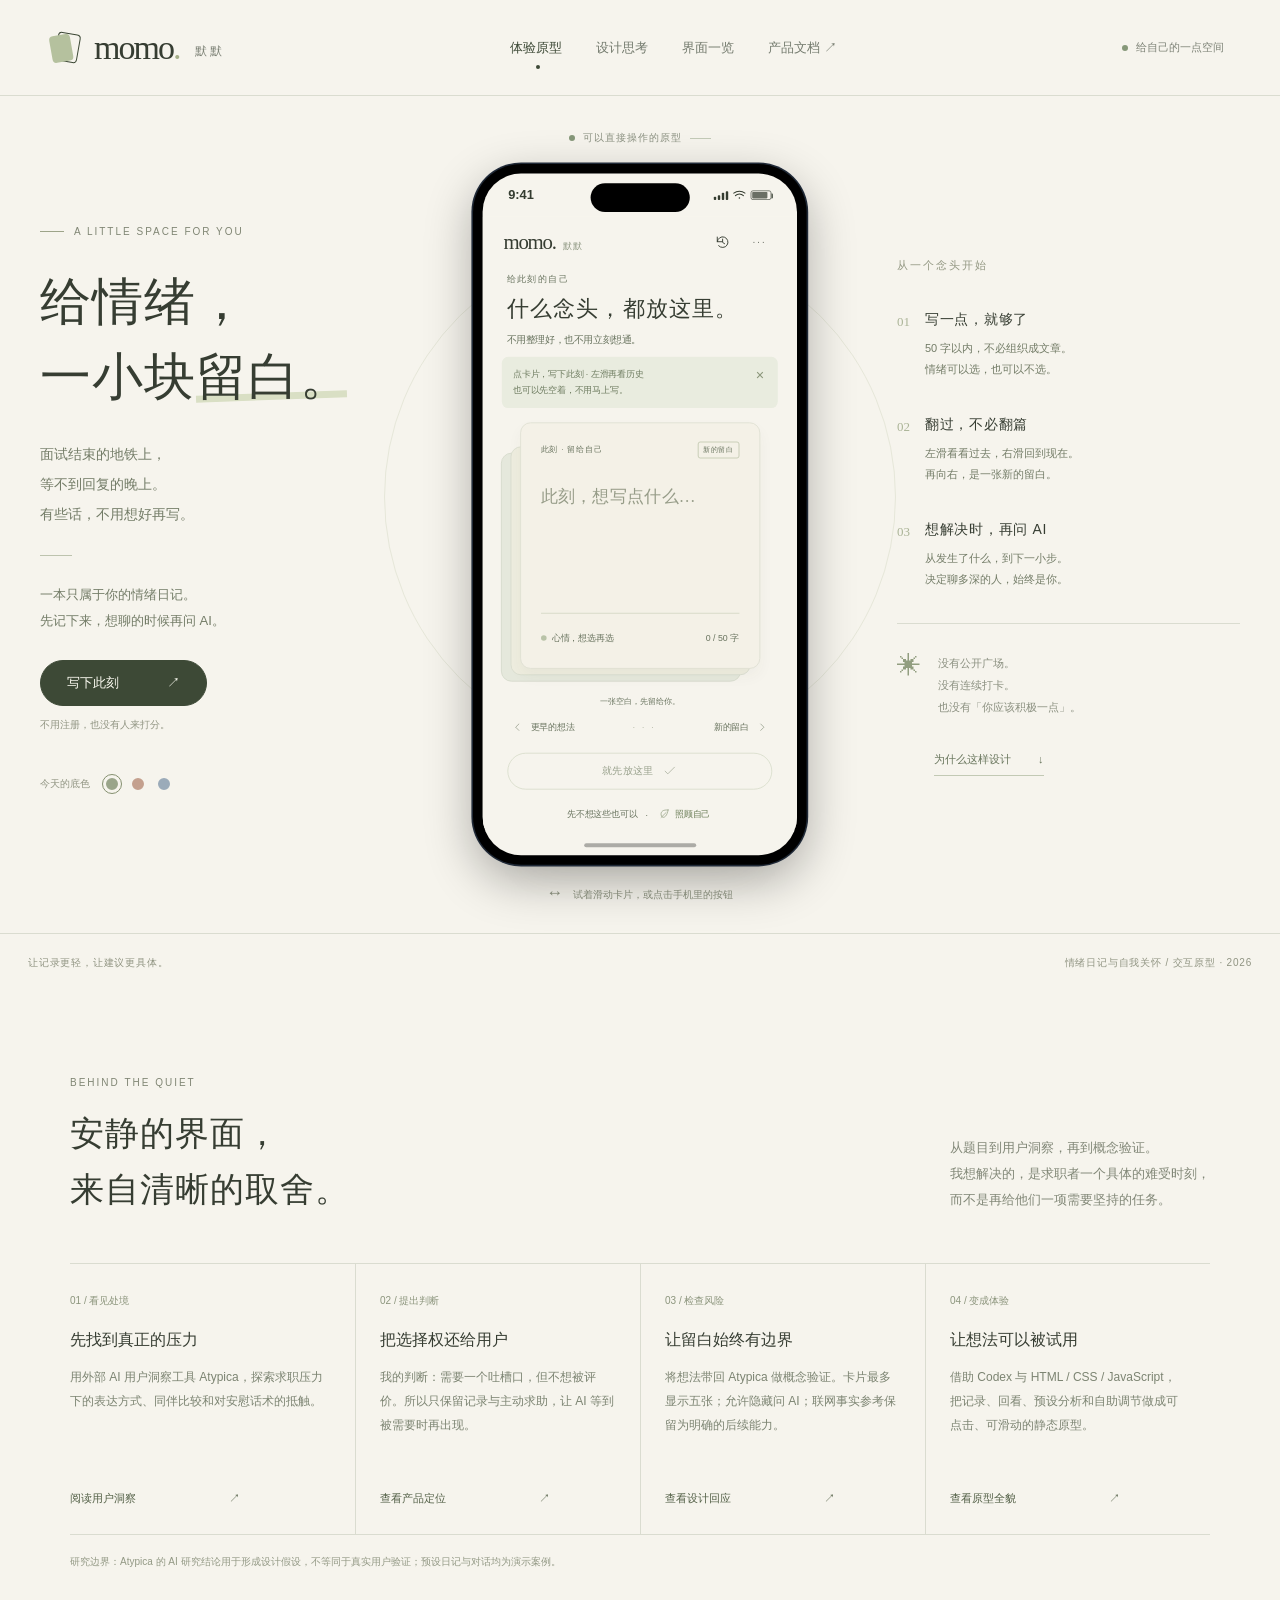
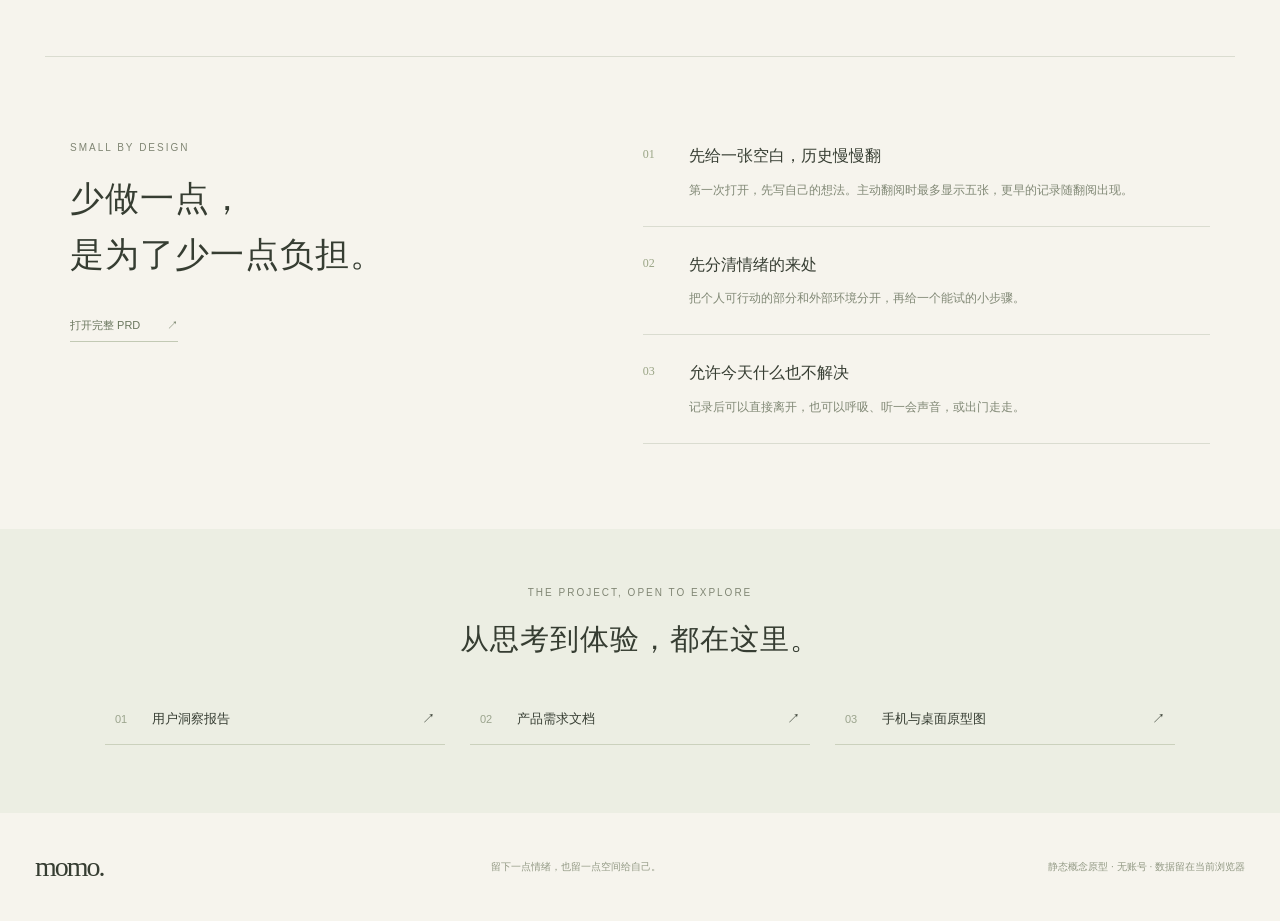
<file: index.html>
<!doctype html>
<!-- Design assumptions: a private pause for early-career job seekers; no account, social scores or unsolicited AI. The iPhone is the working product; the surrounding page documents the author's process. All stories are marked examples. -->
<html lang="zh-CN">
<head>
<meta charset="utf-8"><meta name="viewport" content="width=device-width, initial-scale=1"><meta name="theme-color" content="#f6f4ed">
<meta name="description" content="Momo 默默：给求职路上的情绪，一小块留白。可体验的情绪日记与自我关怀原型。">
<title>Momo 默默 · 给情绪一小块留白</title>
<link rel="icon" href="assets/favicon.svg" type="image/svg+xml"><link rel="stylesheet" href="styles/main.css?v=blank-stack-2">
<script defer src="scripts/ios-frame.js"></script><script defer src="scripts/data.js"></script><script defer src="scripts/care.js"></script><script defer src="scripts/app.js?v=blank-stack-2"></script>
</head>
<body>
<a class="skip-link" href="#phone-app">跳到可操作原型</a>
<header class="site-header">
<a class="brand" href="index.html" aria-label="Momo 默默首页"><span class="brand-mark" aria-hidden="true"></span><span class="wordmark">momo<span class="brand-dot">.</span></span><span class="brand-cn">默默</span></a>
<nav aria-label="网站导航"><a class="active" href="#experience">体验原型</a><a href="#thinking">设计思考</a><a href="prototypes.html">界面一览</a><a href="docs/prd.html">产品文档 ↗</a></nav>
<span class="header-note"><i></i> 给自己的一点空间</span>
</header>
<main>
<section class="experience" id="experience" aria-label="产品互动体验">
<div class="intro">
<div class="eyebrow"><span class="tiny-line"></span> A LITTLE SPACE FOR YOU</div>
<h1>给情绪，<br>一小块<span class="underline-word">留白。</span></h1>
<p class="intro-desc">面试结束的地铁上，<br>等不到回复的晚上。<br>有些话，不用想好再写。</p>
<div class="intro-rule"></div><p class="intro-small">一本只属于你的情绪日记。<br>先记下来，想聊的时候再问 AI。</p>
<button class="primary site-start" data-site-action="write">写下此刻 <span aria-hidden="true">↗</span></button>
<p class="quiet-caption">不用注册，也没有人来打分。</p>
<div class="theme-picker" aria-label="展示配色"><span>今天的底色</span><button class="theme-dot sage selected" aria-label="草木绿配色" aria-pressed="true" data-theme="sage"></button><button class="theme-dot clay" aria-label="暖陶配色" aria-pressed="false" data-theme="clay"></button><button class="theme-dot mist" aria-label="雾蓝配色" aria-pressed="false" data-theme="mist"></button></div>
</div>
<div class="device-column"><div class="device-caption"><span class="live-dot"></span> 可以直接操作的原型 <span class="caption-line"></span></div><div class="device-fit" id="device-fit"><div id="device-mount"></div></div><p class="device-footnote"><span aria-hidden="true">↔</span> 试着滑动卡片，或点击手机里的按钮</p></div>
<aside class="experience-notes" aria-label="体验指引">
<div class="aside-eyebrow">从一个念头开始</div>
<button class="experience-step selected" data-site-action="home"><span class="step-no">01</span><span><strong>写一点，就够了</strong><small>50 字以内，不必组织成文章。<br>情绪可以选，也可以不选。</small></span></button>
<button class="experience-step" data-site-action="history"><span class="step-no">02</span><span><strong>翻过，不必翻篇</strong><small>左滑看看过去，右滑回到现在。<br>再向右，是一张新的留白。</small></span></button>
<button class="experience-step" data-site-action="chat"><span class="step-no">03</span><span><strong>想解决时，再问 AI</strong><small>从发生了什么，到下一小步。<br>决定聊多深的人，始终是你。</small></span></button>
<div class="aside-bottom"><span class="note-star" aria-hidden="true">✳</span><p>没有公开广场。<br>没有连续打卡。<br>也没有「你应该积极一点」。</p></div>
<a class="text-link" href="#thinking">为什么这样设计 <span>↓</span></a>
</aside>
</section>
<div class="page-divider"><span>让记录更轻，让建议更具体。</span><span>情绪日记与自我关怀 / 交互原型 · 2026</span></div>
<section class="thinking section-wrap" id="thinking">
<div class="section-heading"><div><p class="eyebrow">BEHIND THE QUIET</p><h2>安静的界面，<br>来自清晰的取舍。</h2></div><p>从题目到用户洞察，再到概念验证。<br>我想解决的，是求职者一个具体的难受时刻，<br>而不是再给他们一项需要坚持的任务。</p></div>
<div class="design-chain">
<article><span class="chapter">01 / 看见处境</span><h3>先找到真正的压力</h3><p>用外部 AI 用户洞察工具 Atypica，探索求职压力下的表达方式、同伴比较和对安慰话术的抵触。</p><a href="docs/report.html">阅读用户洞察 <span>↗</span></a></article>
<article><span class="chapter">02 / 提出判断</span><h3>把选择权还给用户</h3><p>我的判断：需要一个吐槽口，但不想被评价。所以只保留记录与主动求助，让 AI 等到被需要时再出现。</p><a href="docs/prd.html#positioning">查看产品定位 <span>↗</span></a></article>
<article><span class="chapter">03 / 检查风险</span><h3>让留白始终有边界</h3><p>将想法带回 Atypica 做概念验证。卡片最多显示五张；允许隐藏问 AI；联网事实参考保留为明确的后续能力。</p><a href="docs/prd.html#risks">查看设计回应 <span>↗</span></a></article>
<article><span class="chapter">04 / 变成体验</span><h3>让想法可以被试用</h3><p>借助 Codex 与 HTML / CSS / JavaScript，把记录、回看、预设分析和自助调节做成可点击、可滑动的静态原型。</p><a href="prototypes.html">查看原型全貌 <span>↗</span></a></article>
</div>
<div class="research-note">研究边界：Atypica 的 AI 研究结论用于形成设计假设，不等同于真实用户验证；预设日记与对话均为演示案例。</div>
</section>
<section class="decisions section-wrap">
<div><p class="eyebrow">SMALL BY DESIGN</p><h2>少做一点，<br>是为了少一点负担。</h2><a class="text-link" href="docs/prd.html">打开完整 PRD <span>↗</span></a></div>
<div class="decision-list"><div><span>01</span><h3>先给一张空白，历史慢慢翻</h3><p>第一次打开，先写自己的想法。主动翻阅时最多显示五张，更早的记录随翻阅出现。</p></div><div><span>02</span><h3>先分清情绪的来处</h3><p>把个人可行动的部分和外部环境分开，再给一个能试的小步骤。</p></div><div><span>03</span><h3>允许今天什么也不解决</h3><p>记录后可以直接离开，也可以呼吸、听一会声音，或出门走走。</p></div></div>
</section>
<section class="deliverables section-wrap"><p class="eyebrow">THE PROJECT, OPEN TO EXPLORE</p><h2>从思考到体验，都在这里。</h2><div><a href="docs/report.html"><span>01</span> 用户洞察报告 <b>↗</b></a><a href="docs/prd.html"><span>02</span> 产品需求文档 <b>↗</b></a><a href="prototypes.html"><span>03</span> 手机与桌面原型图 <b>↗</b></a></div></section>
</main>
<footer class="site-footer"><span class="wordmark">momo.</span><p>留下一点情绪，也留一点空间给自己。</p><span>静态概念原型 · 无账号 · 数据留在当前浏览器</span></footer>
<noscript><div class="noscript">请开启 JavaScript 体验原型；用户洞察和 PRD 可直接阅读。</div></noscript>
</body></html>
</file>
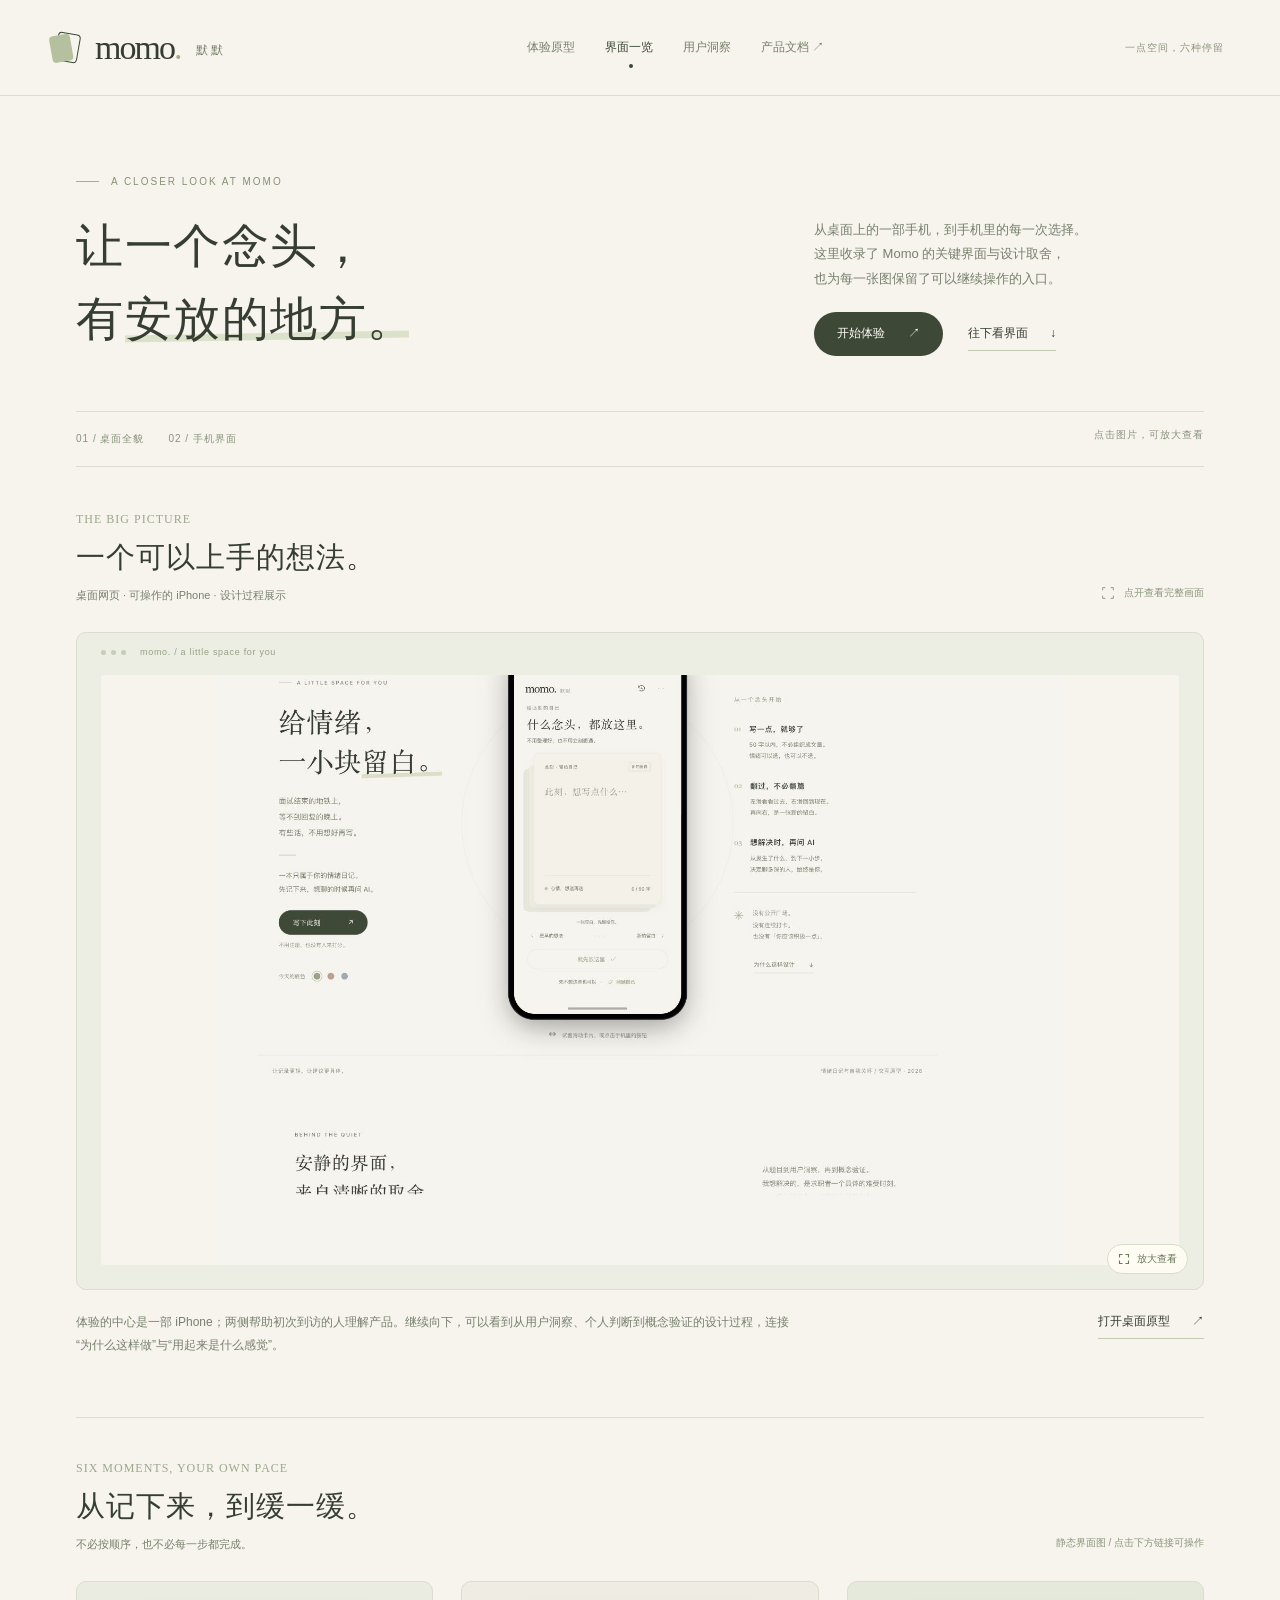
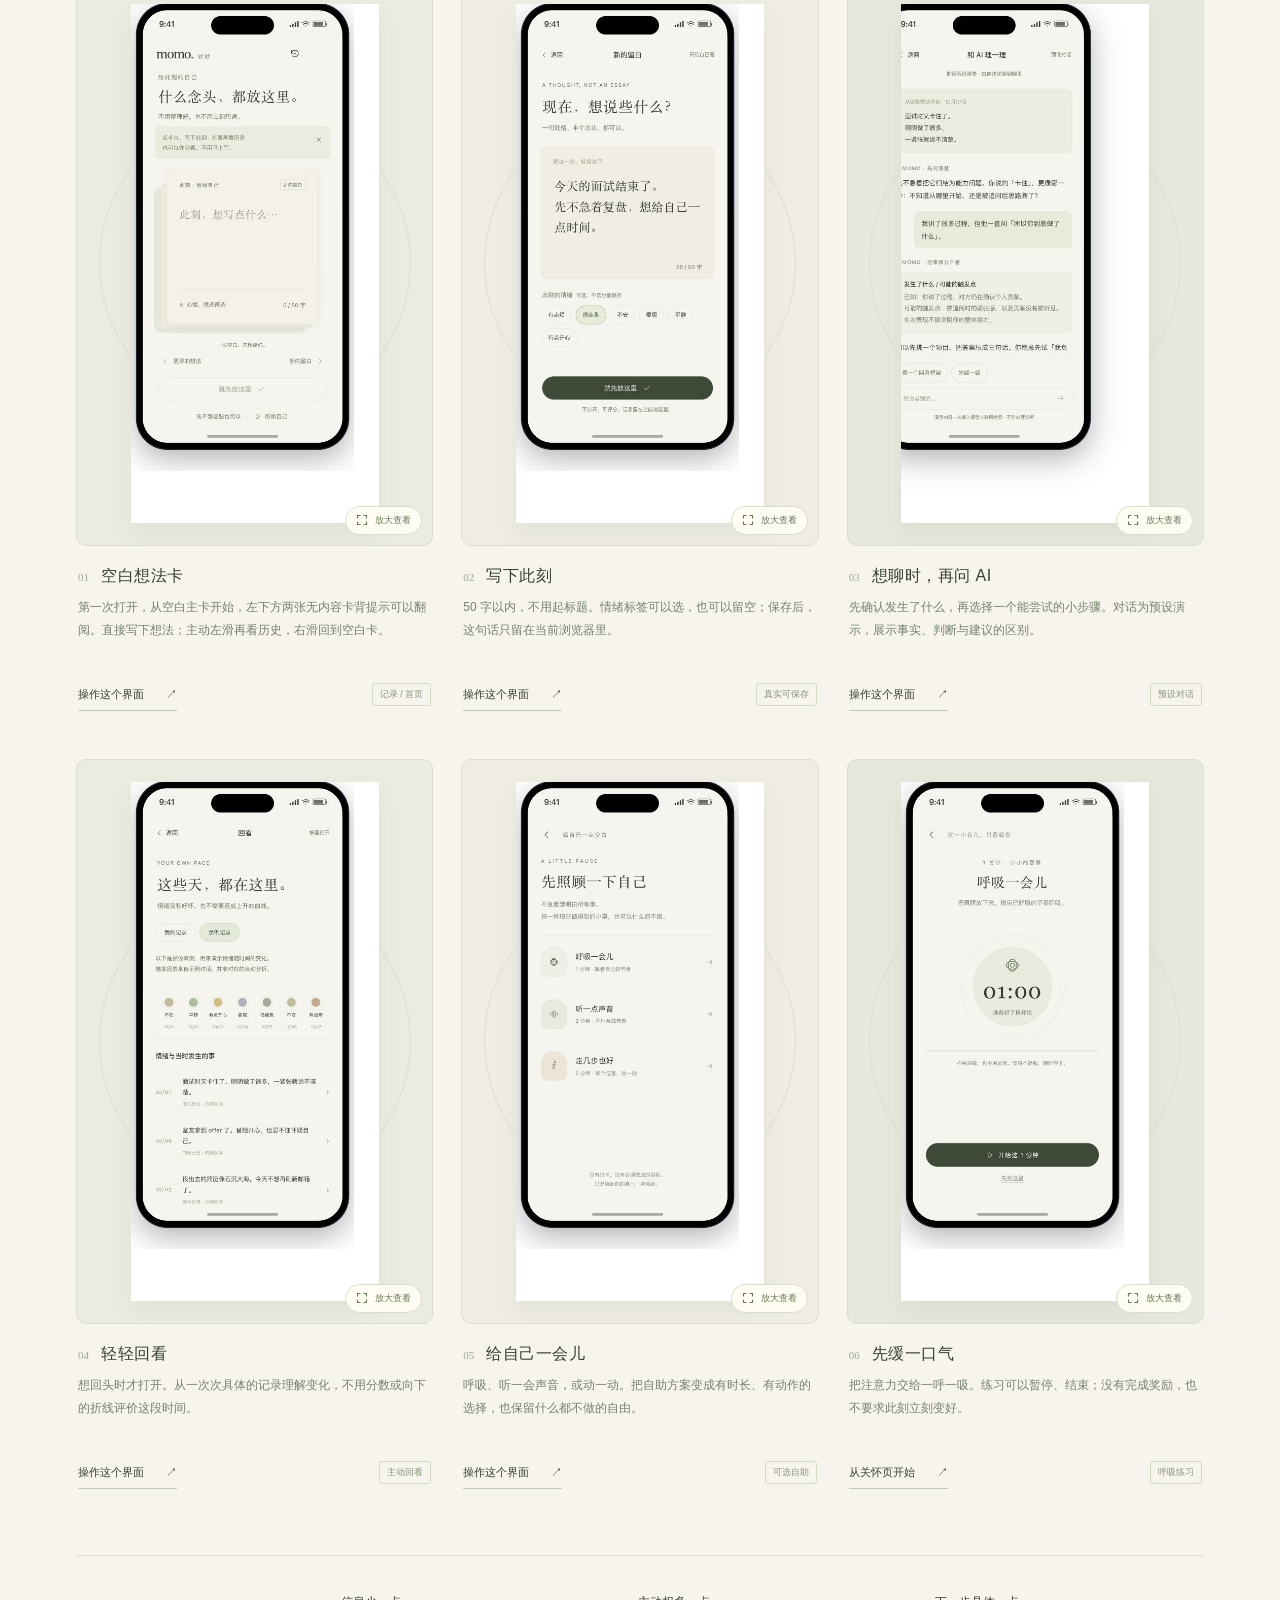
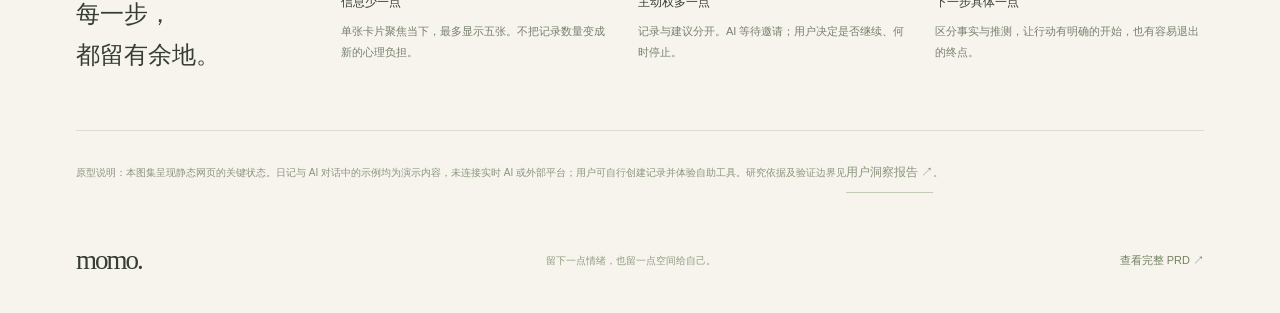
<file: prototypes.html>
<!doctype html>
<html lang="zh-CN">
<head>
  <meta charset="utf-8">
  <meta name="viewport" content="width=device-width, initial-scale=1">
  <meta name="theme-color" content="#f6f4ed">
  <meta name="description" content="Momo 默默的桌面与手机原型图集：从一句情绪记录，到按需 AI 和可随时停止的自我关怀。">
  <title>界面一览 · Momo 默默</title>
  <link rel="icon" href="assets/favicon.svg" type="image/svg+xml">
  <style>
    :root{--bg:#f6f4ed;--paper:#fffdf6;--ink:#363d32;--accent:#3d4936;--muted:#77806d;--line:#daddd0;--sage:#e7ebdc;--serif:'Songti SC','STSong','Noto Serif CJK SC',Georgia,serif;--sans:-apple-system,BlinkMacSystemFont,'PingFang SC','Microsoft YaHei',sans-serif}
    *{box-sizing:border-box}html{scroll-behavior:smooth}body{margin:0;background:var(--bg);color:var(--ink);font-family:var(--sans);font-size:14px;-webkit-font-smoothing:antialiased}button,a{-webkit-tap-highlight-color:transparent}a{color:inherit;text-decoration:none}button{font:inherit;color:inherit;cursor:pointer}button:focus-visible,a:focus-visible{outline:2px solid #687950;outline-offset:5px}h1,h2,h3,p{margin:0}p{line-height:1.9;text-wrap:pretty}.skip{position:fixed;top:-80px;left:20px;background:var(--accent);color:white;padding:14px;z-index:20}.skip:focus{top:12px}
    .header{height:96px;max-width:1392px;padding:0 56px;margin:auto;border-bottom:1px solid var(--line);display:flex;align-items:center;justify-content:space-between;gap:28px}.brand{display:flex;align-items:center;gap:11px}.brand-mark{position:relative;width:23px;height:29px;border:1.5px solid var(--accent);border-radius:4px;transform:rotate(10deg);margin-right:5px}.brand-mark:before{content:'';position:absolute;width:21px;height:27px;left:-6px;top:2px;transform:rotate(-20deg);background:#b5c19e;border-radius:4px;z-index:-1}.wordmark{font-family:Georgia,serif;font-size:34px;letter-spacing:-2px}.wordmark span{color:#a4ae88}.brand-cn{font-size:12px;letter-spacing:3px;color:var(--muted);margin:6px 0 0 5px}.header nav{display:flex;gap:30px;font-size:12px;align-items:center}.header nav a{padding:14px 0;color:var(--muted);position:relative}.header nav a:hover,.header nav a[aria-current]{color:var(--accent)}.header nav a[aria-current]:after{content:'';width:4px;height:4px;background:var(--accent);border-radius:50%;position:absolute;bottom:2px;left:50%}.header-note{font-size:10px;letter-spacing:1px;color:#8a947c}
    main{max-width:1192px;margin:auto;padding:0 32px}.hero{padding:76px 0 55px;display:grid;grid-template-columns:1fr 390px;gap:50px;align-items:end}.eyebrow{color:#879276;font-size:10px;letter-spacing:2px;display:flex;gap:12px;align-items:center}.eyebrow:before{content:'';width:23px;height:1px;background:#a6b090}h1{font-family:var(--serif);font-size:47px;line-height:1.55;letter-spacing:1.5px;font-weight:500;margin-top:19px}h1 span{position:relative;white-space:nowrap}h1 span:after{content:'';height:7px;position:absolute;left:0;right:7px;bottom:5px;background:#dce2ca;z-index:-1;transform:rotate(-1deg)}.hero-copy>p{font-size:13px;color:var(--muted)}.hero-copy .hero-links{display:flex;gap:25px;margin-top:20px;align-items:center}.text-link{font-size:12px;display:inline-flex;gap:22px;align-items:center;padding:8px 0;border-bottom:1px solid #c2ccb2}.primary-link{background:var(--accent);color:var(--paper);border-radius:40px;display:inline-flex;align-items:center;gap:23px;padding:13px 23px;font-size:12px;min-height:44px}.primary-link:hover{background:#526044}.index-bar{border-top:1px solid var(--line);border-bottom:1px solid var(--line);padding:16px 0;display:flex;justify-content:space-between;gap:25px;color:#89937d;font-size:10px;letter-spacing:1px}.index-bar nav{display:flex;gap:24px}.index-bar a{padding:4px 0}.index-bar a:hover{color:var(--accent)}
    .desktop-section{padding:45px 0 60px}.section-head{display:flex;align-items:end;justify-content:space-between;gap:30px;margin-bottom:26px}.section-head h2{font-family:var(--serif);font-size:29px;line-height:1.6;font-weight:500;letter-spacing:1px}.section-head p{font-size:11px;color:var(--muted);margin-top:5px}.section-label{font-family:Georgia,serif;font-size:12px;color:#9ca78c;letter-spacing:1px;margin-bottom:7px;display:block}.zoom-help{display:flex;gap:8px;align-items:center;font-size:10px;color:#8a957b;white-space:nowrap;padding-bottom:5px}.zoom-help svg{width:16px;height:16px;stroke:currentColor;fill:none;stroke-width:1.4}
    .preview-button{display:block;width:100%;border:1px solid var(--line);padding:0;background:#eceee3;position:relative;overflow:hidden;transition:border-color .2s,box-shadow .2s}.preview-button:hover{border-color:#aeb99b;box-shadow:0 8px 28px #4656360b}.desktop-preview{border-radius:10px;padding:17px 24px 24px;background:#eceee3}.browser-strip{height:25px;display:flex;align-items:flex-start;gap:5px}.browser-strip i{width:5px;height:5px;border-radius:50%;background:#c5ceba}.browser-strip span{font-size:9px;margin-left:9px;color:#96a085;letter-spacing:.7px;margin-top:-3px}.desktop-preview img{display:block;width:100%;max-height:590px;object-fit:contain;object-position:top center;border-radius:3px;background:var(--bg)}.zoom-tag{position:absolute;right:15px;bottom:15px;display:flex;align-items:center;gap:7px;background:#fffdf4eb;border:1px solid #d6dec9;padding:7px 10px;border-radius:20px;font-size:10px;color:#687957;backdrop-filter:blur(8px)}.zoom-tag svg{width:12px;height:12px;stroke:currentColor;fill:none;stroke-width:1.5}.desktop-caption{display:flex;justify-content:space-between;gap:25px;align-items:start;margin-top:21px}.desktop-caption p{max-width:720px;font-size:12px;color:var(--muted)}.desktop-caption .text-link{white-space:nowrap;padding-top:2px}
    .mobile-section{border-top:1px solid var(--line);padding:43px 0 66px}.mobile-grid{display:grid;grid-template-columns:repeat(3,minmax(0,1fr));column-gap:28px;row-gap:48px}.screen-card{min-width:0}.screen-preview{border-radius:10px;height:565px;display:flex;align-items:center;justify-content:center;padding:22px 20px;background:#eaece1}.screen-card:nth-child(2) .screen-preview,.screen-card:nth-child(5) .screen-preview{background:#efede3}.screen-card:nth-child(3) .screen-preview,.screen-card:nth-child(6) .screen-preview{background:#e5e9dc}.screen-preview:before{content:'';position:absolute;border:1px solid #d8dfca;border-radius:50%;width:310px;height:310px;pointer-events:none}.screen-preview img{display:block;max-width:100%;max-height:100%;width:auto;height:auto;position:relative;z-index:1;filter:drop-shadow(0 12px 10px #46533a10)}.screen-preview .zoom-tag{z-index:2;right:10px;bottom:10px;font-size:9px}.screen-info{padding:20px 2px 0}.screen-title{display:flex;gap:12px;align-items:baseline;margin-bottom:9px}.screen-no{font-family:Georgia,serif;color:#9ea88c;font-size:11px}.screen-title h3{font-size:16px;font-weight:500;letter-spacing:.5px}.screen-info>p{font-size:12px;color:var(--muted);line-height:1.95;min-height:70px}.screen-actions{display:flex;align-items:center;justify-content:space-between;margin-top:13px;gap:12px}.screen-actions .text-link{font-size:11px;gap:22px}.state-tag{font-size:9px;color:#879479;border:1px solid #d2dac5;padding:4px 7px;border-radius:3px;white-space:nowrap}.fallback{display:none;text-align:center;position:relative;padding:25px;color:var(--muted);font-size:12px;line-height:2}.is-missing .fallback{display:block}.is-missing img{display:none}.desktop-preview.is-missing .fallback{min-height:260px;place-content:center}.screen-preview.is-missing .fallback{max-width:230px}.fallback strong{display:block;font-family:var(--serif);font-size:24px;font-weight:500;margin-bottom:10px}
    .design-note{border-top:1px solid var(--line);padding:38px 0 55px;display:grid;grid-template-columns:220px 1fr;gap:45px}.design-note h2{font-family:var(--serif);font-size:24px;line-height:1.7;font-weight:500}.note-columns{display:grid;grid-template-columns:repeat(3,1fr);gap:28px}.note-columns h3{font-size:12px;font-weight:500;margin-bottom:10px}.note-columns p{font-size:11px;color:var(--muted)}.footnote{font-size:10px;color:#8a957d;line-height:1.9;border-top:1px solid var(--line);padding:22px 0 30px}.footer{max-width:1192px;padding:22px 32px 37px;margin:auto;display:flex;gap:20px;align-items:center;justify-content:space-between}.footer .wordmark{font-size:27px}.footer p{font-size:10px;color:#909b81}.footer a:last-child{font-size:11px;color:#738263}
    .lightbox{width:min(1190px,94vw);height:min(1040px,94dvh);max-width:none;max-height:none;border:1px solid #8b947f;border-radius:14px;padding:0;background:var(--bg);color:var(--ink);box-shadow:0 25px 90px #1827114d}.lightbox::backdrop{background:#273124ad;backdrop-filter:blur(6px)}.lightbox-inner{display:flex;flex-direction:column;height:100%}.lightbox-top{display:flex;align-items:center;justify-content:space-between;padding:17px 22px;border-bottom:1px solid var(--line);gap:14px}.lightbox-heading{display:flex;align-items:baseline;gap:13px}.lightbox-counter{font-family:Georgia,serif;font-size:11px;color:#8e9b7d}.lightbox-top h2{font-family:var(--serif);font-size:23px;font-weight:500}.close-button,.arrow-button{border:1px solid #d0d9c2;border-radius:50%;background:var(--bg);width:42px;height:42px;display:inline-flex;align-items:center;justify-content:center;flex:0 0 auto}.close-button svg,.arrow-button svg{width:18px;height:18px;fill:none;stroke:currentColor;stroke-width:1.5}.close-button:hover,.arrow-button:hover{background:var(--sage)}.lightbox-body{flex:1;min-height:0;display:flex;align-items:center;justify-content:center;position:relative;padding:22px 72px;background:#eaece1;overflow:auto}.lightbox-body img{max-width:100%;max-height:100%;object-fit:contain;border-radius:4px;display:block;filter:drop-shadow(0 9px 14px #283a2014)}.arrow-button{position:absolute;top:50%;transform:translateY(-50%)}.arrow-button.prev{left:17px}.arrow-button.next{right:17px}.lightbox-bottom{padding:17px 22px;display:flex;align-items:center;justify-content:space-between;gap:25px;border-top:1px solid var(--line)}.lightbox-bottom p{font-size:11px;color:var(--muted);max-width:650px}.lightbox-links{display:flex;gap:20px;align-items:center;white-space:nowrap}.lightbox-links .text-link{font-size:11px}.lightbox-links .primary-link{min-height:40px;padding:11px 18px;font-size:11px}.image-error{font-size:13px;color:var(--muted);line-height:2;text-align:center}.image-error[hidden]{display:none}
    @media(min-width:1450px){.screen-preview{height:605px}}@media(max-width:1100px){.header{padding:0 30px}.header-note{display:none}.header nav{gap:23px}.hero{grid-template-columns:1fr 340px}.hero h1{font-size:42px}.screen-preview{height:500px;padding:21px 15px}.mobile-grid{gap:40px 22px}.design-note{grid-template-columns:180px 1fr;gap:25px}.note-columns{gap:20px}}
    @media(max-width:850px){.header{height:82px}.header nav{gap:19px;font-size:11px}.hero{grid-template-columns:1fr;gap:24px;padding-top:48px}.hero h1 br{display:none}.hero-copy{display:flex;justify-content:space-between;gap:20px;align-items:end}.hero-copy .hero-links{flex-shrink:0;margin-top:0;gap:16px}.hero-copy .hero-links>.text-link{display:none}.mobile-grid{grid-template-columns:repeat(2,minmax(0,1fr));gap:38px 23px}.screen-preview{height:580px}.design-note{grid-template-columns:1fr;gap:23px}.design-note h2 br{display:none}.lightbox-top h2{font-size:20px}.lightbox-bottom{align-items:start}.lightbox-links{gap:14px}.lightbox-links .text-link{display:none}.lightbox-body{padding:18px 63px}}
    @media(max-width:600px){.header{padding:0 22px;height:72px;gap:15px}.wordmark{font-size:29px}.brand-cn,.header nav a[aria-current]{display:none}.header nav{gap:16px;font-size:10px}.brand-mark{width:20px;height:25px;margin-right:0}.brand-mark:before{width:18px;height:23px}.brand{gap:8px}main{padding:0 22px}.hero{padding:39px 0 30px;gap:18px}.hero h1{font-size:33px;margin-top:15px;letter-spacing:.5px}.hero h1 br{display:block}.hero-copy{display:block}.hero-copy>p{font-size:12px}.hero-copy .hero-links{margin-top:20px}.hero-copy .hero-links>.text-link{display:inline-flex}.eyebrow{font-size:9px;letter-spacing:1.7px}.index-bar{font-size:9px;padding:12px 0;gap:15px}.index-bar nav{gap:14px}.index-bar>span{max-width:100px;text-align:right;line-height:1.8;letter-spacing:0}.section-head{gap:14px;margin-bottom:21px}.section-head h2{font-size:26px}.section-head p{font-size:10px}.section-label{font-size:10px}.zoom-help{font-size:9px;gap:5px}.desktop-section{padding:33px 0 38px}.desktop-preview{padding:9px 10px 12px;border-radius:7px}.browser-strip{height:15px;gap:4px}.browser-strip i{width:3px;height:3px}.browser-strip span{font-size:7px;margin-left:5px}.desktop-preview .zoom-tag{font-size:8px;right:7px;bottom:7px;padding:5px 7px}.desktop-caption{display:block;margin-top:15px}.desktop-caption p{font-size:11px}.desktop-caption .text-link{margin-top:10px;font-size:10px}.mobile-section{padding:32px 0 39px}.mobile-section .section-head{display:block}.mobile-section .zoom-help{margin-top:11px}.mobile-grid{gap:30px 15px}.screen-preview{height:345px;padding:13px 9px;border-radius:7px}.screen-preview:before{height:190px;width:190px}.screen-preview .zoom-tag{font-size:0;border:0;padding:5px;right:7px;bottom:7px;gap:0}.screen-preview .zoom-tag svg{width:11px;height:11px}.screen-info{padding:14px 0 0}.screen-title{gap:6px;align-items:baseline;margin-bottom:7px}.screen-no{font-size:9px}.screen-title h3{font-size:13px;letter-spacing:0}.screen-info>p{font-size:10px;min-height:77px;line-height:1.9}.screen-actions{display:block;margin-top:7px}.screen-actions .text-link{font-size:10px;gap:16px}.state-tag{display:none}.design-note{padding:29px 0 31px;gap:21px}.design-note h2{font-size:23px}.note-columns{grid-template-columns:1fr;gap:19px}.note-columns article{display:grid;grid-template-columns:96px 1fr;gap:12px}.note-columns h3{font-size:11px;margin-top:2px;margin-bottom:0}.note-columns p{font-size:10px}.footnote{font-size:9px;padding:19px 0 23px}.footer{padding:16px 22px 30px;gap:13px;flex-wrap:wrap}.footer p{font-size:9px}.footer a:last-child{font-size:10px;margin-left:auto}.fallback{padding:12px;font-size:10px}.fallback strong{font-size:19px}.lightbox{width:96vw;height:93dvh;border-radius:10px}.lightbox-top{padding:12px 14px}.lightbox-top h2{font-size:20px}.lightbox-heading{gap:8px}.close-button{width:36px;height:36px}.lightbox-body{padding:17px 33px}.arrow-button{width:29px;height:29px;background:#f6f4eddd}.arrow-button.prev{left:3px}.arrow-button.next{right:3px}.arrow-button svg{width:14px}.lightbox-bottom{display:block;padding:13px 16px}.lightbox-bottom p{font-size:10px}.lightbox-links{margin-top:11px;justify-content:space-between}.lightbox-links .text-link{display:inline-flex;font-size:10px}.lightbox-links .primary-link{font-size:10px;padding:10px 15px;min-height:37px}}
    @media(max-width:380px){main{padding:0 17px}.header{padding:0 17px}.header nav{gap:12px}.hero h1{font-size:30px}.screen-preview{height:302px;padding:11px 7px}.mobile-grid{column-gap:11px}.screen-title h3{font-size:12px}.screen-info>p{min-height:95px}.zoom-help{white-space:normal;max-width:94px;line-height:1.6}}@media(prefers-reduced-motion:reduce){html{scroll-behavior:auto}*{transition:none!important}}
  </style>
</head>
<body>
  <a class="skip" href="#gallery">跳到原型图集</a>
  <header class="header">
    <a class="brand" href="index.html" aria-label="返回 Momo 默默首页"><span class="brand-mark" aria-hidden="true"></span><span class="wordmark">momo<span>.</span></span><span class="brand-cn">默默</span></a>
    <nav aria-label="网站导航"><a href="index.html">体验原型</a><a href="prototypes.html" aria-current="page">界面一览</a><a href="docs/report.html">用户洞察</a><a href="docs/prd.html">产品文档 ↗</a></nav>
    <span class="header-note">一点空间，六种停留</span>
  </header>
  <main>
    <section class="hero" aria-labelledby="page-title">
      <div><p class="eyebrow">A CLOSER LOOK AT MOMO</p><h1 id="page-title">让一个念头，<br>有<span>安放的地方。</span></h1></div>
      <div class="hero-copy"><p>从桌面上的一部手机，到手机里的每一次选择。<br>这里收录了 Momo 的关键界面与设计取舍，<br>也为每一张图保留了可以继续操作的入口。</p><div class="hero-links"><a class="primary-link" href="index.html">开始体验 <span aria-hidden="true">↗</span></a><a class="text-link" href="#gallery">往下看界面 <span aria-hidden="true">↓</span></a></div></div>
    </section>
    <div class="index-bar"><nav aria-label="图集目录"><a href="#desktop">01 / 桌面全貌</a><a href="#gallery">02 / 手机界面</a></nav><span>点击图片，可放大查看</span></div>
    <section class="desktop-section" id="desktop" aria-labelledby="desktop-title">
      <div class="section-head"><div><span class="section-label">THE BIG PICTURE</span><h2 id="desktop-title">一个可以上手的想法。</h2><p>桌面网页 · 可操作的 iPhone · 设计过程展示</p></div><span class="zoom-help"><svg viewBox="0 0 24 24" aria-hidden="true"><path d="M8 4H4v4m12-4h4v4M4 16v4h4m12-4v4h-4"/></svg>点开查看完整画面</span></div>
      <button class="preview-button desktop-preview" data-shot="0" aria-label="放大桌面网页原型图">
        <span class="browser-strip" aria-hidden="true"><i></i><i></i><i></i><span>momo. / a little space for you</span></span>
        <img src="prototypes/01-desktop.jpg" alt="Momo 桌面原型：左侧产品定位，中间可操作的 iPhone，右侧体验指引" width="1440" height="1000" fetchpriority="high">
        <span class="fallback"><strong>桌面全貌</strong>前往体验页，查看完整交互。</span>
        <span class="zoom-tag"><svg viewBox="0 0 16 16" aria-hidden="true"><path d="M6 2H2v4m8-4h4v4M2 10v4h4m8-4v4h-4"/></svg>放大查看</span>
      </button>
      <div class="desktop-caption"><p>体验的中心是一部 iPhone；两侧帮助初次到访的人理解产品。继续向下，可以看到从用户洞察、个人判断到概念验证的设计过程，连接“为什么这样做”与“用起来是什么感觉”。</p><a class="text-link" href="index.html" target="_blank" rel="noopener">打开桌面原型 <span aria-hidden="true">↗</span></a></div>
    </section>
    <section class="mobile-section" id="gallery" aria-labelledby="mobile-title">
      <div class="section-head"><div><span class="section-label">SIX MOMENTS, YOUR OWN PACE</span><h2 id="mobile-title">从记下来，到缓一缓。</h2><p>不必按顺序，也不必每一步都完成。</p></div><span class="zoom-help">静态界面图 / 点击下方链接可操作</span></div>
      <div class="mobile-grid">
        <article class="screen-card">
          <button class="preview-button screen-preview" data-shot="1" aria-label="放大空白想法卡首页"><img src="prototypes/02-mobile.jpg" alt="手机首页：可直接书写的空白主卡，左下方露出两张无内容卡背" width="417" height="876" loading="lazy"><span class="fallback"><strong>空白想法卡</strong>写一点，就够了。</span><span class="zoom-tag"><svg viewBox="0 0 16 16" aria-hidden="true"><path d="M6 2H2v4m8-4h4v4M2 10v4h4m8-4v4h-4"/></svg>放大查看</span></button>
          <div class="screen-info"><div class="screen-title"><span class="screen-no">01</span><h3>空白想法卡</h3></div><p>第一次打开，从空白主卡开始，左下方两张无内容卡背提示可以翻阅。直接写下想法；主动左滑再看历史，右滑回到空白卡。</p><div class="screen-actions"><a class="text-link" href="index.html?screen=home" target="_blank" rel="noopener">操作这个界面 <span aria-hidden="true">↗</span></a><span class="state-tag">记录 / 首页</span></div></div>
        </article>
        <article class="screen-card">
          <button class="preview-button screen-preview" data-shot="2" aria-label="放大写下此刻界面"><img src="prototypes/03-write.jpg" alt="新建记录界面：50 字输入区域和可选的情绪标签" width="417" height="876" loading="lazy"><span class="fallback"><strong>写下此刻</strong>不必是一篇日记。</span><span class="zoom-tag"><svg viewBox="0 0 16 16" aria-hidden="true"><path d="M6 2H2v4m8-4h4v4M2 10v4h4m8-4v4h-4"/></svg>放大查看</span></button>
          <div class="screen-info"><div class="screen-title"><span class="screen-no">02</span><h3>写下此刻</h3></div><p>50 字以内，不用起标题。情绪标签可以选，也可以留空；保存后，这句话只留在当前浏览器里。</p><div class="screen-actions"><a class="text-link" href="index.html?screen=write" target="_blank" rel="noopener">操作这个界面 <span aria-hidden="true">↗</span></a><span class="state-tag">真实可保存</span></div></div>
        </article>
        <article class="screen-card">
          <button class="preview-button screen-preview" data-shot="3" aria-label="放大按需 AI 建议界面"><img src="prototypes/04-ai.jpg" alt="AI 示例对话：从具体面试事实出发，区分外部问题与下一步行动" width="417" height="876" loading="lazy"><span class="fallback"><strong>想聊时再聊</strong>从发生了什么开始。</span><span class="zoom-tag"><svg viewBox="0 0 16 16" aria-hidden="true"><path d="M6 2H2v4m8-4h4v4M2 10v4h4m8-4v4h-4"/></svg>放大查看</span></button>
          <div class="screen-info"><div class="screen-title"><span class="screen-no">03</span><h3>想聊时，再问 AI</h3></div><p>先确认发生了什么，再选择一个能尝试的小步骤。对话为预设演示，展示事实、判断与建议的区别。</p><div class="screen-actions"><a class="text-link" href="index.html?screen=chat" target="_blank" rel="noopener">操作这个界面 <span aria-hidden="true">↗</span></a><span class="state-tag">预设对话</span></div></div>
        </article>
        <article class="screen-card">
          <button class="preview-button screen-preview" data-shot="4" aria-label="放大情绪回看界面"><img src="prototypes/05-review.jpg" alt="回看界面：按用户选择查看情绪记录，不以连续曲线评价情绪" width="417" height="876" loading="lazy"><span class="fallback"><strong>轻轻回看</strong>过去的某一刻。</span><span class="zoom-tag"><svg viewBox="0 0 16 16" aria-hidden="true"><path d="M6 2H2v4m8-4h4v4M2 10v4h4m8-4v4h-4"/></svg>放大查看</span></button>
          <div class="screen-info"><div class="screen-title"><span class="screen-no">04</span><h3>轻轻回看</h3></div><p>想回头时才打开。从一次次具体的记录理解变化，不用分数或向下的折线评价这段时间。</p><div class="screen-actions"><a class="text-link" href="index.html?screen=review" target="_blank" rel="noopener">操作这个界面 <span aria-hidden="true">↗</span></a><span class="state-tag">主动回看</span></div></div>
        </article>
        <article class="screen-card">
          <button class="preview-button screen-preview" data-shot="5" aria-label="放大自我关怀选择界面"><img src="prototypes/06-care.jpg" alt="自我关怀界面：可选择呼吸、声音或短暂活动，也可直接离开" width="417" height="876" loading="lazy"><span class="fallback"><strong>给自己一会儿</strong>选一个此刻需要的。</span><span class="zoom-tag"><svg viewBox="0 0 16 16" aria-hidden="true"><path d="M6 2H2v4m8-4h4v4M2 10v4h4m8-4v4h-4"/></svg>放大查看</span></button>
          <div class="screen-info"><div class="screen-title"><span class="screen-no">05</span><h3>给自己一会儿</h3></div><p>呼吸、听一会声音，或动一动。把自助方案变成有时长、有动作的选择，也保留什么都不做的自由。</p><div class="screen-actions"><a class="text-link" href="index.html?screen=care" target="_blank" rel="noopener">操作这个界面 <span aria-hidden="true">↗</span></a><span class="state-tag">可选自助</span></div></div>
        </article>
        <article class="screen-card">
          <button class="preview-button screen-preview" data-shot="6" aria-label="放大呼吸练习界面"><img src="prototypes/07-breathing.jpg" alt="呼吸练习界面：跟随圆形提示慢下来，可随时暂停或结束" width="417" height="876" loading="lazy"><span class="fallback"><strong>先缓一口气</strong>随时可以停下来。</span><span class="zoom-tag"><svg viewBox="0 0 16 16" aria-hidden="true"><path d="M6 2H2v4m8-4h4v4M2 10v4h4m8-4v4h-4"/></svg>放大查看</span></button>
          <div class="screen-info"><div class="screen-title"><span class="screen-no">06</span><h3>先缓一口气</h3></div><p>把注意力交给一呼一吸。练习可以暂停、结束；没有完成奖励，也不要求此刻立刻变好。</p><div class="screen-actions"><a class="text-link" href="index.html?screen=care" target="_blank" rel="noopener">从关怀页开始 <span aria-hidden="true">↗</span></a><span class="state-tag">呼吸练习</span></div></div>
        </article>
      </div>
    </section>
    <section class="design-note" aria-labelledby="design-title"><h2 id="design-title">每一步，<br>都留有余地。</h2><div class="note-columns"><article><h3>信息少一点</h3><p>单张卡片聚焦当下，最多显示五张。不把记录数量变成新的心理负担。</p></article><article><h3>主动权多一点</h3><p>记录与建议分开。AI 等待邀请；用户决定是否继续、何时停止。</p></article><article><h3>下一步具体一点</h3><p>区分事实与推测，让行动有明确的开始，也有容易退出的终点。</p></article></div></section>
    <p class="footnote">原型说明：本图集呈现静态网页的关键状态。日记与 AI 对话中的示例均为演示内容，未连接实时 AI 或外部平台；用户可自行创建记录并体验自助工具。研究依据及验证边界见<a class="text-link" href="docs/report.html">用户洞察报告 ↗</a>。</p>
  </main>
  <footer class="footer"><a class="wordmark" href="index.html" aria-label="Momo 首页">momo.</a><p>留下一点情绪，也留一点空间给自己。</p><a href="docs/prd.html">查看完整 PRD ↗</a></footer>
  <dialog class="lightbox" id="lightbox" aria-labelledby="lightbox-title" aria-describedby="lightbox-description">
    <div class="lightbox-inner"><div class="lightbox-top"><div class="lightbox-heading"><span class="lightbox-counter" id="lightbox-counter"></span><h2 id="lightbox-title">界面预览</h2></div><button class="close-button" id="close-lightbox" aria-label="关闭图片预览"><svg viewBox="0 0 24 24" aria-hidden="true"><path d="m6 6 12 12M18 6 6 18"/></svg></button></div>
      <div class="lightbox-body"><button class="arrow-button prev" id="previous-shot" aria-label="查看上一张原型图"><svg viewBox="0 0 24 24" aria-hidden="true"><path d="m15 5-7 7 7 7"/></svg></button><img id="lightbox-image" src="prototypes/01-desktop.jpg" alt=""><p class="image-error" id="image-error" hidden>这张图片暂时无法显示。<br>可以通过下方入口直接体验对应界面。</p><button class="arrow-button next" id="next-shot" aria-label="查看下一张原型图"><svg viewBox="0 0 24 24" aria-hidden="true"><path d="m9 5 7 7-7 7"/></svg></button></div>
      <div class="lightbox-bottom"><p id="lightbox-description"></p><div class="lightbox-links"><a class="text-link" id="original-image" href="prototypes/01-desktop.jpg" target="_blank" rel="noopener">打开原图 ↗</a><a class="primary-link" id="live-prototype" href="index.html" target="_blank" rel="noopener">操作这个界面 <span aria-hidden="true">↗</span></a></div></div>
    </div>
  </dialog>
  <script>
    (() => {
      const shots = [
        {title:'桌面全貌',file:'01-desktop.jpg',url:'index.html',description:'以可操作的 iPhone 为中心，让产品定位、体验指引和设计过程都能被看见。'},
        {title:'空白想法卡',file:'02-mobile.jpg',url:'index.html?screen=home',description:'新用户从空白主卡开始，左下方露出两张无文字、无情绪标签的卡背。主动左滑才展示历史内容，右滑回到空白卡；浏览历史时最多显示五张。'},
        {title:'写下此刻',file:'03-write.jpg',url:'index.html?screen=write',description:'50 字以内，可以不选情绪。保存只发生在当前浏览器，不需要注册账号。'},
        {title:'想聊时，再问 AI',file:'04-ai.jpg',url:'index.html?screen=chat',description:'这是预设的 AI 对话示例：从事实出发，区分外部环境与个人可以尝试的下一步。'},
        {title:'轻轻回看',file:'05-review.jpg',url:'index.html?screen=review',description:'由用户主动回看某一次记录，理解变化，而不把情绪变成成绩。'},
        {title:'给自己一会儿',file:'06-care.jpg',url:'index.html?screen=care',description:'选择呼吸、声音或活动，也可以直接离开。每一种照顾，都由自己决定。'},
        {title:'先缓一口气',file:'07-breathing.jpg',url:'index.html?screen=care',description:'从关怀页打开呼吸练习。跟随提示慢下来，可随时暂停或结束。'}
      ];
      const dialog = document.getElementById('lightbox');
      const image = document.getElementById('lightbox-image');
      const error = document.getElementById('image-error');
      let current = 0;
      let trigger = null;
      function showShot(index) {
        current = (index + shots.length) % shots.length;
        const shot = shots[current];
        document.getElementById('lightbox-title').textContent = shot.title;
        document.getElementById('lightbox-counter').textContent = String(current + 1).padStart(2,'0') + ' / ' + String(shots.length).padStart(2,'0');
        document.getElementById('lightbox-description').textContent = shot.description;
        document.getElementById('original-image').href = 'prototypes/' + shot.file;
        document.getElementById('live-prototype').href = shot.url;
        image.hidden = false;
        image.style.display = '';
        error.hidden = true;
        image.alt = shot.title + '原型图';
        image.src = 'prototypes/' + shot.file;
      }
      document.querySelectorAll('[data-shot]').forEach(button => button.addEventListener('click', () => {
        trigger = button;
        showShot(Number(button.dataset.shot));
        if (typeof dialog.showModal === 'function') { dialog.showModal(); document.body.style.overflow = 'hidden'; }
        else { window.open('prototypes/' + shots[current].file, '_blank', 'noopener'); }
      }));
      document.getElementById('close-lightbox').addEventListener('click', () => dialog.close());
      document.getElementById('previous-shot').addEventListener('click', () => showShot(current - 1));
      document.getElementById('next-shot').addEventListener('click', () => showShot(current + 1));
      dialog.addEventListener('keydown', event => {
        if (event.key === 'ArrowLeft') { event.preventDefault(); showShot(current - 1); }
        if (event.key === 'ArrowRight') { event.preventDefault(); showShot(current + 1); }
      });
      dialog.addEventListener('click', event => { if (event.target === dialog) dialog.close(); });
      dialog.addEventListener('close', () => { document.body.style.overflow = ''; if (trigger) trigger.focus(); });
      image.addEventListener('error', () => { image.hidden = true; image.style.display = 'none'; error.hidden = false; });
      image.addEventListener('load', () => { image.hidden = false; image.style.display = ''; error.hidden = true; });
      document.querySelectorAll('.preview-button img').forEach(img => {
        const button = img.closest('.preview-button');
        img.addEventListener('error', () => button.classList.add('is-missing'));
        img.addEventListener('load', () => button.classList.remove('is-missing'));
        if (img.complete && img.naturalWidth === 0) button.classList.add('is-missing');
      });
    })();
  </script>
</body>
</html>
</file>
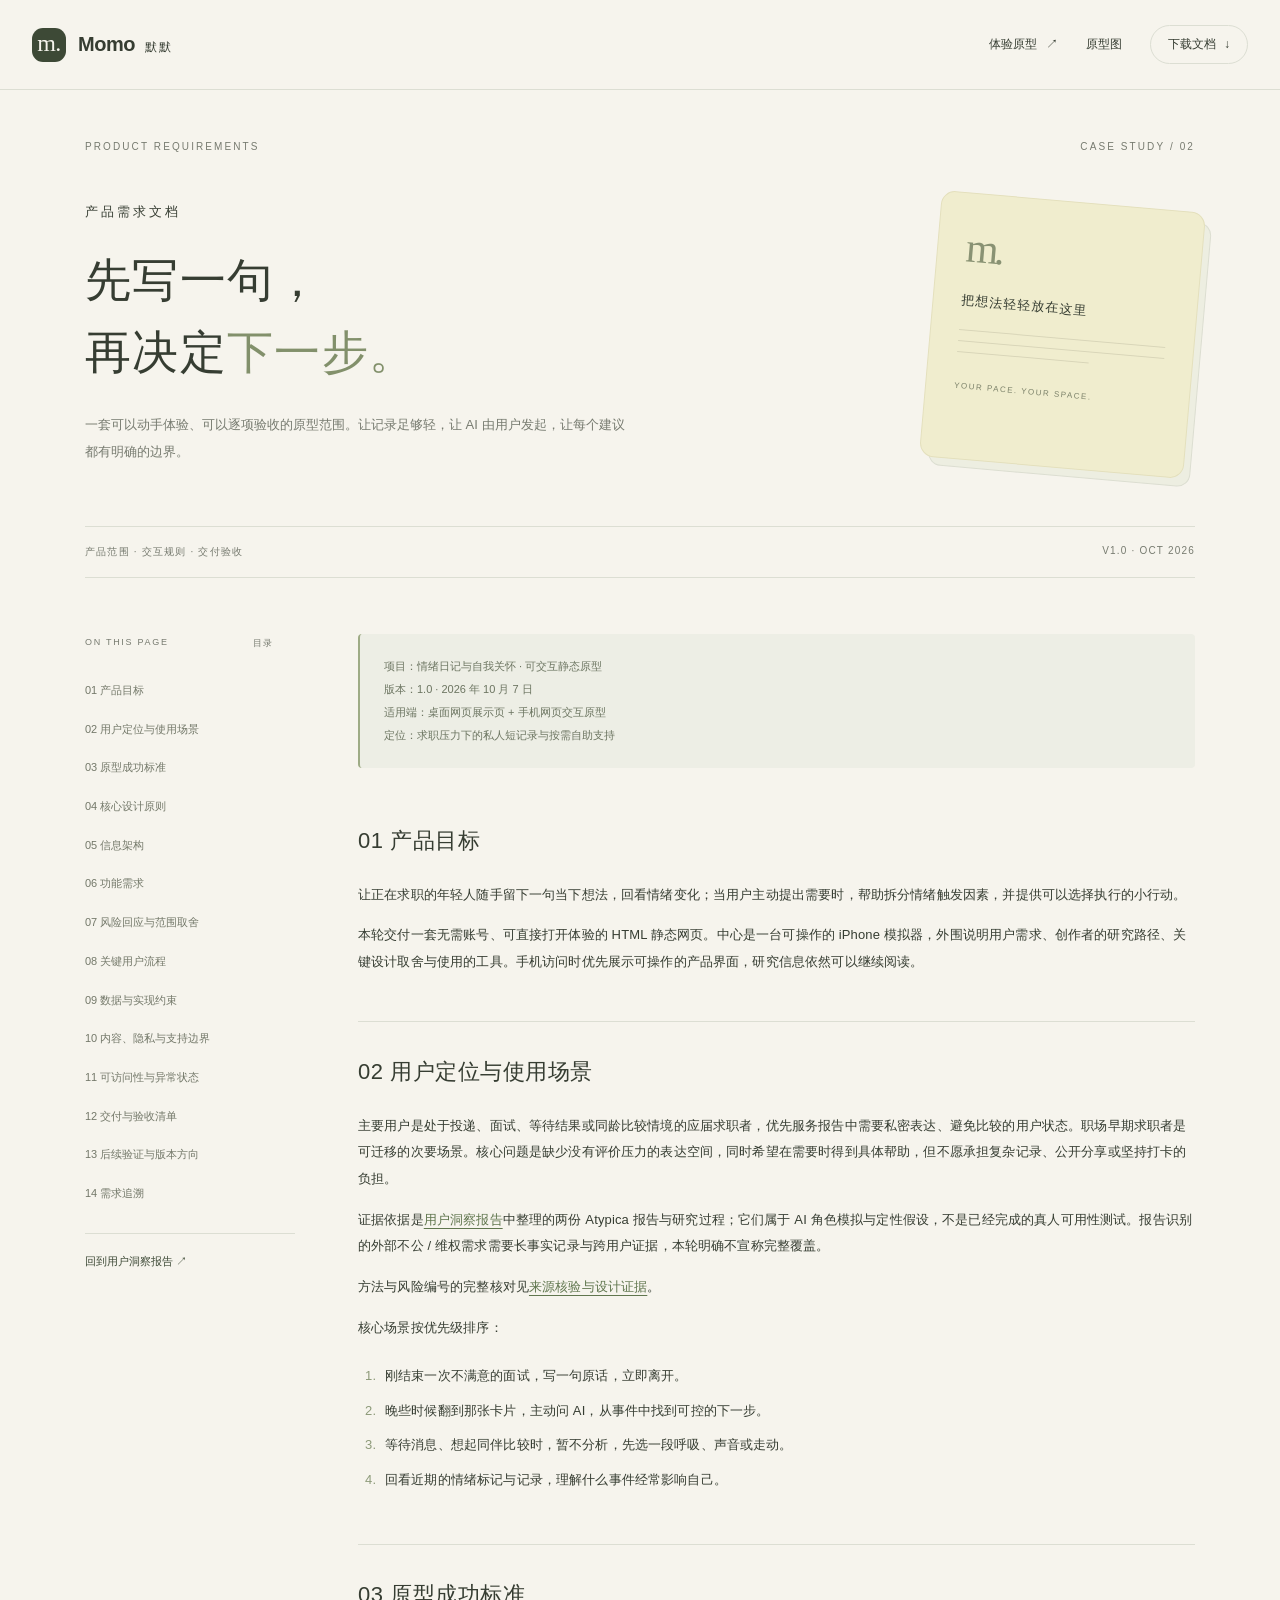
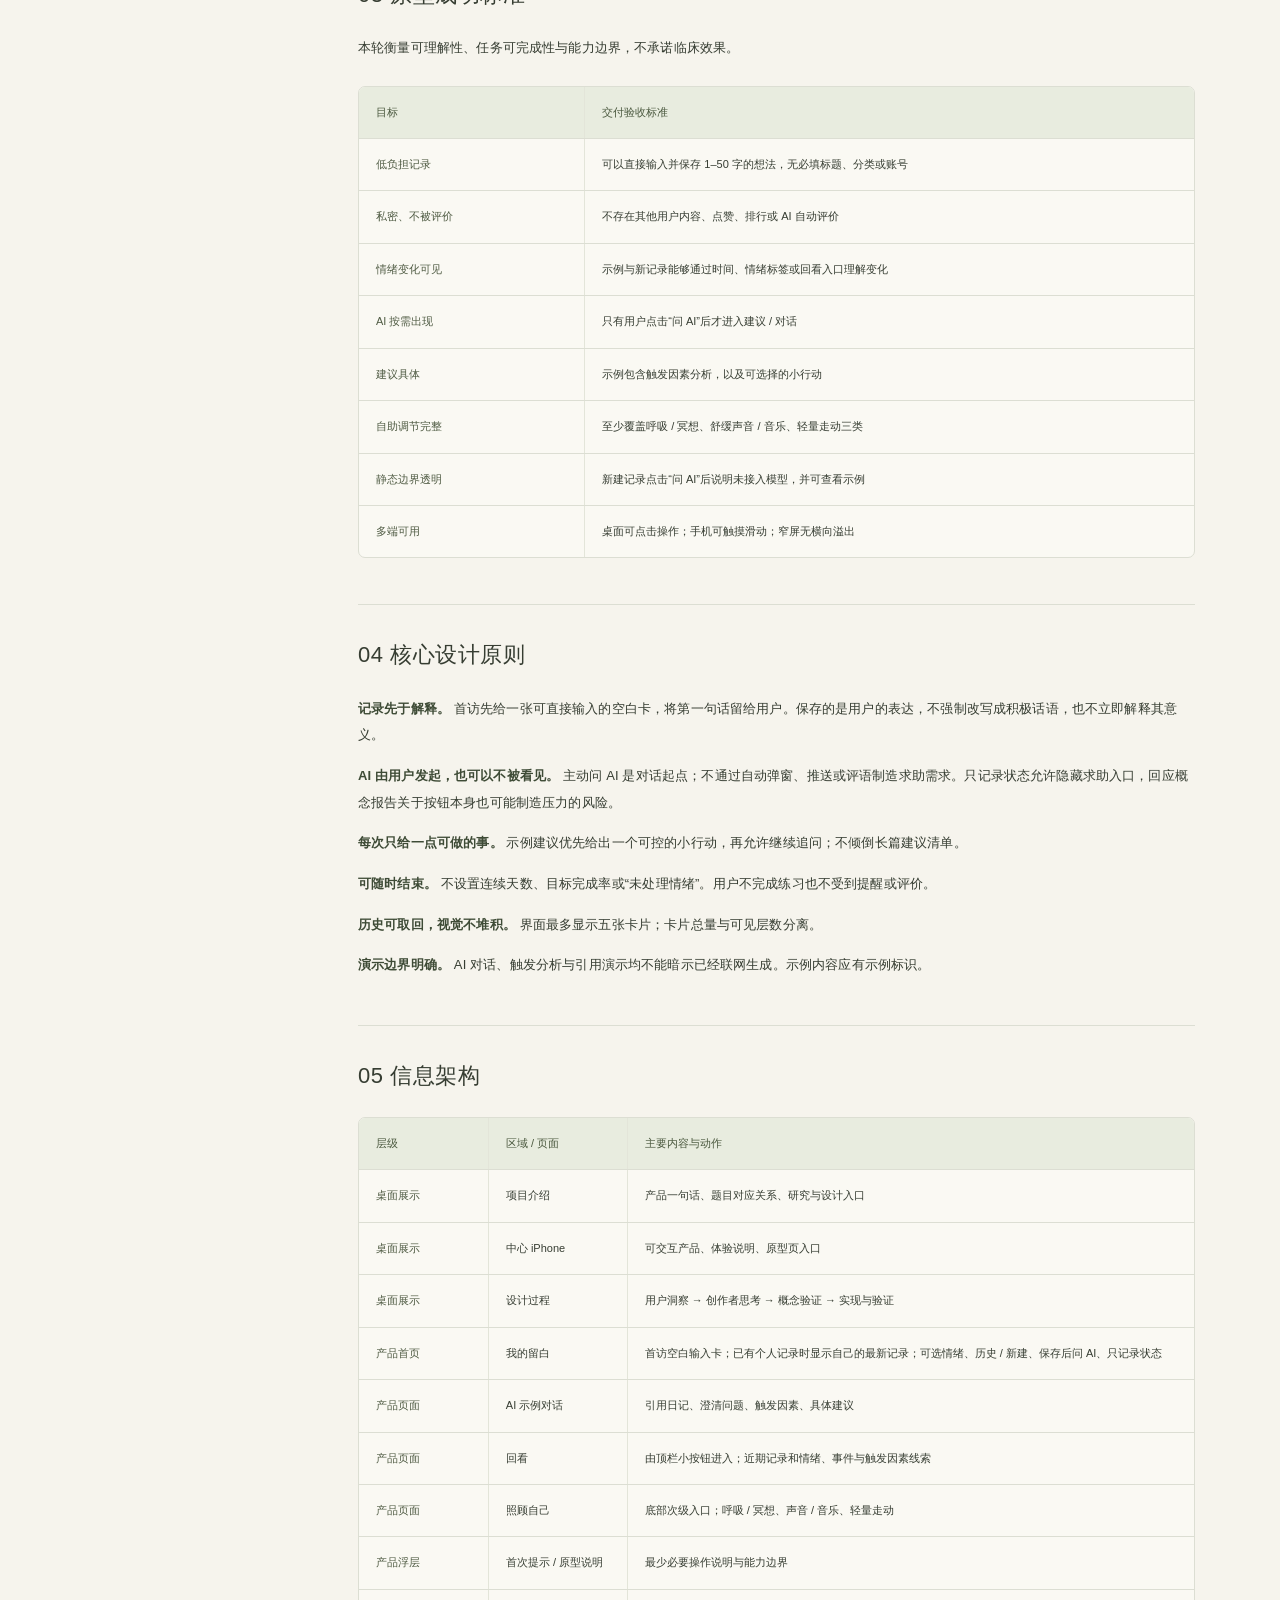
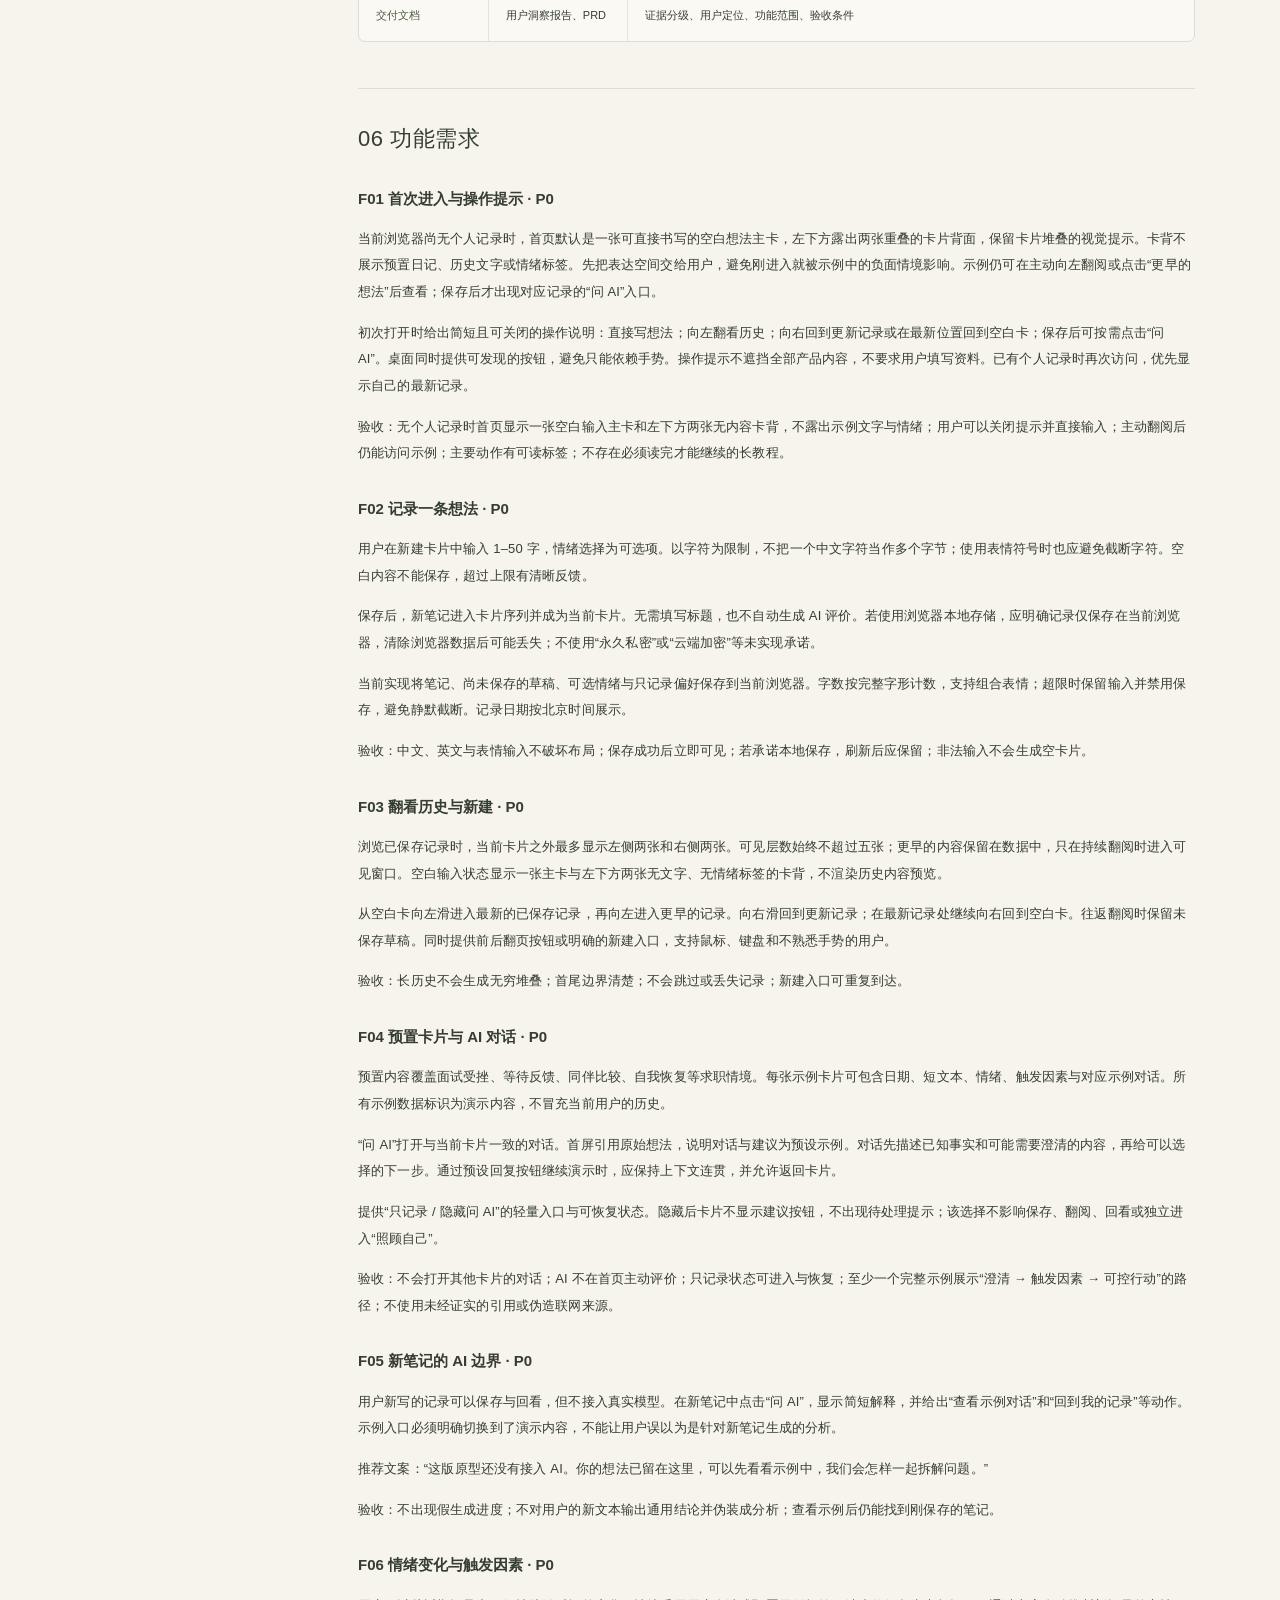
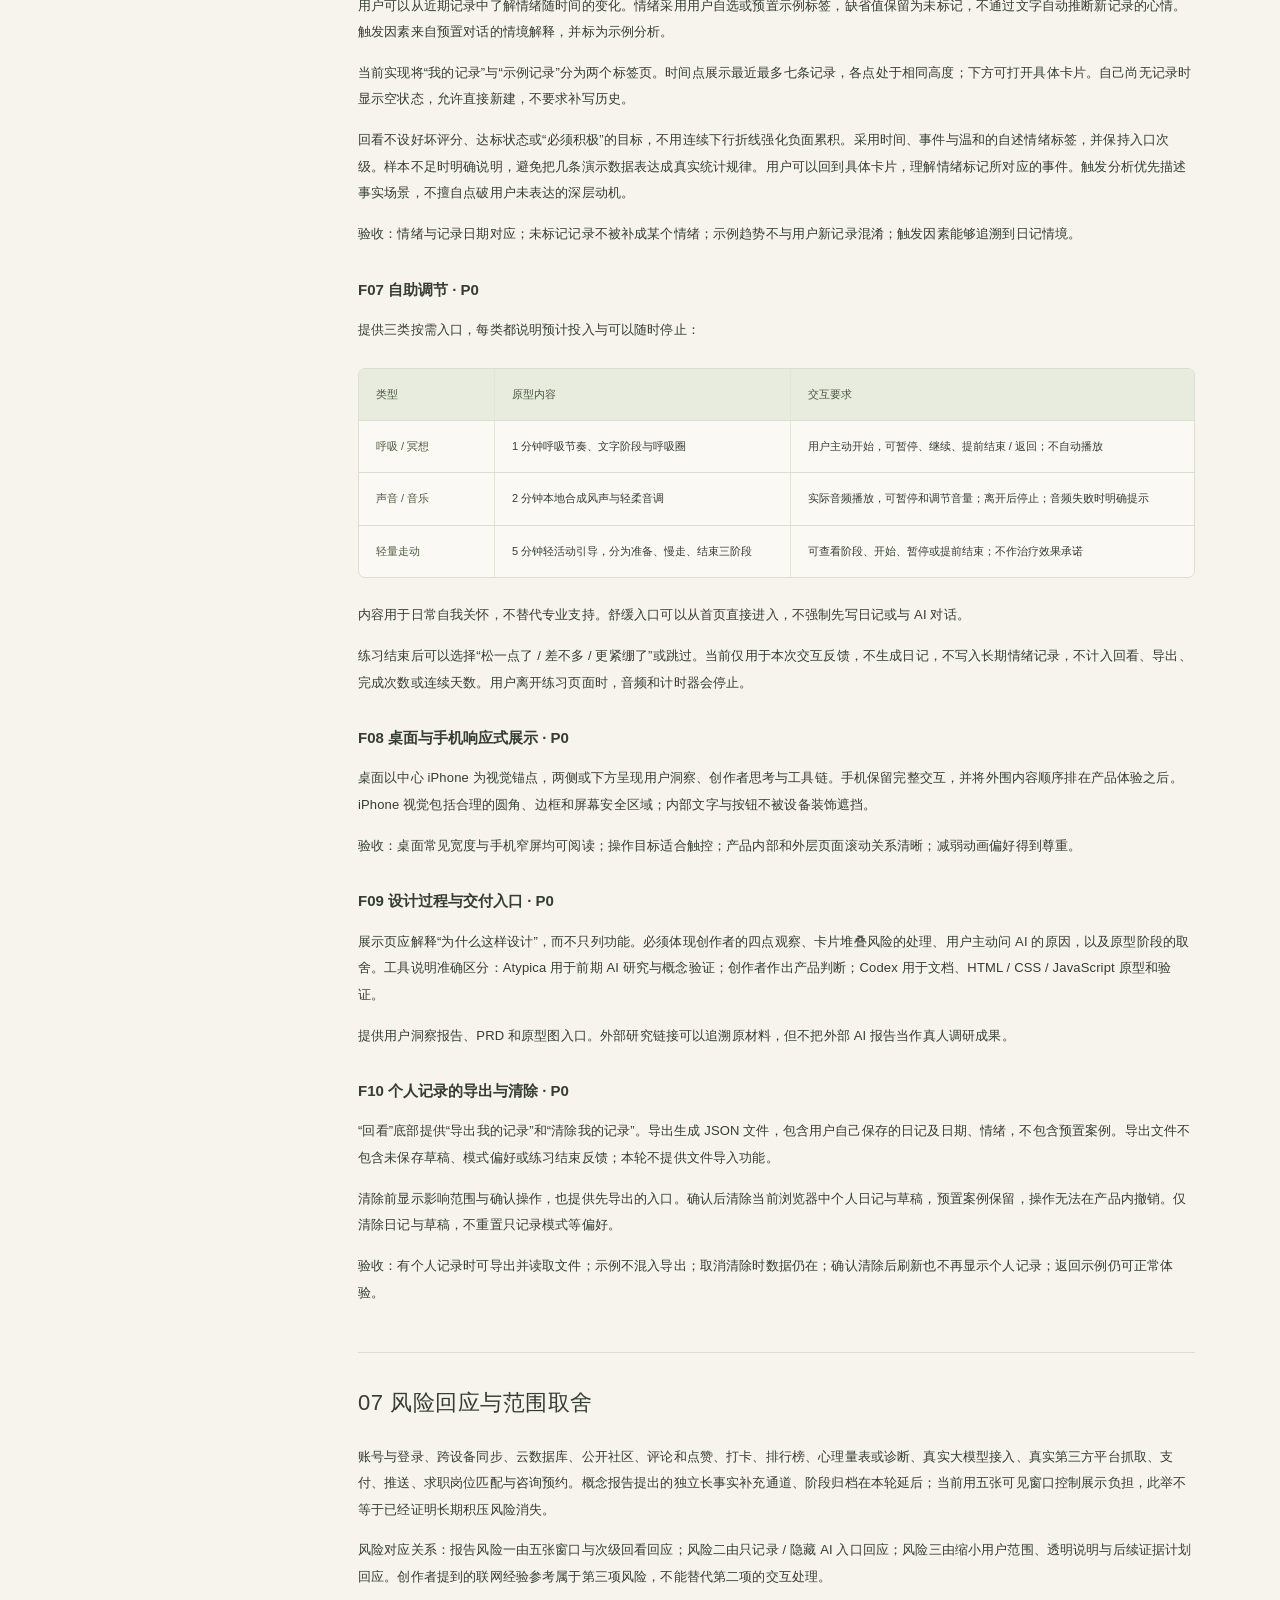
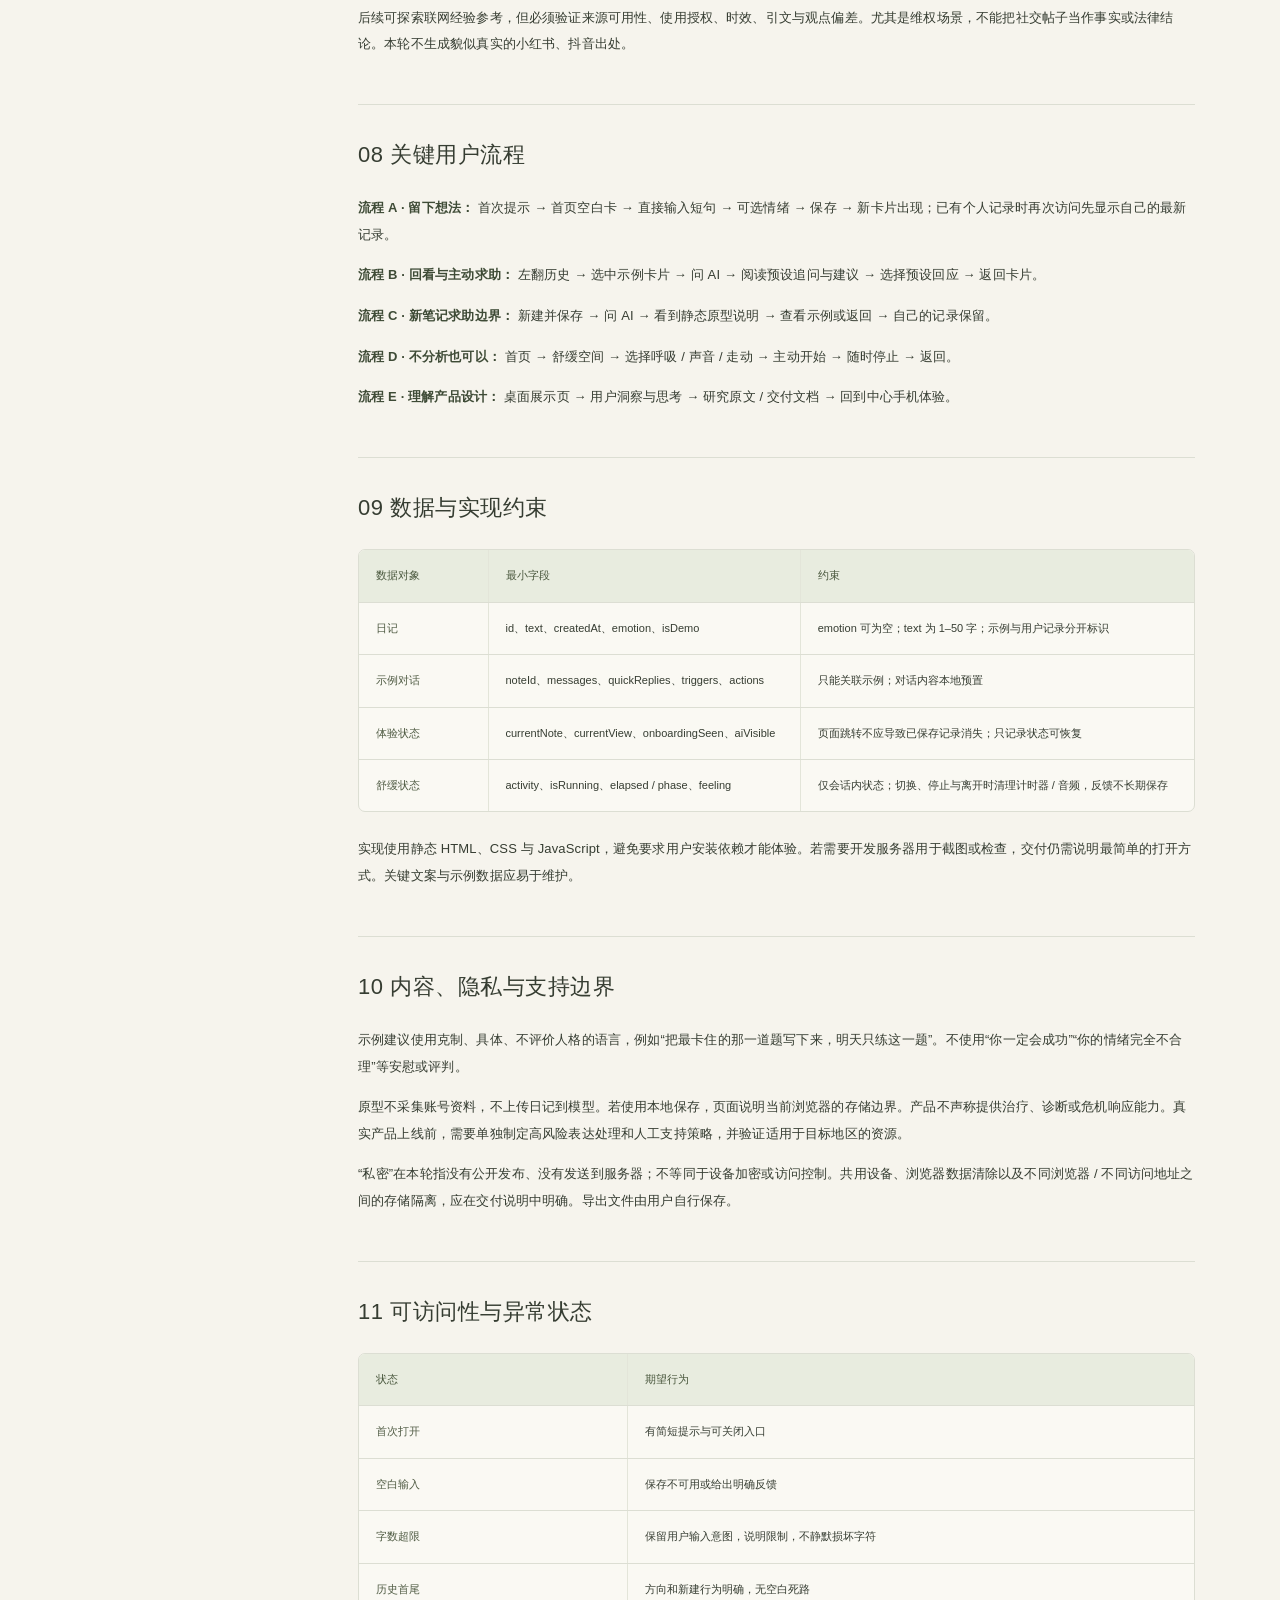
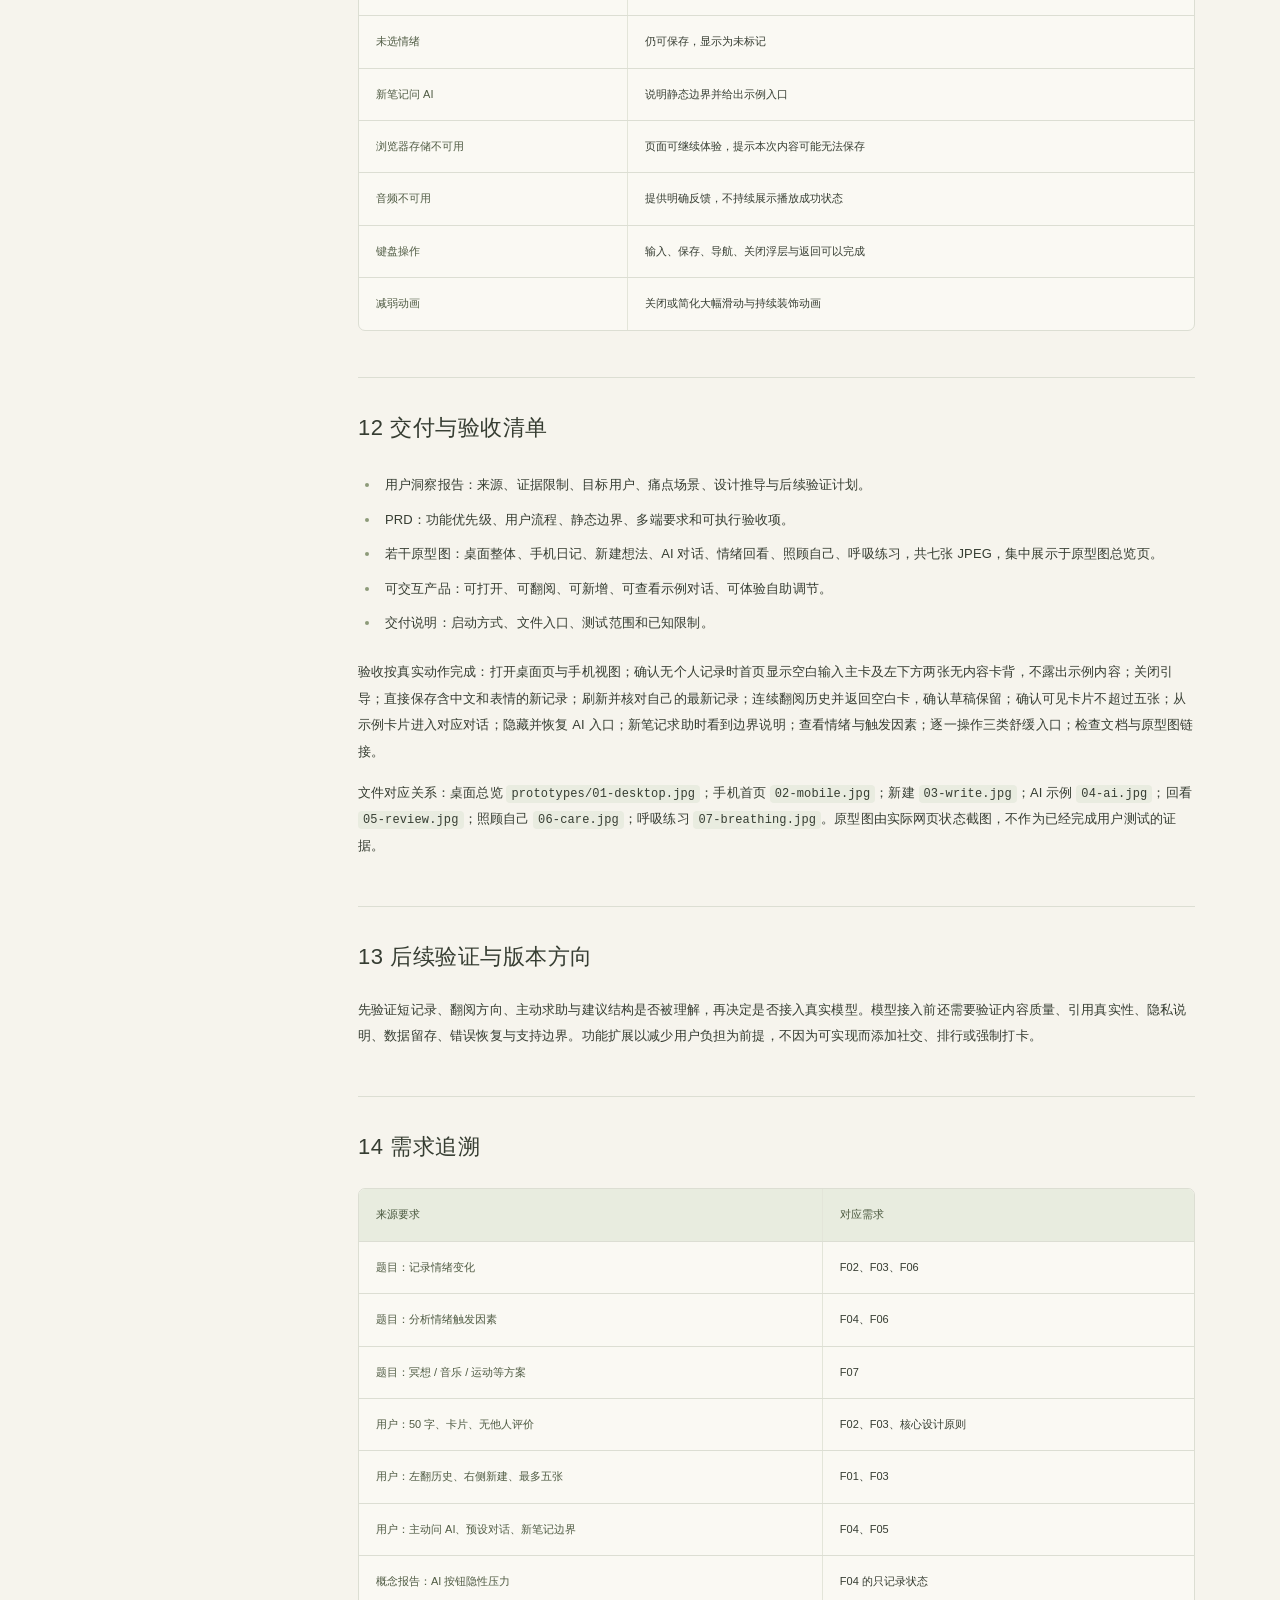
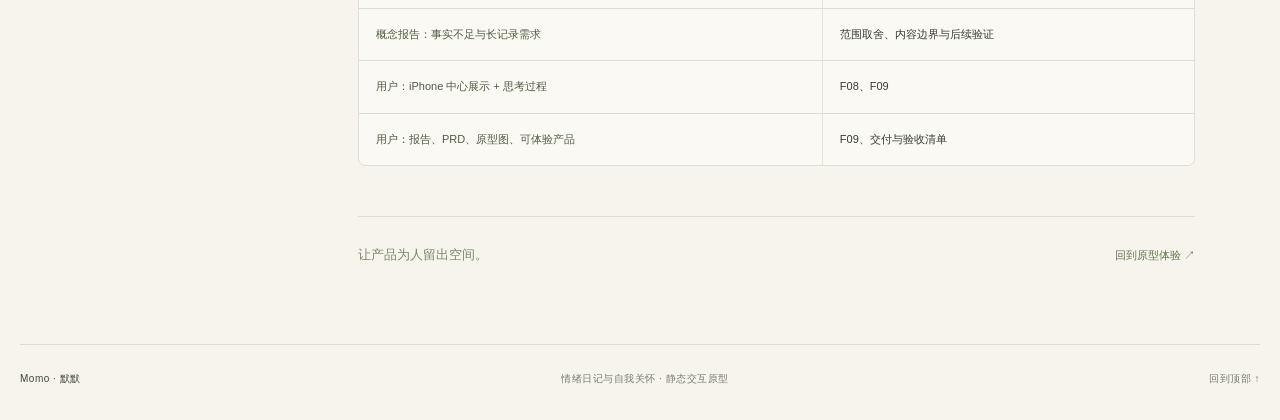
<file: docs/prd.html>
<!DOCTYPE html>
<html lang="zh-CN">
<head>
  <meta charset="UTF-8">
  <meta name="viewport" content="width=device-width,initial-scale=1">
  <meta name="theme-color" content="#f6f4ed">
  <meta name="description" content="Momo 默默的产品需求文档：求职场景中的轻量情绪记录与按需自助支持。">
  <title>产品需求文档 · Momo 默默</title>
  <link rel="stylesheet" href="docs.css">
</head>
<body>
<a class="skip" href="#document">跳转到文档正文</a>
<header class="topbar">
  <a class="brand" href="../index.html" aria-label="返回 Momo 默默原型"><span class="brand-mark">m.</span><span>Momo <small>默默</small></span></a>
  <nav aria-label="交付导航"><a href="../index.html">体验原型 <span aria-hidden="true">↗</span></a><a href="../prototypes.html">原型图</a><a class="download" href="PRD.md" download>下载文档 <span aria-hidden="true">↓</span></a></nav>
</header>
<main>
  <section class="hero" aria-labelledby="page-title">
    <div class="eyebrow"><span>PRODUCT REQUIREMENTS</span><span>CASE STUDY / 02</span></div>
    <div class="hero-grid"><div><p class="page-type">产品需求文档</p><h1 id="page-title">先写一句，<br>再决定<span>下一步。</span></h1><p class="lede">一套可以动手体验、可以逐项验收的原型范围。让记录足够轻，让 AI 由用户发起，让每个建议都有明确的边界。</p></div><div class="paper-note" aria-hidden="true"><div class="paper-symbol">m.</div><span>把想法轻轻放在这里</span><div class="note-lines"><i></i><i></i><i></i></div><small>YOUR PACE. YOUR SPACE.</small></div></div>
    <div class="hero-foot"><span>产品范围 · 交互规则 · 交付验收</span><span>V1.0 · OCT 2026</span></div>
  </section>
  <div class="document-layout">
    <aside class="toc" aria-label="文档目录"><p>ON THIS PAGE <span>目录</span></p><a href="#section-1">01 产品目标</a><a href="#section-2">02 用户定位与使用场景</a><a href="#section-3">03 原型成功标准</a><a href="#section-4">04 核心设计原则</a><a href="#section-5">05 信息架构</a><a href="#section-6">06 功能需求</a><a href="#section-7">07 风险回应与范围取舍</a><a href="#section-8">08 关键用户流程</a><a href="#section-9">09 数据与实现约束</a><a href="#section-10">10 内容、隐私与支持边界</a><a href="#section-11">11 可访问性与异常状态</a><a href="#section-12">12 交付与验收清单</a><a href="#section-13">13 后续验证与版本方向</a><a href="#section-14">14 需求追溯</a><a class="toc-next" href="report.html">回到用户洞察报告 ↗</a></aside>
    <article class="document" id="document"><div class="document-meta">项目：情绪日记与自我关怀 · 可交互静态原型<br>版本：1.0 · 2026 年 10 月 7 日<br>适用端：桌面网页展示页 + 手机网页交互原型<br>定位：求职压力下的私人短记录与按需自助支持</div>
<h2 id="section-1">01 产品目标</h2>
<p>让正在求职的年轻人随手留下一句当下想法，回看情绪变化；当用户主动提出需要时，帮助拆分情绪触发因素，并提供可以选择执行的小行动。</p>
<p>本轮交付一套无需账号、可直接打开体验的 HTML 静态网页。中心是一台可操作的 iPhone 模拟器，外围说明用户需求、创作者的研究路径、关键设计取舍与使用的工具。手机访问时优先展示可操作的产品界面，研究信息依然可以继续阅读。</p>
<span id="positioning" class="anchor-alias" aria-hidden="true"></span>
<h2 id="section-2">02 用户定位与使用场景</h2>
<p>主要用户是处于投递、面试、等待结果或同龄比较情境的应届求职者，优先服务报告中需要私密表达、避免比较的用户状态。职场早期求职者是可迁移的次要场景。核心问题是缺少没有评价压力的表达空间，同时希望在需要时得到具体帮助，但不愿承担复杂记录、公开分享或坚持打卡的负担。</p>
<p>证据依据是<a href="report.html">用户洞察报告</a>中整理的两份 Atypica 报告与研究过程；它们属于 AI 角色模拟与定性假设，不是已经完成的真人可用性测试。报告识别的外部不公 / 维权需求需要长事实记录与跨用户证据，本轮明确不宣称完整覆盖。</p>
<p>方法与风险编号的完整核对见<a href="source-evidence.md">来源核验与设计证据</a>。</p>
<p>核心场景按优先级排序：</p>
<ol><li>刚结束一次不满意的面试，写一句原话，立即离开。</li><li>晚些时候翻到那张卡片，主动问 AI，从事件中找到可控的下一步。</li><li>等待消息、想起同伴比较时，暂不分析，先选一段呼吸、声音或走动。</li><li>回看近期的情绪标记与记录，理解什么事件经常影响自己。</li></ol>
<h2 id="section-3">03 原型成功标准</h2>
<p>本轮衡量可理解性、任务可完成性与能力边界，不承诺临床效果。</p>
<div class="table-scroll" tabindex="0" role="region" aria-label="可横向滚动的数据表"><table><thead><tr><th scope="col">目标</th><th scope="col">交付验收标准</th></tr></thead><tbody><tr><td>低负担记录</td><td>可以直接输入并保存 1–50 字的想法，无必填标题、分类或账号</td></tr><tr><td>私密、不被评价</td><td>不存在其他用户内容、点赞、排行或 AI 自动评价</td></tr><tr><td>情绪变化可见</td><td>示例与新记录能够通过时间、情绪标签或回看入口理解变化</td></tr><tr><td>AI 按需出现</td><td>只有用户点击“问 AI”后才进入建议 / 对话</td></tr><tr><td>建议具体</td><td>示例包含触发因素分析，以及可选择的小行动</td></tr><tr><td>自助调节完整</td><td>至少覆盖呼吸 / 冥想、舒缓声音 / 音乐、轻量走动三类</td></tr><tr><td>静态边界透明</td><td>新建记录点击“问 AI”后说明未接入模型，并可查看示例</td></tr><tr><td>多端可用</td><td>桌面可点击操作；手机可触摸滑动；窄屏无横向溢出</td></tr></tbody></table></div>
<h2 id="section-4">04 核心设计原则</h2>
<p><strong>记录先于解释。</strong> 首访先给一张可直接输入的空白卡，将第一句话留给用户。保存的是用户的表达，不强制改写成积极话语，也不立即解释其意义。</p>
<p><strong>AI 由用户发起，也可以不被看见。</strong> 主动问 AI 是对话起点；不通过自动弹窗、推送或评语制造求助需求。只记录状态允许隐藏求助入口，回应概念报告关于按钮本身也可能制造压力的风险。</p>
<p><strong>每次只给一点可做的事。</strong> 示例建议优先给出一个可控的小行动，再允许继续追问；不倾倒长篇建议清单。</p>
<p><strong>可随时结束。</strong> 不设置连续天数、目标完成率或“未处理情绪”。用户不完成练习也不受到提醒或评价。</p>
<p><strong>历史可取回，视觉不堆积。</strong> 界面最多显示五张卡片；卡片总量与可见层数分离。</p>
<p><strong>演示边界明确。</strong> AI 对话、触发分析与引用演示均不能暗示已经联网生成。示例内容应有示例标识。</p>
<h2 id="section-5">05 信息架构</h2>
<div class="table-scroll" tabindex="0" role="region" aria-label="可横向滚动的数据表"><table><thead><tr><th scope="col">层级</th><th scope="col">区域 / 页面</th><th scope="col">主要内容与动作</th></tr></thead><tbody><tr><td>桌面展示</td><td>项目介绍</td><td>产品一句话、题目对应关系、研究与设计入口</td></tr><tr><td>桌面展示</td><td>中心 iPhone</td><td>可交互产品、体验说明、原型页入口</td></tr><tr><td>桌面展示</td><td>设计过程</td><td>用户洞察 → 创作者思考 → 概念验证 → 实现与验证</td></tr><tr><td>产品首页</td><td>我的留白</td><td>首访空白输入卡；已有个人记录时显示自己的最新记录；可选情绪、历史 / 新建、保存后问 AI、只记录状态</td></tr><tr><td>产品页面</td><td>AI 示例对话</td><td>引用日记、澄清问题、触发因素、具体建议</td></tr><tr><td>产品页面</td><td>回看</td><td>由顶栏小按钮进入；近期记录和情绪、事件与触发因素线索</td></tr><tr><td>产品页面</td><td>照顾自己</td><td>底部次级入口；呼吸 / 冥想、声音 / 音乐、轻量走动</td></tr><tr><td>产品浮层</td><td>首次提示 / 原型说明</td><td>最少必要操作说明与能力边界</td></tr><tr><td>交付文档</td><td>用户洞察报告、PRD</td><td>证据分级、用户定位、功能范围、验收条件</td></tr></tbody></table></div>
<h2 id="section-6">06 功能需求</h2>
<h3>F01 首次进入与操作提示 · P0</h3>
<p>当前浏览器尚无个人记录时，首页默认是一张可直接书写的空白想法主卡，左下方露出两张重叠的卡片背面，保留卡片堆叠的视觉提示。卡背不展示预置日记、历史文字或情绪标签。先把表达空间交给用户，避免刚进入就被示例中的负面情境影响。示例仍可在主动向左翻阅或点击“更早的想法”后查看；保存后才出现对应记录的“问 AI”入口。</p>
<p>初次打开时给出简短且可关闭的操作说明：直接写想法；向左翻看历史；向右回到更新记录或在最新位置回到空白卡；保存后可按需点击“问 AI”。桌面同时提供可发现的按钮，避免只能依赖手势。操作提示不遮挡全部产品内容，不要求用户填写资料。已有个人记录时再次访问，优先显示自己的最新记录。</p>
<p>验收：无个人记录时首页显示一张空白输入主卡和左下方两张无内容卡背，不露出示例文字与情绪；用户可以关闭提示并直接输入；主动翻阅后仍能访问示例；主要动作有可读标签；不存在必须读完才能继续的长教程。</p>
<h3>F02 记录一条想法 · P0</h3>
<p>用户在新建卡片中输入 1–50 字，情绪选择为可选项。以字符为限制，不把一个中文字符当作多个字节；使用表情符号时也应避免截断字符。空白内容不能保存，超过上限有清晰反馈。</p>
<p>保存后，新笔记进入卡片序列并成为当前卡片。无需填写标题，也不自动生成 AI 评价。若使用浏览器本地存储，应明确记录仅保存在当前浏览器，清除浏览器数据后可能丢失；不使用“永久私密”或“云端加密”等未实现承诺。</p>
<p>当前实现将笔记、尚未保存的草稿、可选情绪与只记录偏好保存到当前浏览器。字数按完整字形计数，支持组合表情；超限时保留输入并禁用保存，避免静默截断。记录日期按北京时间展示。</p>
<p>验收：中文、英文与表情输入不破坏布局；保存成功后立即可见；若承诺本地保存，刷新后应保留；非法输入不会生成空卡片。</p>
<h3>F03 翻看历史与新建 · P0</h3>
<p>浏览已保存记录时，当前卡片之外最多显示左侧两张和右侧两张。可见层数始终不超过五张；更早的内容保留在数据中，只在持续翻阅时进入可见窗口。空白输入状态显示一张主卡与左下方两张无文字、无情绪标签的卡背，不渲染历史内容预览。</p>
<p>从空白卡向左滑进入最新的已保存记录，再向左进入更早的记录。向右滑回到更新记录；在最新记录处继续向右回到空白卡。往返翻阅时保留未保存草稿。同时提供前后翻页按钮或明确的新建入口，支持鼠标、键盘和不熟悉手势的用户。</p>
<p>验收：长历史不会生成无穷堆叠；首尾边界清楚；不会跳过或丢失记录；新建入口可重复到达。</p>
<h3>F04 预置卡片与 AI 对话 · P0</h3>
<p>预置内容覆盖面试受挫、等待反馈、同伴比较、自我恢复等求职情境。每张示例卡片可包含日期、短文本、情绪、触发因素与对应示例对话。所有示例数据标识为演示内容，不冒充当前用户的历史。</p>
<p>“问 AI”打开与当前卡片一致的对话。首屏引用原始想法，说明对话与建议为预设示例。对话先描述已知事实和可能需要澄清的内容，再给可以选择的下一步。通过预设回复按钮继续演示时，应保持上下文连贯，并允许返回卡片。</p>
<p>提供“只记录 / 隐藏问 AI”的轻量入口与可恢复状态。隐藏后卡片不显示建议按钮，不出现待处理提示；该选择不影响保存、翻阅、回看或独立进入“照顾自己”。</p>
<p>验收：不会打开其他卡片的对话；AI 不在首页主动评价；只记录状态可进入与恢复；至少一个完整示例展示“澄清 → 触发因素 → 可控行动”的路径；不使用未经证实的引用或伪造联网来源。</p>
<h3>F05 新笔记的 AI 边界 · P0</h3>
<p>用户新写的记录可以保存与回看，但不接入真实模型。在新笔记中点击“问 AI”，显示简短解释，并给出“查看示例对话”和“回到我的记录”等动作。示例入口必须明确切换到了演示内容，不能让用户误以为是针对新笔记生成的分析。</p>
<p>推荐文案：“这版原型还没有接入 AI。你的想法已留在这里，可以先看看示例中，我们会怎样一起拆解问题。”</p>
<p>验收：不出现假生成进度；不对用户的新文本输出通用结论并伪装成分析；查看示例后仍能找到刚保存的笔记。</p>
<h3>F06 情绪变化与触发因素 · P0</h3>
<p>用户可以从近期记录中了解情绪随时间的变化。情绪采用用户自选或预置示例标签，缺省值保留为未标记，不通过文字自动推断新记录的心情。触发因素来自预置对话的情境解释，并标为示例分析。</p>
<p>当前实现将“我的记录”与“示例记录”分为两个标签页。时间点展示最近最多七条记录，各点处于相同高度；下方可打开具体卡片。自己尚无记录时显示空状态，允许直接新建，不要求补写历史。</p>
<p>回看不设好坏评分、达标状态或“必须积极”的目标，不用连续下行折线强化负面累积。采用时间、事件与温和的自述情绪标签，并保持入口次级。样本不足时明确说明，避免把几条演示数据表达成真实统计规律。用户可以回到具体卡片，理解情绪标记所对应的事件。触发分析优先描述事实场景，不擅自点破用户未表达的深层动机。</p>
<p>验收：情绪与记录日期对应；未标记记录不被补成某个情绪；示例趋势不与用户新记录混淆；触发因素能够追溯到日记情境。</p>
<h3>F07 自助调节 · P0</h3>
<p>提供三类按需入口，每类都说明预计投入与可以随时停止：</p>
<div class="table-scroll" tabindex="0" role="region" aria-label="可横向滚动的数据表"><table><thead><tr><th scope="col">类型</th><th scope="col">原型内容</th><th scope="col">交互要求</th></tr></thead><tbody><tr><td>呼吸 / 冥想</td><td>1 分钟呼吸节奏、文字阶段与呼吸圈</td><td>用户主动开始，可暂停、继续、提前结束 / 返回；不自动播放</td></tr><tr><td>声音 / 音乐</td><td>2 分钟本地合成风声与轻柔音调</td><td>实际音频播放，可暂停和调节音量；离开后停止；音频失败时明确提示</td></tr><tr><td>轻量走动</td><td>5 分钟轻活动引导，分为准备、慢走、结束三阶段</td><td>可查看阶段、开始、暂停或提前结束；不作治疗效果承诺</td></tr></tbody></table></div>
<p>内容用于日常自我关怀，不替代专业支持。舒缓入口可以从首页直接进入，不强制先写日记或与 AI 对话。</p>
<p>练习结束后可以选择“松一点了 / 差不多 / 更紧绷了”或跳过。当前仅用于本次交互反馈，不生成日记，不写入长期情绪记录，不计入回看、导出、完成次数或连续天数。用户离开练习页面时，音频和计时器会停止。</p>
<h3>F08 桌面与手机响应式展示 · P0</h3>
<p>桌面以中心 iPhone 为视觉锚点，两侧或下方呈现用户洞察、创作者思考与工具链。手机保留完整交互，并将外围内容顺序排在产品体验之后。iPhone 视觉包括合理的圆角、边框和屏幕安全区域；内部文字与按钮不被设备装饰遮挡。</p>
<p>验收：桌面常见宽度与手机窄屏均可阅读；操作目标适合触控；产品内部和外层页面滚动关系清晰；减弱动画偏好得到尊重。</p>
<h3>F09 设计过程与交付入口 · P0</h3>
<p>展示页应解释“为什么这样设计”，而不只列功能。必须体现创作者的四点观察、卡片堆叠风险的处理、用户主动问 AI 的原因，以及原型阶段的取舍。工具说明准确区分：Atypica 用于前期 AI 研究与概念验证；创作者作出产品判断；Codex 用于文档、HTML / CSS / JavaScript 原型和验证。</p>
<p>提供用户洞察报告、PRD 和原型图入口。外部研究链接可以追溯原材料，但不把外部 AI 报告当作真人调研成果。</p>
<h3>F10 个人记录的导出与清除 · P0</h3>
<p>“回看”底部提供“导出我的记录”和“清除我的记录”。导出生成 JSON 文件，包含用户自己保存的日记及日期、情绪，不包含预置案例。导出文件不包含未保存草稿、模式偏好或练习结束反馈；本轮不提供文件导入功能。</p>
<p>清除前显示影响范围与确认操作，也提供先导出的入口。确认后清除当前浏览器中个人日记与草稿，预置案例保留，操作无法在产品内撤销。仅清除日记与草稿，不重置只记录模式等偏好。</p>
<p>验收：有个人记录时可导出并读取文件；示例不混入导出；取消清除时数据仍在；确认清除后刷新也不再显示个人记录；返回示例仍可正常体验。</p>
<span id="risks" class="anchor-alias" aria-hidden="true"></span>
<h2 id="section-7">07 风险回应与范围取舍</h2>
<p>账号与登录、跨设备同步、云数据库、公开社区、评论和点赞、打卡、排行榜、心理量表或诊断、真实大模型接入、真实第三方平台抓取、支付、推送、求职岗位匹配与咨询预约。概念报告提出的独立长事实补充通道、阶段归档在本轮延后；当前用五张可见窗口控制展示负担，此举不等于已经证明长期积压风险消失。</p>
<p>风险对应关系：报告风险一由五张窗口与次级回看回应；风险二由只记录 / 隐藏 AI 入口回应；风险三由缩小用户范围、透明说明与后续证据计划回应。创作者提到的联网经验参考属于第三项风险，不能替代第二项的交互处理。</p>
<p>后续可探索联网经验参考，但必须验证来源可用性、使用授权、时效、引文与观点偏差。尤其是维权场景，不能把社交帖子当作事实或法律结论。本轮不生成貌似真实的小红书、抖音出处。</p>
<h2 id="section-8">08 关键用户流程</h2>
<p><strong>流程 A · 留下想法：</strong> 首次提示 → 首页空白卡 → 直接输入短句 → 可选情绪 → 保存 → 新卡片出现；已有个人记录时再次访问先显示自己的最新记录。</p>
<p><strong>流程 B · 回看与主动求助：</strong> 左翻历史 → 选中示例卡片 → 问 AI → 阅读预设追问与建议 → 选择预设回应 → 返回卡片。</p>
<p><strong>流程 C · 新笔记求助边界：</strong> 新建并保存 → 问 AI → 看到静态原型说明 → 查看示例或返回 → 自己的记录保留。</p>
<p><strong>流程 D · 不分析也可以：</strong> 首页 → 舒缓空间 → 选择呼吸 / 声音 / 走动 → 主动开始 → 随时停止 → 返回。</p>
<p><strong>流程 E · 理解产品设计：</strong> 桌面展示页 → 用户洞察与思考 → 研究原文 / 交付文档 → 回到中心手机体验。</p>
<h2 id="section-9">09 数据与实现约束</h2>
<div class="table-scroll" tabindex="0" role="region" aria-label="可横向滚动的数据表"><table><thead><tr><th scope="col">数据对象</th><th scope="col">最小字段</th><th scope="col">约束</th></tr></thead><tbody><tr><td>日记</td><td>id、text、createdAt、emotion、isDemo</td><td>emotion 可为空；text 为 1–50 字；示例与用户记录分开标识</td></tr><tr><td>示例对话</td><td>noteId、messages、quickReplies、triggers、actions</td><td>只能关联示例；对话内容本地预置</td></tr><tr><td>体验状态</td><td>currentNote、currentView、onboardingSeen、aiVisible</td><td>页面跳转不应导致已保存记录消失；只记录状态可恢复</td></tr><tr><td>舒缓状态</td><td>activity、isRunning、elapsed / phase、feeling</td><td>仅会话内状态；切换、停止与离开时清理计时器 / 音频，反馈不长期保存</td></tr></tbody></table></div>
<p>实现使用静态 HTML、CSS 与 JavaScript，避免要求用户安装依赖才能体验。若需要开发服务器用于截图或检查，交付仍需说明最简单的打开方式。关键文案与示例数据应易于维护。</p>
<h2 id="section-10">10 内容、隐私与支持边界</h2>
<p>示例建议使用克制、具体、不评价人格的语言，例如“把最卡住的那一道题写下来，明天只练这一题”。不使用“你一定会成功”“你的情绪完全不合理”等安慰或评判。</p>
<p>原型不采集账号资料，不上传日记到模型。若使用本地保存，页面说明当前浏览器的存储边界。产品不声称提供治疗、诊断或危机响应能力。真实产品上线前，需要单独制定高风险表达处理和人工支持策略，并验证适用于目标地区的资源。</p>
<p>“私密”在本轮指没有公开发布、没有发送到服务器；不等同于设备加密或访问控制。共用设备、浏览器数据清除以及不同浏览器 / 不同访问地址之间的存储隔离，应在交付说明中明确。导出文件由用户自行保存。</p>
<h2 id="section-11">11 可访问性与异常状态</h2>
<div class="table-scroll" tabindex="0" role="region" aria-label="可横向滚动的数据表"><table><thead><tr><th scope="col">状态</th><th scope="col">期望行为</th></tr></thead><tbody><tr><td>首次打开</td><td>有简短提示与可关闭入口</td></tr><tr><td>空白输入</td><td>保存不可用或给出明确反馈</td></tr><tr><td>字数超限</td><td>保留用户输入意图，说明限制，不静默损坏字符</td></tr><tr><td>历史首尾</td><td>方向和新建行为明确，无空白死路</td></tr><tr><td>未选情绪</td><td>仍可保存，显示为未标记</td></tr><tr><td>新笔记问 AI</td><td>说明静态边界并给出示例入口</td></tr><tr><td>浏览器存储不可用</td><td>页面可继续体验，提示本次内容可能无法保存</td></tr><tr><td>音频不可用</td><td>提供明确反馈，不持续展示播放成功状态</td></tr><tr><td>键盘操作</td><td>输入、保存、导航、关闭浮层与返回可以完成</td></tr><tr><td>减弱动画</td><td>关闭或简化大幅滑动与持续装饰动画</td></tr></tbody></table></div>
<h2 id="section-12">12 交付与验收清单</h2>
<ul><li>用户洞察报告：来源、证据限制、目标用户、痛点场景、设计推导与后续验证计划。</li><li>PRD：功能优先级、用户流程、静态边界、多端要求和可执行验收项。</li><li>若干原型图：桌面整体、手机日记、新建想法、AI 对话、情绪回看、照顾自己、呼吸练习，共七张 JPEG，集中展示于原型图总览页。</li><li>可交互产品：可打开、可翻阅、可新增、可查看示例对话、可体验自助调节。</li><li>交付说明：启动方式、文件入口、测试范围和已知限制。</li></ul>
<p>验收按真实动作完成：打开桌面页与手机视图；确认无个人记录时首页显示空白输入主卡及左下方两张无内容卡背，不露出示例内容；关闭引导；直接保存含中文和表情的新记录；刷新并核对自己的最新记录；连续翻阅历史并返回空白卡，确认草稿保留；确认可见卡片不超过五张；从示例卡片进入对应对话；隐藏并恢复 AI 入口；新笔记求助时看到边界说明；查看情绪与触发因素；逐一操作三类舒缓入口；检查文档与原型图链接。</p>
<p>文件对应关系：桌面总览 <code>prototypes/01-desktop.jpg</code>；手机首页 <code>02-mobile.jpg</code>；新建 <code>03-write.jpg</code>；AI 示例 <code>04-ai.jpg</code>；回看 <code>05-review.jpg</code>；照顾自己 <code>06-care.jpg</code>；呼吸练习 <code>07-breathing.jpg</code>。原型图由实际网页状态截图，不作为已经完成用户测试的证据。</p>
<h2 id="section-13">13 后续验证与版本方向</h2>
<p>先验证短记录、翻阅方向、主动求助与建议结构是否被理解，再决定是否接入真实模型。模型接入前还需要验证内容质量、引用真实性、隐私说明、数据留存、错误恢复与支持边界。功能扩展以减少用户负担为前提，不因为可实现而添加社交、排行或强制打卡。</p>
<h2 id="section-14">14 需求追溯</h2>
<div class="table-scroll" tabindex="0" role="region" aria-label="可横向滚动的数据表"><table><thead><tr><th scope="col">来源要求</th><th scope="col">对应需求</th></tr></thead><tbody><tr><td>题目：记录情绪变化</td><td>F02、F03、F06</td></tr><tr><td>题目：分析情绪触发因素</td><td>F04、F06</td></tr><tr><td>题目：冥想 / 音乐 / 运动等方案</td><td>F07</td></tr><tr><td>用户：50 字、卡片、无他人评价</td><td>F02、F03、核心设计原则</td></tr><tr><td>用户：左翻历史、右侧新建、最多五张</td><td>F01、F03</td></tr><tr><td>用户：主动问 AI、预设对话、新笔记边界</td><td>F04、F05</td></tr><tr><td>概念报告：AI 按钮隐性压力</td><td>F04 的只记录状态</td></tr><tr><td>概念报告：事实不足与长记录需求</td><td>范围取舍、内容边界与后续验证</td></tr><tr><td>用户：iPhone 中心展示 + 思考过程</td><td>F08、F09</td></tr><tr><td>用户：报告、PRD、原型图、可体验产品</td><td>F09、交付与验收清单</td></tr></tbody></table></div>
      <div class="end-note"><span>让产品为人留出空间。</span><a href="../index.html">回到原型体验 <span aria-hidden="true">↗</span></a></div>
    </article>
  </div>
</main>
<footer><a href="../index.html">Momo · 默默</a><span>情绪日记与自我关怀 · 静态交互原型</span><a href="#">回到顶部 ↑</a></footer>
</body>
</html>
</file>
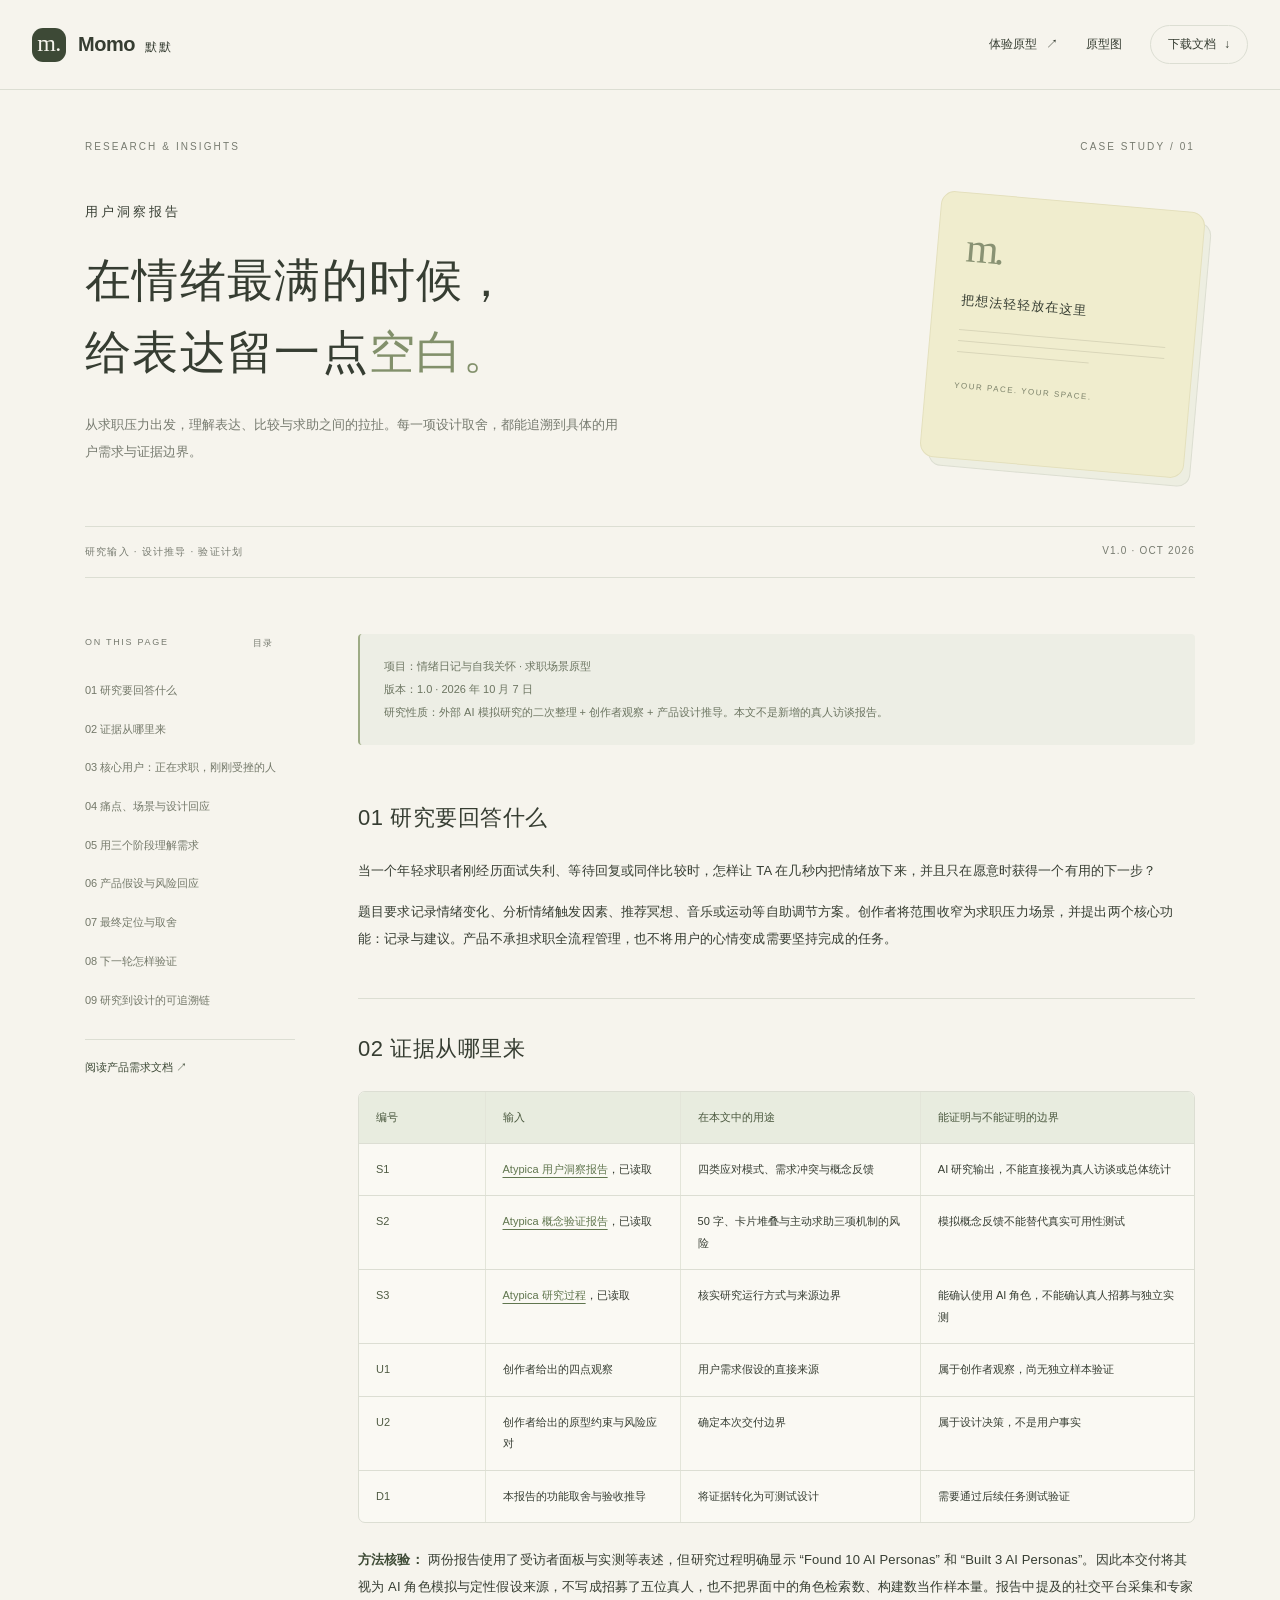
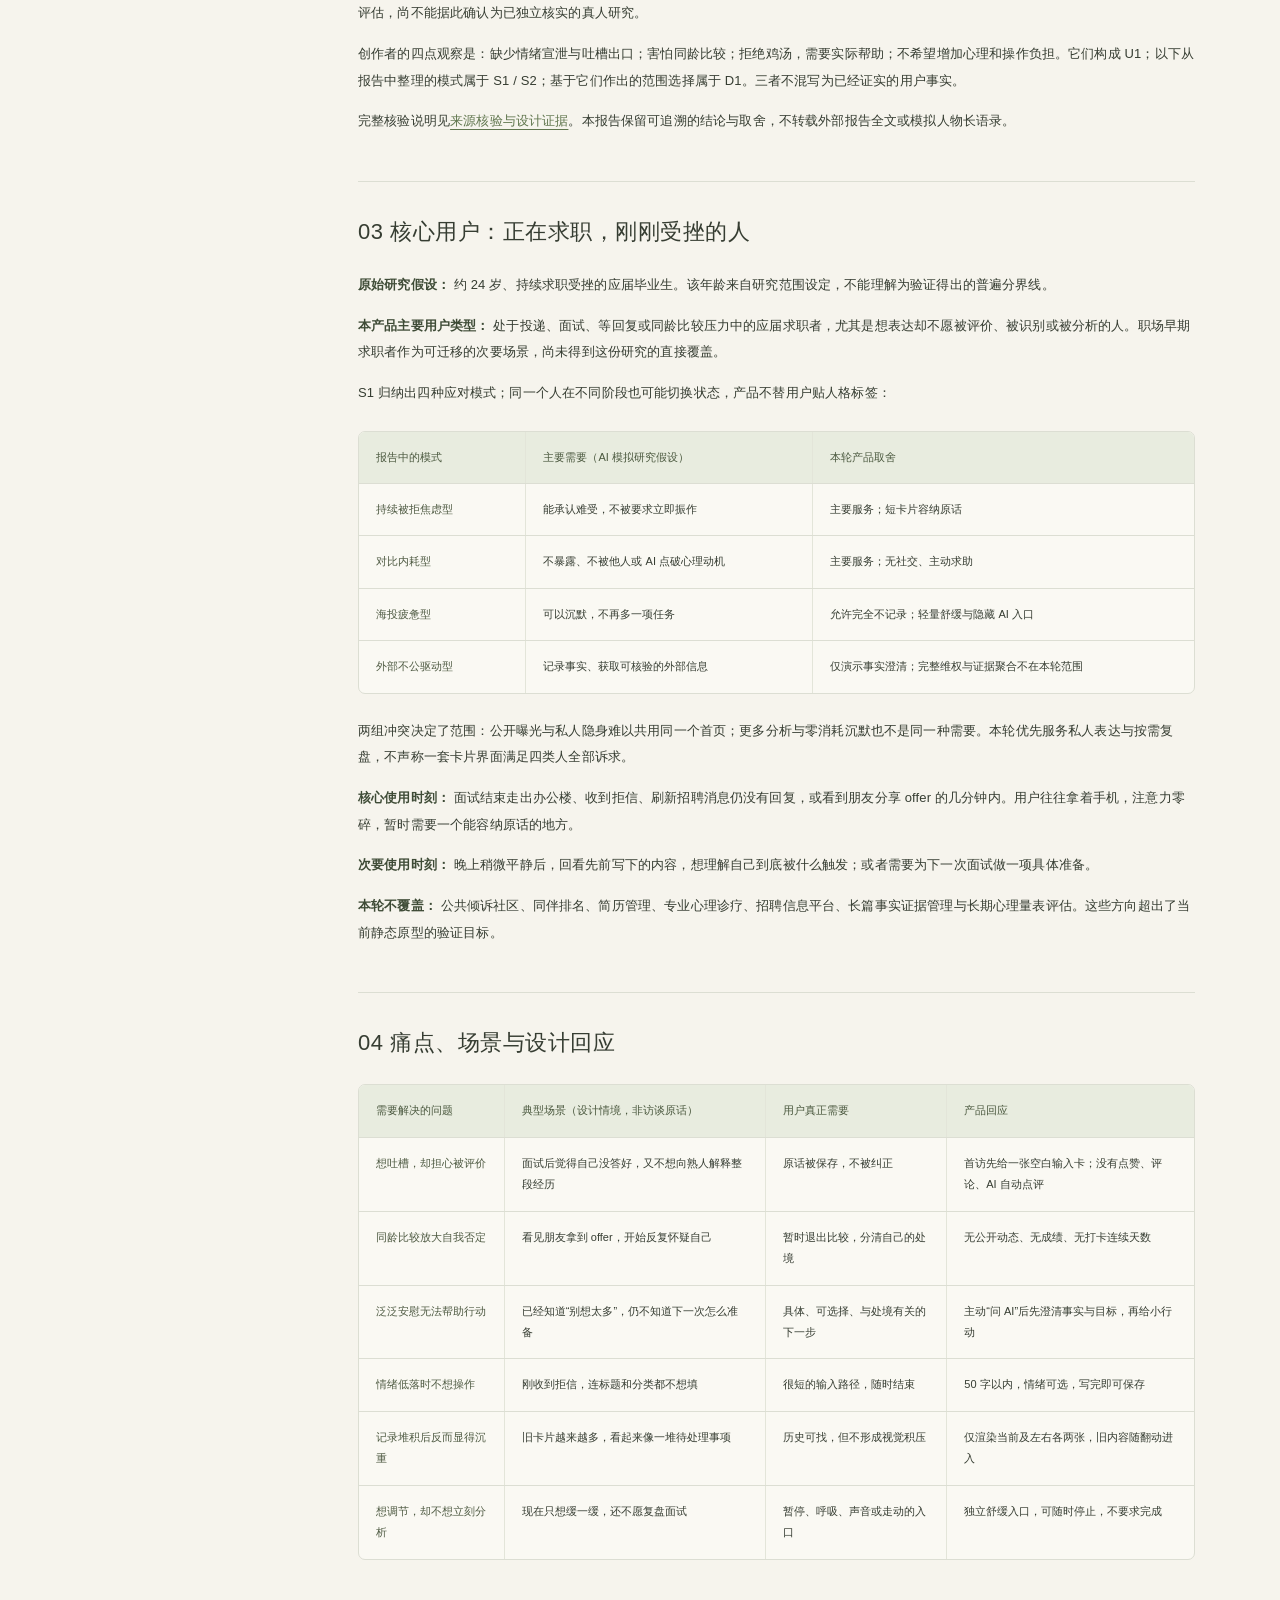
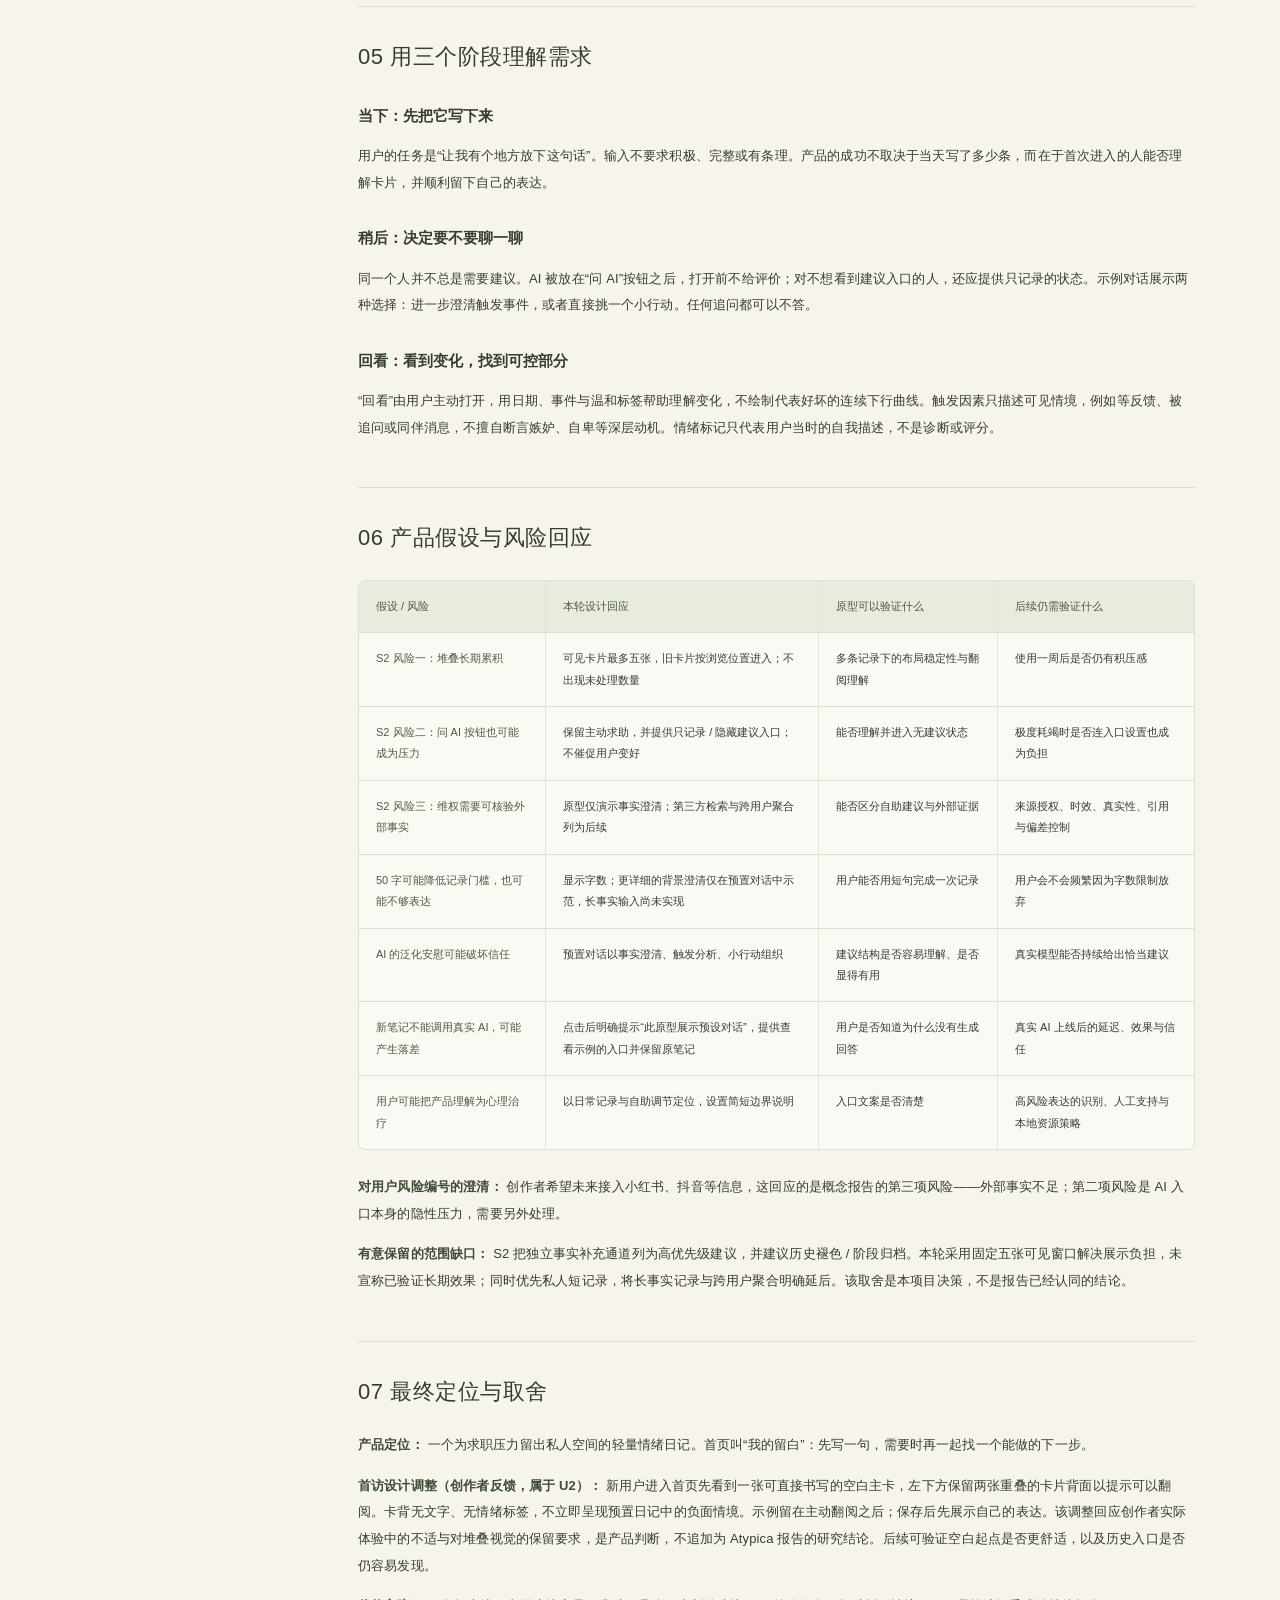
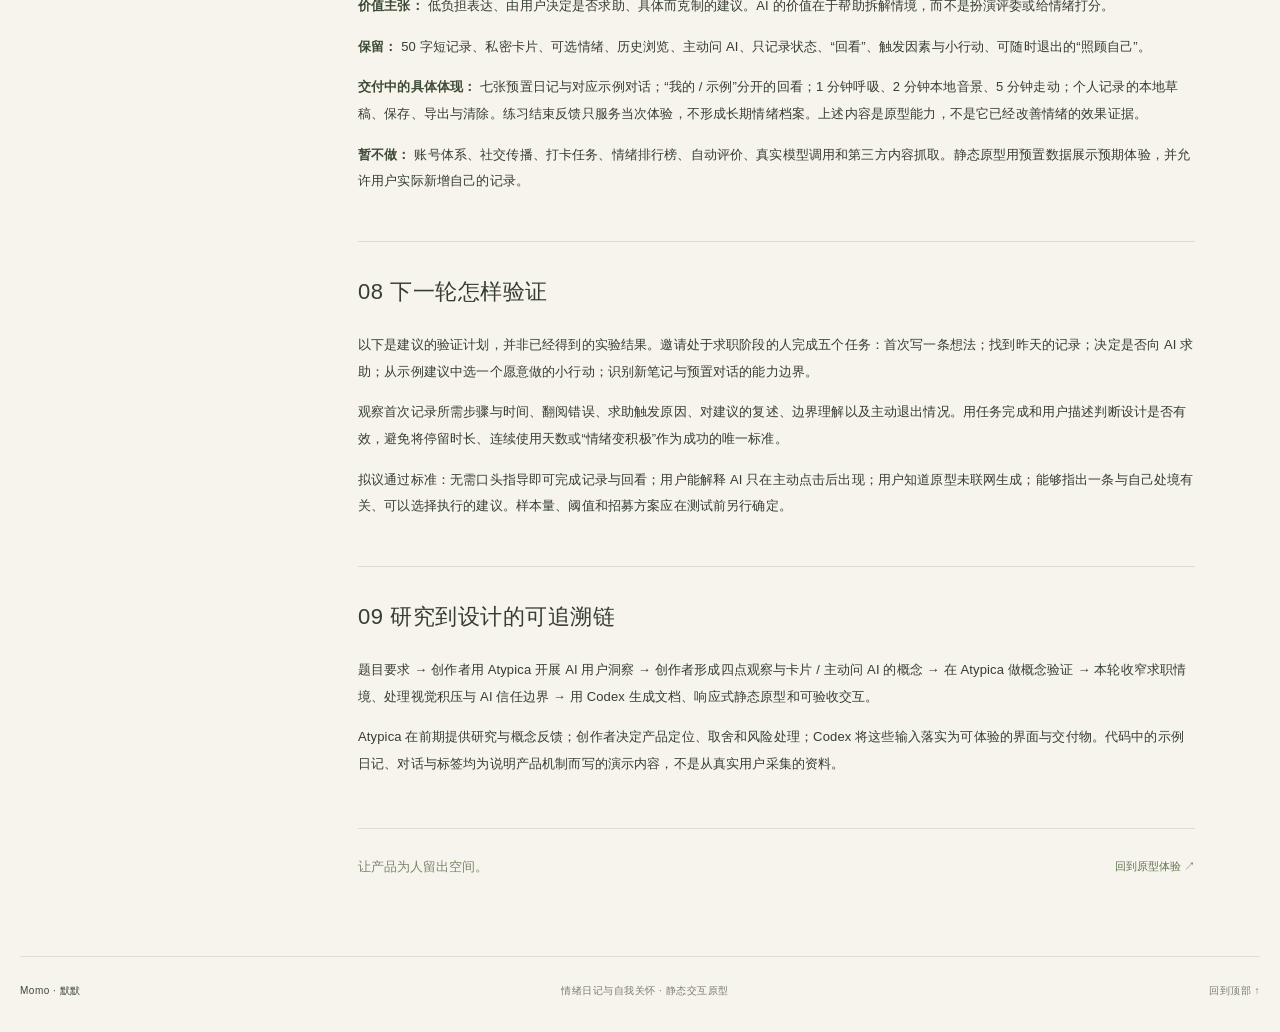
<file: docs/report.html>
<!DOCTYPE html>
<html lang="zh-CN">
<head>
  <meta charset="UTF-8">
  <meta name="viewport" content="width=device-width,initial-scale=1">
  <meta name="theme-color" content="#f6f4ed">
  <meta name="description" content="Momo 默默的用户洞察报告：求职场景中的轻量情绪记录与按需自助支持。">
  <title>用户洞察报告 · Momo 默默</title>
  <link rel="stylesheet" href="docs.css">
</head>
<body>
<a class="skip" href="#document">跳转到文档正文</a>
<header class="topbar">
  <a class="brand" href="../index.html" aria-label="返回 Momo 默默原型"><span class="brand-mark">m.</span><span>Momo <small>默默</small></span></a>
  <nav aria-label="交付导航"><a href="../index.html">体验原型 <span aria-hidden="true">↗</span></a><a href="../prototypes.html">原型图</a><a class="download" href="用户洞察报告.md" download>下载文档 <span aria-hidden="true">↓</span></a></nav>
</header>
<main>
  <section class="hero" aria-labelledby="page-title">
    <div class="eyebrow"><span>RESEARCH & INSIGHTS</span><span>CASE STUDY / 01</span></div>
    <div class="hero-grid"><div><p class="page-type">用户洞察报告</p><h1 id="page-title">在情绪最满的时候，<br>给表达留一点<span>空白。</span></h1><p class="lede">从求职压力出发，理解表达、比较与求助之间的拉扯。每一项设计取舍，都能追溯到具体的用户需求与证据边界。</p></div><div class="paper-note" aria-hidden="true"><div class="paper-symbol">m.</div><span>把想法轻轻放在这里</span><div class="note-lines"><i></i><i></i><i></i></div><small>YOUR PACE. YOUR SPACE.</small></div></div>
    <div class="hero-foot"><span>研究输入 · 设计推导 · 验证计划</span><span>V1.0 · OCT 2026</span></div>
  </section>
  <div class="document-layout">
    <aside class="toc" aria-label="文档目录"><p>ON THIS PAGE <span>目录</span></p><a href="#section-1">01 研究要回答什么</a><a href="#section-2">02 证据从哪里来</a><a href="#section-3">03 核心用户：正在求职，刚刚受挫的人</a><a href="#section-4">04 痛点、场景与设计回应</a><a href="#section-5">05 用三个阶段理解需求</a><a href="#section-6">06 产品假设与风险回应</a><a href="#section-7">07 最终定位与取舍</a><a href="#section-8">08 下一轮怎样验证</a><a href="#section-9">09 研究到设计的可追溯链</a><a class="toc-next" href="prd.html">阅读产品需求文档 ↗</a></aside>
    <article class="document" id="document"><div class="document-meta">项目：情绪日记与自我关怀 · 求职场景原型<br>版本：1.0 · 2026 年 10 月 7 日<br>研究性质：外部 AI 模拟研究的二次整理 + 创作者观察 + 产品设计推导。本文不是新增的真人访谈报告。</div>
<h2 id="section-1">01 研究要回答什么</h2>
<p>当一个年轻求职者刚经历面试失利、等待回复或同伴比较时，怎样让 TA 在几秒内把情绪放下来，并且只在愿意时获得一个有用的下一步？</p>
<p>题目要求记录情绪变化、分析情绪触发因素、推荐冥想、音乐或运动等自助调节方案。创作者将范围收窄为求职压力场景，并提出两个核心功能：记录与建议。产品不承担求职全流程管理，也不将用户的心情变成需要坚持完成的任务。</p>
<h2 id="section-2">02 证据从哪里来</h2>
<div class="table-scroll" tabindex="0" role="region" aria-label="可横向滚动的数据表"><table><thead><tr><th scope="col">编号</th><th scope="col">输入</th><th scope="col">在本文中的用途</th><th scope="col">能证明与不能证明的边界</th></tr></thead><tbody><tr><td>S1</td><td><a href="https://atypica.ai/r/Y9grm3njrhDPTnmt?utm_source=report&amp;utm_medium=share">Atypica 用户洞察报告</a>，已读取</td><td>四类应对模式、需求冲突与概念反馈</td><td>AI 研究输出，不能直接视为真人访谈或总体统计</td></tr><tr><td>S2</td><td><a href="https://atypica.ai/r/GsNUGL9jetC7LyAh?utm_source=report&amp;utm_medium=share">Atypica 概念验证报告</a>，已读取</td><td>50 字、卡片堆叠与主动求助三项机制的风险</td><td>模拟概念反馈不能替代真实可用性测试</td></tr><tr><td>S3</td><td><a href="https://atypica.ai/study/NJMipihenFN3NDcv/share?replay=1">Atypica 研究过程</a>，已读取</td><td>核实研究运行方式与来源边界</td><td>能确认使用 AI 角色，不能确认真人招募与独立实测</td></tr><tr><td>U1</td><td>创作者给出的四点观察</td><td>用户需求假设的直接来源</td><td>属于创作者观察，尚无独立样本验证</td></tr><tr><td>U2</td><td>创作者给出的原型约束与风险应对</td><td>确定本次交付边界</td><td>属于设计决策，不是用户事实</td></tr><tr><td>D1</td><td>本报告的功能取舍与验收推导</td><td>将证据转化为可测试设计</td><td>需要通过后续任务测试验证</td></tr></tbody></table></div>
<p><strong>方法核验：</strong> 两份报告使用了受访者面板与实测等表述，但研究过程明确显示 “Found 10 AI Personas” 和 “Built 3 AI Personas”。因此本交付将其视为 AI 角色模拟与定性假设来源，不写成招募了五位真人，也不把界面中的角色检索数、构建数当作样本量。报告中提及的社交平台采集和专家评估，尚不能据此确认为已独立核实的真人研究。</p>
<p>创作者的四点观察是：缺少情绪宣泄与吐槽出口；害怕同龄比较；拒绝鸡汤，需要实际帮助；不希望增加心理和操作负担。它们构成 U1；以下从报告中整理的模式属于 S1 / S2；基于它们作出的范围选择属于 D1。三者不混写为已经证实的用户事实。</p>
<p>完整核验说明见<a href="source-evidence.md">来源核验与设计证据</a>。本报告保留可追溯的结论与取舍，不转载外部报告全文或模拟人物长语录。</p>
<h2 id="section-3">03 核心用户：正在求职，刚刚受挫的人</h2>
<p><strong>原始研究假设：</strong> 约 24 岁、持续求职受挫的应届毕业生。该年龄来自研究范围设定，不能理解为验证得出的普遍分界线。</p>
<p><strong>本产品主要用户类型：</strong> 处于投递、面试、等回复或同龄比较压力中的应届求职者，尤其是想表达却不愿被评价、被识别或被分析的人。职场早期求职者作为可迁移的次要场景，尚未得到这份研究的直接覆盖。</p>
<p>S1 归纳出四种应对模式；同一个人在不同阶段也可能切换状态，产品不替用户贴人格标签：</p>
<div class="table-scroll" tabindex="0" role="region" aria-label="可横向滚动的数据表"><table><thead><tr><th scope="col">报告中的模式</th><th scope="col">主要需要（AI 模拟研究假设）</th><th scope="col">本轮产品取舍</th></tr></thead><tbody><tr><td>持续被拒焦虑型</td><td>能承认难受，不被要求立即振作</td><td>主要服务；短卡片容纳原话</td></tr><tr><td>对比内耗型</td><td>不暴露、不被他人或 AI 点破心理动机</td><td>主要服务；无社交、主动求助</td></tr><tr><td>海投疲惫型</td><td>可以沉默，不再多一项任务</td><td>允许完全不记录；轻量舒缓与隐藏 AI 入口</td></tr><tr><td>外部不公驱动型</td><td>记录事实、获取可核验的外部信息</td><td>仅演示事实澄清；完整维权与证据聚合不在本轮范围</td></tr></tbody></table></div>
<p>两组冲突决定了范围：公开曝光与私人隐身难以共用同一个首页；更多分析与零消耗沉默也不是同一种需要。本轮优先服务私人表达与按需复盘，不声称一套卡片界面满足四类人全部诉求。</p>
<p><strong>核心使用时刻：</strong> 面试结束走出办公楼、收到拒信、刷新招聘消息仍没有回复，或看到朋友分享 offer 的几分钟内。用户往往拿着手机，注意力零碎，暂时需要一个能容纳原话的地方。</p>
<p><strong>次要使用时刻：</strong> 晚上稍微平静后，回看先前写下的内容，想理解自己到底被什么触发；或者需要为下一次面试做一项具体准备。</p>
<p><strong>本轮不覆盖：</strong> 公共倾诉社区、同伴排名、简历管理、专业心理诊疗、招聘信息平台、长篇事实证据管理与长期心理量表评估。这些方向超出了当前静态原型的验证目标。</p>
<h2 id="section-4">04 痛点、场景与设计回应</h2>
<div class="table-scroll" tabindex="0" role="region" aria-label="可横向滚动的数据表"><table><thead><tr><th scope="col">需要解决的问题</th><th scope="col">典型场景（设计情境，非访谈原话）</th><th scope="col">用户真正需要</th><th scope="col">产品回应</th></tr></thead><tbody><tr><td>想吐槽，却担心被评价</td><td>面试后觉得自己没答好，又不想向熟人解释整段经历</td><td>原话被保存，不被纠正</td><td>首访先给一张空白输入卡；没有点赞、评论、AI 自动点评</td></tr><tr><td>同龄比较放大自我否定</td><td>看见朋友拿到 offer，开始反复怀疑自己</td><td>暂时退出比较，分清自己的处境</td><td>无公开动态、无成绩、无打卡连续天数</td></tr><tr><td>泛泛安慰无法帮助行动</td><td>已经知道“别想太多”，仍不知道下一次怎么准备</td><td>具体、可选择、与处境有关的下一步</td><td>主动“问 AI”后先澄清事实与目标，再给小行动</td></tr><tr><td>情绪低落时不想操作</td><td>刚收到拒信，连标题和分类都不想填</td><td>很短的输入路径，随时结束</td><td>50 字以内，情绪可选，写完即可保存</td></tr><tr><td>记录堆积后反而显得沉重</td><td>旧卡片越来越多，看起来像一堆待处理事项</td><td>历史可找，但不形成视觉积压</td><td>仅渲染当前及左右各两张，旧内容随翻动进入</td></tr><tr><td>想调节，却不想立刻分析</td><td>现在只想缓一缓，还不愿复盘面试</td><td>暂停、呼吸、声音或走动的入口</td><td>独立舒缓入口，可随时停止，不要求完成</td></tr></tbody></table></div>
<h2 id="section-5">05 用三个阶段理解需求</h2>
<h3>当下：先把它写下来</h3>
<p>用户的任务是“让我有个地方放下这句话”。输入不要求积极、完整或有条理。产品的成功不取决于当天写了多少条，而在于首次进入的人能否理解卡片，并顺利留下自己的表达。</p>
<h3>稍后：决定要不要聊一聊</h3>
<p>同一个人并不总是需要建议。AI 被放在“问 AI”按钮之后，打开前不给评价；对不想看到建议入口的人，还应提供只记录的状态。示例对话展示两种选择：进一步澄清触发事件，或者直接挑一个小行动。任何追问都可以不答。</p>
<h3>回看：看到变化，找到可控部分</h3>
<p>“回看”由用户主动打开，用日期、事件与温和标签帮助理解变化，不绘制代表好坏的连续下行曲线。触发因素只描述可见情境，例如等反馈、被追问或同伴消息，不擅自断言嫉妒、自卑等深层动机。情绪标记只代表用户当时的自我描述，不是诊断或评分。</p>
<h2 id="section-6">06 产品假设与风险回应</h2>
<div class="table-scroll" tabindex="0" role="region" aria-label="可横向滚动的数据表"><table><thead><tr><th scope="col">假设 / 风险</th><th scope="col">本轮设计回应</th><th scope="col">原型可以验证什么</th><th scope="col">后续仍需验证什么</th></tr></thead><tbody><tr><td>S2 风险一：堆叠长期累积</td><td>可见卡片最多五张，旧卡片按浏览位置进入；不出现未处理数量</td><td>多条记录下的布局稳定性与翻阅理解</td><td>使用一周后是否仍有积压感</td></tr><tr><td>S2 风险二：问 AI 按钮也可能成为压力</td><td>保留主动求助，并提供只记录 / 隐藏建议入口；不催促用户变好</td><td>能否理解并进入无建议状态</td><td>极度耗竭时是否连入口设置也成为负担</td></tr><tr><td>S2 风险三：维权需要可核验外部事实</td><td>原型仅演示事实澄清；第三方检索与跨用户聚合列为后续</td><td>能否区分自助建议与外部证据</td><td>来源授权、时效、真实性、引用与偏差控制</td></tr><tr><td>50 字可能降低记录门槛，也可能不够表达</td><td>显示字数；更详细的背景澄清仅在预置对话中示范，长事实输入尚未实现</td><td>用户能否用短句完成一次记录</td><td>用户会不会频繁因为字数限制放弃</td></tr><tr><td>AI 的泛化安慰可能破坏信任</td><td>预置对话以事实澄清、触发分析、小行动组织</td><td>建议结构是否容易理解、是否显得有用</td><td>真实模型能否持续给出恰当建议</td></tr><tr><td>新笔记不能调用真实 AI，可能产生落差</td><td>点击后明确提示“此原型展示预设对话”，提供查看示例的入口并保留原笔记</td><td>用户是否知道为什么没有生成回答</td><td>真实 AI 上线后的延迟、效果与信任</td></tr><tr><td>用户可能把产品理解为心理治疗</td><td>以日常记录与自助调节定位，设置简短边界说明</td><td>入口文案是否清楚</td><td>高风险表达的识别、人工支持与本地资源策略</td></tr></tbody></table></div>
<p><strong>对用户风险编号的澄清：</strong> 创作者希望未来接入小红书、抖音等信息，这回应的是概念报告的第三项风险——外部事实不足；第二项风险是 AI 入口本身的隐性压力，需要另外处理。</p>
<p><strong>有意保留的范围缺口：</strong> S2 把独立事实补充通道列为高优先级建议，并建议历史褪色 / 阶段归档。本轮采用固定五张可见窗口解决展示负担，未宣称已验证长期效果；同时优先私人短记录，将长事实记录与跨用户聚合明确延后。该取舍是本项目决策，不是报告已经认同的结论。</p>
<h2 id="section-7">07 最终定位与取舍</h2>
<p><strong>产品定位：</strong> 一个为求职压力留出私人空间的轻量情绪日记。首页叫“我的留白”：先写一句，需要时再一起找一个能做的下一步。</p>
<p><strong>首访设计调整（创作者反馈，属于 U2）：</strong> 新用户进入首页先看到一张可直接书写的空白主卡，左下方保留两张重叠的卡片背面以提示可以翻阅。卡背无文字、无情绪标签，不立即呈现预置日记中的负面情境。示例留在主动翻阅之后；保存后先展示自己的表达。该调整回应创作者实际体验中的不适与对堆叠视觉的保留要求，是产品判断，不追加为 Atypica 报告的研究结论。后续可验证空白起点是否更舒适，以及历史入口是否仍容易发现。</p>
<p><strong>价值主张：</strong> 低负担表达、由用户决定是否求助、具体而克制的建议。AI 的价值在于帮助拆解情境，而不是扮演评委或给情绪打分。</p>
<p><strong>保留：</strong> 50 字短记录、私密卡片、可选情绪、历史浏览、主动问 AI、只记录状态、“回看”、触发因素与小行动、可随时退出的“照顾自己”。</p>
<p><strong>交付中的具体体现：</strong> 七张预置日记与对应示例对话；“我的 / 示例”分开的回看；1 分钟呼吸、2 分钟本地音景、5 分钟走动；个人记录的本地草稿、保存、导出与清除。练习结束反馈只服务当次体验，不形成长期情绪档案。上述内容是原型能力，不是它已经改善情绪的效果证据。</p>
<p><strong>暂不做：</strong> 账号体系、社交传播、打卡任务、情绪排行榜、自动评价、真实模型调用和第三方内容抓取。静态原型用预置数据展示预期体验，并允许用户实际新增自己的记录。</p>
<h2 id="section-8">08 下一轮怎样验证</h2>
<p>以下是建议的验证计划，并非已经得到的实验结果。邀请处于求职阶段的人完成五个任务：首次写一条想法；找到昨天的记录；决定是否向 AI 求助；从示例建议中选一个愿意做的小行动；识别新笔记与预置对话的能力边界。</p>
<p>观察首次记录所需步骤与时间、翻阅错误、求助触发原因、对建议的复述、边界理解以及主动退出情况。用任务完成和用户描述判断设计是否有效，避免将停留时长、连续使用天数或“情绪变积极”作为成功的唯一标准。</p>
<p>拟议通过标准：无需口头指导即可完成记录与回看；用户能解释 AI 只在主动点击后出现；用户知道原型未联网生成；能够指出一条与自己处境有关、可以选择执行的建议。样本量、阈值和招募方案应在测试前另行确定。</p>
<h2 id="section-9">09 研究到设计的可追溯链</h2>
<p>题目要求 → 创作者用 Atypica 开展 AI 用户洞察 → 创作者形成四点观察与卡片 / 主动问 AI 的概念 → 在 Atypica 做概念验证 → 本轮收窄求职情境、处理视觉积压与 AI 信任边界 → 用 Codex 生成文档、响应式静态原型和可验收交互。</p>
<p>Atypica 在前期提供研究与概念反馈；创作者决定产品定位、取舍和风险处理；Codex 将这些输入落实为可体验的界面与交付物。代码中的示例日记、对话与标签均为说明产品机制而写的演示内容，不是从真实用户采集的资料。</p>
      <div class="end-note"><span>让产品为人留出空间。</span><a href="../index.html">回到原型体验 <span aria-hidden="true">↗</span></a></div>
    </article>
  </div>
</main>
<footer><a href="../index.html">Momo · 默默</a><span>情绪日记与自我关怀 · 静态交互原型</span><a href="#">回到顶部 ↑</a></footer>
</body>
</html>
</file>
<file: styles/main.css>
:root{--bg:#f6f4ed;--paper:#fffdf6;--ink:#363d32;--accent:#3d4936;--muted:#7e8377;--line:#dadcd0;--sage:#e5e9d8;--display:'Songti SC','STSong','Noto Serif CJK SC',Georgia,serif;--body:-apple-system,BlinkMacSystemFont,'PingFang SC','Microsoft YaHei',sans-serif;--device-scale:.8}*{box-sizing:border-box}html{scroll-behavior:smooth}body{margin:0;background:var(--bg);color:var(--ink);font-family:var(--body);font-size:14px;-webkit-font-smoothing:antialiased}button,input,textarea{font:inherit}button,a{-webkit-tap-highlight-color:transparent}button{cursor:pointer}button{color:inherit}a{color:inherit;text-decoration:none}button:disabled{cursor:default;opacity:.38}button:focus-visible,a:focus-visible,input:focus-visible,textarea:focus-visible{outline:2px solid var(--accent);outline-offset:4px}button:active:not(:disabled){transform:translateY(1px)}button{border:0;background:none}h1,h2,h3,p{margin:0}button svg{width:20px;height:20px}p{text-wrap:pretty}.site-header{height:96px;max-width:1392px;margin:auto;padding:0 56px;display:flex;align-items:center;justify-content:space-between;gap:30px;border-bottom:1px solid var(--line)}.brand{display:flex;align-items:center;gap:10px}.wordmark{font-family:Georgia,serif;font-size:34px;letter-spacing:-2px}.brand-dot{color:#a4ae88}.brand-cn{font-size:12px;margin:7px 0 0 6px;letter-spacing:3px;color:var(--muted)}.brand-mark{width:23px;height:29px;border:1.5px solid var(--accent);border-radius:4px;transform:rotate(10deg);position:relative;margin-right:5px}.brand-mark:before{content:'';position:absolute;width:21px;height:27px;left:-6px;top:2px;transform:rotate(-20deg);background:#b5c19e;border-radius:4px;z-index:-1}.site-header nav{display:flex;gap:34px;font-size:13px}.site-header nav a{padding:14px 0;position:relative;color:#747b6e}.site-header nav a:hover,.site-header nav .active{color:var(--accent)}.site-header nav .active:after{content:'';height:4px;width:4px;border-radius:50%;background:var(--accent);position:absolute;left:50%;bottom:2px}.header-note{font-size:11px;color:var(--muted);display:flex;gap:8px;align-items:center}.header-note i,.live-dot{display:inline-block;width:6px;height:6px;background:#869879;border-radius:50%}.experience{max-width:1264px;margin:0 auto;display:grid;grid-template-columns:1fr 400px 1fr;gap:55px;align-items:center;padding:35px 32px 30px;min-height:824px}.intro{padding-bottom:15px}.eyebrow{font-size:10px;letter-spacing:2px;font-weight:500;display:flex;align-items:center;gap:10px;color:#808674}.tiny-line{width:24px;height:1px;background:#9da489}.intro h1{font-family:var(--display);font-size:51px;line-height:1.48;font-weight:500;letter-spacing:1px;margin-top:28px;white-space:nowrap}.underline-word{position:relative}.underline-word:after{position:absolute;content:'';left:0;right:5px;height:7px;background:#d9dfc4;bottom:5px;z-index:-1;transform:rotate(-2deg)}.intro-desc{font-size:14px;color:#818576;line-height:2.15;margin-top:23px}.intro-rule{width:32px;height:1px;background:#bdc3ae;margin:26px 0}.intro-small{font-size:13px;line-height:1.95;color:#737b68}.primary{background:var(--accent);border:1px solid var(--accent);color:#fffef5;border-radius:100px;min-height:46px;padding:13px 26px;transition:background .2s,box-shadow .2s}.primary:hover{box-shadow:0 4px 16px #36433320}.site-start{margin-top:27px;min-width:167px;display:flex;justify-content:space-between;gap:32px;font-size:13px}.quiet-caption{font-size:10px;color:#909482;margin-top:12px}.theme-picker{display:flex;gap:8px;align-items:center;margin-top:43px;font-size:10px;color:#909482}.theme-picker>span{margin-right:5px}.theme-dot{width:18px;height:18px;border:3px solid var(--bg);border-radius:100%;outline:1px solid transparent;padding:0}.theme-dot.selected{outline-color:#859070}.theme-dot.sage{background:#9aa58a}.theme-dot.clay{background:#c4a08e}.theme-dot.mist{background:#9babb9}.device-column{display:flex;flex-direction:column;align-items:center;position:relative}.device-column:before{content:'';width:510px;height:510px;border:1px solid #e6e7d9;border-radius:50%;position:absolute;top:110px;z-index:-1}.device-column:after{content:'';position:absolute;bottom:47px;width:210px;height:40px;filter:blur(22px);background:#5d604a21;z-index:-1}.device-caption{display:flex;align-items:center;gap:8px;font-size:10px;letter-spacing:1px;color:#8b9181;margin-bottom:19px}.caption-line{height:1px;width:21px;background:#c3cab7}.device-fit{width:calc(417px * var(--device-scale));height:calc(876px * var(--device-scale));position:relative}#device-mount{transform:scale(var(--device-scale));transform-origin:top left;width:417px;height:876px}.device-footnote{font-size:10px;color:#8a907d;margin-top:18px}.device-footnote span{font-size:17px;margin-right:7px}.experience-notes{padding-left:2px}.aside-eyebrow{color:#929782;font-size:11px;letter-spacing:2px;margin-bottom:20px}.experience-step{display:flex;text-align:left;padding:18px 0;gap:15px;width:100%;position:relative}.experience-step:hover strong{color:#84906e}.step-no{font-family:Georgia,serif;color:#abb497;font-size:13px;padding-top:3px}.experience-step strong{display:block;font-size:14px;font-weight:500;letter-spacing:.7px;margin-bottom:9px}.experience-step small{font-size:11px;color:#8b9080;line-height:1.9;display:block}.aside-bottom{display:flex;gap:17px;border-top:1px solid var(--line);padding-top:28px;margin-top:15px}.note-star{font-size:24px;color:#929e80;line-height:1.2}.aside-bottom p{font-size:11px;color:#8b9080;line-height:2}.text-link{font-size:11px;display:inline-flex;gap:27px;align-items:center;border-bottom:1px solid #c2c9b4;padding:8px 0;color:#69765d}.experience-notes>.text-link{margin:26px 0 0 37px}.page-divider{max-width:1280px;margin:auto;border-top:1px solid var(--line);padding:22px 28px;display:flex;justify-content:space-between;color:#909482;font-size:10px;letter-spacing:.8px}.section-wrap{max-width:1190px;margin:0 auto;padding:85px 25px}.section-heading{display:flex;justify-content:space-between;align-items:flex-end;gap:35px}.section-heading>p{font-size:13px;line-height:2;color:#818777;padding-bottom:5px}h2{font-family:var(--display);font-size:34px;font-weight:500;line-height:1.65;letter-spacing:1px}.section-heading h2,.decisions h2{margin-top:18px}.design-chain{display:grid;grid-template-columns:repeat(4,1fr);margin-top:45px;border-top:1px solid var(--line);border-bottom:1px solid var(--line)}.design-chain article{padding:27px 24px 28px 0}.design-chain article+article{padding-left:24px;border-left:1px solid var(--line)}.chapter{font-size:10px;color:#8c957d}.design-chain h3{font-size:16px;font-weight:500;margin:22px 0 14px}.design-chain p{font-size:12px;line-height:2;color:#7c8472;min-height:104px}.design-chain a{display:flex;justify-content:space-between;max-width:170px;font-size:11px;color:#536047;margin-top:22px}.research-note{font-size:10px;line-height:1.8;color:#939985;margin-top:18px}.decisions{display:grid;grid-template-columns:1fr 1.2fr;gap:100px;border-top:1px solid var(--line)}.decisions .text-link{margin-top:27px}.decision-list>div{display:grid;grid-template-columns:30px 1fr;column-gap:16px;padding:24px 0;border-bottom:1px solid var(--line)}.decision-list>div:first-child{padding-top:0}.decision-list span{color:#9aa586;font-family:Georgia,serif;font-size:12px;margin-top:5px}.decision-list h3{font-size:16px;font-weight:500;line-height:1.8}.decision-list p{grid-column:2;font-size:12px;line-height:1.9;color:#808875;margin-top:8px}.deliverables{background:#eceee3;text-align:center;max-width:none;padding:58px max(25px,calc((100vw - 1140px)/2)) 68px}.deliverables .eyebrow{justify-content:center}.deliverables h2{margin:18px 0 30px;font-size:29px}.deliverables>div{display:flex;gap:25px;justify-content:center}.deliverables a{display:flex;gap:25px;align-items:center;font-size:13px;border-bottom:1px solid #cbd1bd;padding:16px 10px;flex:1;max-width:340px;text-align:left}.deliverables a span{font-size:11px;color:#9ba48d}.deliverables a b{margin-left:auto;font-weight:400}.site-footer{display:flex;justify-content:space-between;align-items:center;max-width:1270px;padding:38px 30px;margin:auto;gap:20px}.site-footer .wordmark{font-size:28px}.site-footer p,.site-footer>span:last-child{font-size:10px;color:#929984}.skip-link{position:fixed;top:-100px;left:20px;background:var(--accent);color:white;padding:14px;z-index:300}.skip-link:focus{top:10px}.noscript{padding:20px;background:#ffeacb;text-align:center}
/* Product: a deliberately small surface inside the supplied iOS frame. */
#phone-app{height:100%;background:var(--bg);color:var(--ink);position:relative;overflow:hidden;font-size:15px}.app-view{height:100%;display:flex;flex-direction:column;position:relative}.app-header{padding:24px 26px 13px;display:flex;align-items:center;justify-content:space-between;gap:12px}.app-wordmark{font-family:Georgia,serif;font-size:26px;letter-spacing:-1.5px}.app-wordmark>span{font-family:var(--body);font-size:11px;color:#909984;letter-spacing:2px;margin-left:9px}.icon-button{display:inline-flex;align-items:center;justify-content:center;min-width:44px;min-height:44px;border-radius:50%;padding:10px}.icon-button:hover{background:#e8eadf}.app-header-actions{display:flex;gap:1px}.icon-button svg{stroke-width:1.4}.home-intro{padding:18px 30px 0}.home-intro .app-eyebrow{font-size:11px;letter-spacing:2px;color:#a0a68c}.home-intro h2{font-size:30px;margin-top:9px;letter-spacing:1px;line-height:1.5}.home-intro>p:last-child{font-size:12px;margin-top:10px;color:#8b927e}.cards-stage{position:relative;flex:1;min-height:330px;max-height:398px;margin-top:24px;touch-action:pan-y;outline:none;cursor:grab}.cards-stage:active{cursor:grabbing}.diary-card{position:absolute;width:300px;height:345px;left:50%;top:10px;padding:26px 25px 23px;border-radius:13px;background:#eeeddf;border:1px solid #dcdccf;transform-origin:50% 88%;box-shadow:0 9px 19px #4146300b;transition:transform .32s ease,opacity .32s ease;display:flex;flex-direction:column}.diary-card.back-card{pointer-events:none;overflow:hidden}.diary-card .card-top{display:flex;align-items:center;justify-content:space-between;font-size:10px;letter-spacing:1px;color:#858c73}.card-example{font-size:9px;border:1px solid #bec6ab;padding:3px 6px;border-radius:3px;letter-spacing:.4px}.diary-text{font-family:var(--display);font-size:25px;font-weight:500;line-height:1.7;white-space:pre-wrap;word-break:break-word;margin-top:29px;letter-spacing:.6px;flex:1;overflow:auto;overflow-wrap:anywhere}.card-bottom{display:flex;justify-content:space-between;align-items:center;border-top:1px solid #d2d6c2;padding-top:17px;margin-top:15px}.mood-tag{font-size:11px;display:flex;align-items:center;gap:6px;color:#747e61}.mood-dot{height:7px;width:7px;border-radius:50%;background:#b09b79}.ask-ai{font-size:12px;color:#4f6042;display:flex;gap:8px;align-items:center;padding:7px 2px}.ask-ai svg{height:15px;width:15px}.card-meta{font-size:10px;color:#929982;text-align:center;margin-top:2px;min-height:17px}.deck-navigation{display:flex;justify-content:space-between;gap:14px;padding:8px 31px 0;align-items:center}.deck-navigation button{display:flex;align-items:center;gap:8px;font-size:11px;min-height:44px;padding:3px 5px;color:#7b846c}.deck-navigation button svg{height:16px;width:16px}.deck-position{font-size:10px;letter-spacing:3px;color:#9ca38d}.new-thought{margin:10px 31px 0;border:1px solid #c6ceb5;border-radius:30px;min-height:46px;font-size:13px;color:#68765a;display:flex;justify-content:center;align-items:center;gap:10px}.new-thought:hover{background:#e8eddc}.home-bottom{display:flex;justify-content:center;align-items:center;gap:10px;font-size:11px;color:#929a83;margin-top:auto;padding:19px 12px 6px}.home-bottom button{font-size:11px;color:#758566;display:flex;gap:6px;align-items:center;padding:10px 3px}.home-bottom button svg{width:15px;height:15px}.hint-banner{margin:12px 24px 0;padding:12px 14px;background:#e9ecdf;border-radius:8px;display:flex;gap:10px;align-items:flex-start;font-size:11px;line-height:1.8;color:#768566}.hint-banner button{font-size:18px;padding:0 3px;color:#899579;line-height:1.3}.hint-banner+.cards-stage{margin-top:12px}.view-topbar{display:flex;align-items:center;justify-content:space-between;padding:13px 18px 7px;min-height:61px}.view-topbar strong{font-size:14px;font-weight:500}.view-topbar .end-label{font-size:10px;color:#959c88;margin-right:7px}.view-heading{padding:14px 28px 22px}.view-heading .app-eyebrow{font-size:10px;color:#909b82;letter-spacing:1.5px}.view-heading h2{font-size:29px;margin-top:8px}.view-heading p{font-size:12px;color:#8d9580;line-height:1.9;margin-top:8px}.scroll-content{overflow:auto;flex:1;padding:0 25px 22px;overscroll-behavior:contain}.write-paper{background:#f0eee1;border:1px solid #dedfcf;border-radius:12px;padding:23px 23px 15px;margin:3px 26px 0}.write-paper label{font-size:10px;color:#919980;letter-spacing:1px;display:block;margin-bottom:17px}.write-paper textarea{display:block;width:100%;height:169px;border:none;resize:none;background:transparent;outline:none;font-family:var(--display);font-size:24px;line-height:1.7;color:var(--ink)}.write-paper textarea::placeholder{color:#b6bba7;font-size:22px}.char-count{font-size:11px;text-align:right;color:#8a947a;margin-top:6px}.char-count.limit{color:#9c6f56}.field-title{font-size:12px;margin:23px 28px 13px;color:#737e65}.field-title span{font-size:10px;margin-left:7px;color:#a0a790}.mood-options{padding:0 26px;display:flex;gap:8px;flex-wrap:wrap}.mood-option{font-size:11px;border:1px solid #d7dccb;border-radius:25px;padding:10px 13px;min-height:37px}.mood-option.selected{border-color:#839570;background:#e6ecd9;color:#506344}.write-bottom{padding:20px 28px 13px;margin-top:auto}.write-bottom>.primary{width:100%;font-size:13px}.write-bottom p{font-size:10px;color:#9aa28c;margin:12px 0;text-align:center}.back-button{display:flex;align-items:center;gap:3px;font-size:12px;padding:10px 6px;min-height:42px}.back-button svg{width:18px}.dialog-layer{position:absolute;inset:0;background:#303b2c43;display:flex;align-items:flex-end;z-index:80}.app-dialog{background:var(--bg);width:100%;padding:30px 26px 24px;border-radius:24px 24px 0 0;box-shadow:0 -5px 40px #1d30172b}.dialog-handle{width:34px;height:4px;background:#d2d8c6;border-radius:4px;margin:-16px auto 22px}.app-dialog h3{font-family:var(--display);font-size:24px;font-weight:500;line-height:1.5;margin-bottom:12px}.app-dialog p{font-size:12px;line-height:1.9;color:#7e8871;margin-bottom:18px}.dialog-actions{display:flex;flex-direction:column;gap:8px}.dialog-actions>button{min-height:44px;font-size:12px}.secondary{border:1px solid #c9d3ba;border-radius:26px;padding:12px 19px;color:#667958}.ghost{padding:11px;color:#8c9780}.app-toast{position:absolute;left:24px;right:24px;bottom:27px;border-radius:10px;background:#45513e;color:#fbfcf6;font-size:12px;padding:14px 18px;z-index:100;box-shadow:0 6px 20px #26311e24;line-height:1.6}.chat-subtitle{font-size:10px;color:#949c87;text-align:center;padding:2px 18px 10px}.chat-messages{overflow:auto;flex:1;padding:14px 23px 18px;overscroll-behavior:contain}.chat-origin{font-size:12px;line-height:1.9;background:#e9eddf;border:1px solid #d7dfc8;border-radius:10px;padding:15px 17px;margin-bottom:23px}.chat-origin span{display:block;font-size:10px;color:#909d7b;margin-bottom:7px}.chat-label{font-size:10px;color:#8b997d;letter-spacing:1px;margin:18px 0 10px;display:flex;align-items:center;gap:7px}.chat-label:before{content:'';width:5px;height:5px;border-radius:50%;background:#a3b78e}.chat-bubble{font-size:13px;line-height:1.9;white-space:pre-line}.chat-bubble.user{background:#e5ebdb;border-radius:12px 12px 3px 12px;padding:12px 15px;margin:18px 0 20px 35px}.analysis-block{padding:14px 15px;margin-top:14px;background:#eeefe5;border:1px solid #dfe3d3;border-radius:9px}.analysis-block h4{font-size:12px;font-weight:500;margin:0 0 6px}.analysis-block p{font-size:12px;line-height:1.85;color:#7e8872;white-space:pre-line}.analysis-block.action-block{background:#e5ebd9}.chat-bottom{border-top:1px solid #e0e5d6;padding:13px 21px 10px}.chat-choices{display:flex;gap:7px;flex-wrap:wrap}.chat-choices button{font-size:11px;padding:10px 13px;border-radius:24px;border:1px solid #c8d4b8;color:#657a54;text-align:left}.chat-faux-input{border:1px solid #d6ddca;border-radius:28px;margin-top:11px;display:flex;align-items:center;justify-content:space-between;font-size:11px;color:#929e84;padding:10px 15px;width:100%;min-height:43px}.chat-footer-note{font-size:9px;color:#a0aa92;margin-top:9px;text-align:center}.review-toggle{display:flex;margin-bottom:22px;gap:8px}.review-toggle button{font-size:11px;border-radius:20px;padding:10px 17px;border:1px solid #d7ddcb}.review-toggle button.active{background:#e3ead7;border-color:#b6c5a3}.review-caption{font-size:11px;color:#88967b;line-height:1.9;margin-bottom:22px}.mood-timeline{display:flex;gap:5px;align-items:flex-start;justify-content:space-between;padding:25px 5px 20px;border-bottom:1px solid #dce2d2;margin-bottom:23px;overflow:auto}.mood-point{display:flex;align-items:center;flex-direction:column;gap:11px;font-size:9px;min-width:30px;flex:1}.mood-point i{width:17px;height:17px;border-radius:50%;box-shadow:0 0 0 5px #f1f2e9;background:#cbd5b9}.mood-point span{font-size:8px;color:#909b83}.mood-point strong{font-size:9px;font-weight:400;white-space:nowrap}.review-subtitle{font-size:13px;font-weight:500;margin:20px 0 13px}.review-item{display:flex;text-align:left;align-items:center;gap:14px;border-bottom:1px solid #e0e6d5;padding:17px 0;width:100%}.review-item .date{font-family:Georgia,serif;font-size:12px;color:#929f82;flex:0 0 39px}.review-item>span:nth-child(2){flex:1}.review-item strong{font-size:12px;font-weight:400;line-height:1.8;display:block;overflow-wrap:anywhere}.review-item small{font-size:9px;color:#9aa68c;display:block;margin-top:6px}.review-item .arrow{font-size:17px;color:#94a284}.review-empty{padding:45px 10px;text-align:center;font-size:12px;color:#8f9b80;line-height:2}.privacy-options{border-top:1px solid #dae0d0;margin-top:25px;padding-top:20px;display:flex;gap:20px}.privacy-options button{font-size:11px;color:#8a967b}.example-choice{width:100%;text-align:left;border:1px solid #d8dfca;border-radius:10px;padding:15px;margin:8px 0;color:#657555}.example-choice strong{display:block;font-size:13px;font-weight:500;margin-bottom:7px}.example-choice small{font-size:11px;color:#93a07f}
body[data-theme=clay]{--bg:#f6f1eb;--accent:#6e5142;--ink:#554238;--line:#e0d6cc}body[data-theme=mist]{--bg:#f0f3f3;--accent:#455d66;--ink:#3f535c;--line:#d4dfe0}
body.embed .site-header,body.embed .intro,body.embed .experience-notes,body.embed .device-caption,body.embed .device-footnote,body.embed .page-divider,body.embed .section-wrap,body.embed .site-footer{display:none}body.embed .experience{display:block;padding:0;min-height:0}body.embed .device-column{display:block}body.embed .device-column:before,body.embed .device-column:after{display:none}body.embed .device-fit{margin:auto}body.embed{background:transparent}
@media(min-width:1500px){.experience{gap:65px;max-width:1370px;min-height:860px;grid-template-columns:1fr 460px 1fr;--device-scale:.84}.intro h1{font-size:57px}}
@media(max-width:1120px){.site-header{padding:0 30px}.header-note{display:none}.experience{grid-template-columns:1fr 350px 225px;gap:20px;padding-left:30px;padding-right:30px;--device-scale:.76}.intro h1{font-size:41px}.intro-desc{font-size:12px}.intro-small{font-size:11px}.experience-notes{padding-left:12px}.experience-step{gap:10px}.experience-step small{font-size:10px}.device-column:before{width:410px;height:410px}.section-wrap{padding:65px 35px}}
@media(max-width:900px){.experience{grid-template-columns:1fr 360px;max-width:790px;gap:40px}.experience-notes{display:none}.site-header nav{gap:24px}.site-header{height:80px}.experience{min-height:790px}.intro h1{font-size:47px}.design-chain{grid-template-columns:repeat(2,1fr)}.design-chain article:nth-child(3){border-left:0;padding-left:0;border-top:1px solid var(--line)}.design-chain article:nth-child(4){border-top:1px solid var(--line)}.design-chain p{min-height:70px}.section-heading>p{max-width:300px}.decisions{gap:50px}.site-footer>span:last-child{max-width:180px;line-height:1.9}}
@media(max-width:650px){.site-header{height:72px;padding:0 22px}.site-header .wordmark{font-size:29px}.brand-cn{display:none}.site-header nav{gap:19px;font-size:11px}.site-header nav a:nth-child(2){display:none}.experience{display:flex;flex-direction:column;gap:30px;padding:30px 15px 25px;--device-scale:.84;min-height:0}.intro{width:100%;text-align:center;padding:0}.intro .eyebrow{justify-content:center;font-size:8px;letter-spacing:1.6px}.intro h1{font-size:35px;line-height:1.5;margin:16px 0 9px}.intro h1 br{display:none}.intro-desc{font-size:11px;line-height:1.9;margin-top:10px}.intro-desc br:first-child{display:none}.intro-rule,.intro-small,.site-start,.quiet-caption,.theme-picker{display:none}.device-caption{font-size:9px;margin-bottom:17px}.device-column:before{width:350px;height:350px}.device-footnote{font-size:9px}.page-divider{padding:20px 24px;justify-content:center}.page-divider>span:last-child{display:none}.section-wrap{padding:50px 26px}.section-heading{display:block}.section-heading>p{margin-top:20px;max-width:none;font-size:12px}.section-heading h2,.decisions h2{font-size:29px}.design-chain{margin-top:28px}.design-chain article{padding-right:17px}.design-chain article+article{padding-left:17px}.design-chain h3{font-size:13px}.design-chain p{font-size:11px;min-height:128px}.design-chain a{font-size:10px}.research-note{font-size:9px}.decisions{display:block}.decision-list{margin-top:35px}.decision-list h3{font-size:14px}.decision-list p{font-size:11px}.deliverables h2{font-size:25px}.deliverables>div{flex-direction:column;gap:0}.deliverables a{max-width:none;font-size:12px;padding:19px 2px}.site-footer{flex-wrap:wrap;padding:30px 26px;gap:12px}.site-footer>span:last-child{max-width:none;flex-basis:100%;text-align:right;font-size:9px}.site-footer p{font-size:9px}}
@media(max-width:380px){.experience{--device-scale:.77}.site-header nav{gap:11px}.intro h1{font-size:31px}.site-header{padding:0 16px}}
@media(prefers-reduced-motion:reduce){html{scroll-behavior:auto}*,*:before,*:after{animation:none!important;transition:none!important}}
/* Keep every home action inside the screen, including with the first-visit hint. */
.app-header{padding-top:10px;padding-bottom:6px;flex-shrink:0}.home-intro{padding-top:10px;flex-shrink:0}.home-intro h2{font-size:28px}.hint-banner{flex-shrink:0;color:#6e7c60}.cards-stage{min-height:0;flex:1;margin-top:20px;margin-bottom:9px;max-height:365px}.hint-banner+.cards-stage{margin-top:18px}.diary-card{height:calc(100% - 7px);top:0;padding:23px 25px 19px}.diary-text{font-size:23px;line-height:1.75;margin-top:23px}.card-bottom{padding-top:12px;margin-top:12px}.back-card .diary-text,.back-card .card-top,.back-card .card-bottom{opacity:.18}.card-meta,.deck-navigation,.new-thought,.home-bottom{flex-shrink:0}.deck-navigation{padding-top:0}.home-bottom{padding:6px 12px 0;margin-top:7px}.card-meta{color:#818b73}.home-bottom button{color:#687b54}.hint-banner button{margin-left:auto}.primary svg{vertical-align:middle;width:17px;height:17px;margin-left:7px}.diary-card.back-card{box-shadow:none}.experience-step small{color:#7b8470}

.cards-stage:focus-visible{outline:2px dashed #8c9e78;outline-offset:-8px;border-radius:16px}.write-paper textarea:focus-visible{outline:2px solid #9baa89;outline-offset:5px}
/* Readable low-emphasis text; secondary never means unreadable. */
#phone-app .card-meta,#phone-app .chat-footer-note,#phone-app .chat-subtitle,#phone-app .view-heading>p,#phone-app .review-caption,#phone-app .write-bottom p,#phone-app .card-example,#phone-app .card-top,#phone-app .chat-label,#phone-app .analysis-block p,#phone-app .home-intro>p,#phone-app .deck-navigation button,#phone-app .mood-tag,#phone-app .field-title,#phone-app .field-title span,#phone-app .char-count,#phone-app .home-bottom,#phone-app .view-topbar .end-label{color:#68735e}
#phone-app .char-count.limit{color:#986144}#phone-app h2:focus{outline:none}.experience-step small,.intro-desc,.intro-small{color:#737c67}
@media(max-width:380px){.site-header{gap:14px}.site-header nav{font-size:10px;gap:10px}.site-header .wordmark{font-size:26px}.site-header .brand-mark{width:18px;height:24px}.site-header .brand{gap:6px}.site-header .brand-mark:before{width:17px;height:23px}}
@media(max-width:350px){.experience{--device-scale:.69}.intro h1{font-size:28px}.device-column:before{width:285px;height:285px}.device-footnote{font-size:8px}}
body.embed .experience{--device-scale:1}body.embed .device-fit{margin:0 auto}
@media(max-width:430px){body.embed .experience{--device-scale:.9}}
@media(max-width:380px){body.embed .experience{--device-scale:.8}}
@media(max-width:350px){body.embed .experience{--device-scale:.7}}
/* First visit starts with the user's own blank space, not a sample story. */
.sr-only{position:absolute;width:1px;height:1px;padding:0;margin:-1px;overflow:hidden;clip:rect(0,0,0,0);white-space:nowrap;border:0}
.blank-home .cards-stage{margin-bottom:25px}
.blank-stack-card{top:22px;height:calc(100% - 29px);pointer-events:none;box-shadow:none}
.blank-stack-near{z-index:9;background:#eeeddf;border-color:#d8dccd;transform:translateX(calc(-50% - 12px)) translateY(8px)}
.blank-stack-far{z-index:8;background:#e5e8dc;border-color:#d4d9c9;transform:translateX(calc(-50% - 24px)) translateY(16px)}
.blank-card{background:#f4f1e7;border-color:#dedfd1}.blank-input{flex:1;min-height:0;width:100%;margin-top:29px;padding:0;border:0;resize:none;background:transparent;color:var(--ink);font-family:var(--display);font-size:23px;line-height:1.8;letter-spacing:.6px;overflow-wrap:anywhere}.blank-input::placeholder{color:#969c88;font-size:21px}.blank-input:focus-visible{outline:1px solid #a5b095;outline-offset:7px;border-radius:3px}.blank-mood{display:flex;align-items:center;gap:7px;min-height:37px;padding:0;font-size:11px;color:#68735e}.blank-card .char-count{margin:0;max-width:105px;line-height:1.6}.save-thought:not(:disabled){background:var(--accent);border-color:var(--accent);color:var(--paper)}.save-thought:disabled{opacity:.65}.blank-mood-options{display:flex;flex-wrap:wrap;gap:9px;margin:8px 0 22px}
</file>
<file: docs/docs.css>
:root{color-scheme:light;--bg:#f6f4ed;--ink:#363d32;--olive:#3d4936;--muted:#777b70;--line:#dcded3;--accent:#e6eadb;--white:#fffef9}*{box-sizing:border-box}html{scroll-behavior:smooth;scroll-padding-top:98px}body{margin:0;background:var(--bg);color:var(--ink);font-family:-apple-system,BlinkMacSystemFont,"PingFang SC","Microsoft YaHei",sans-serif;-webkit-font-smoothing:antialiased}a{color:inherit;text-underline-offset:4px;text-decoration-thickness:1px}a:hover{color:#61724b}a:focus-visible,button:focus-visible,.table-scroll:focus-visible{outline:3px solid #8b9c65;outline-offset:5px}.skip{position:fixed;left:20px;top:-80px;z-index:100;background:var(--olive);color:white;padding:14px 20px}.skip:focus{top:16px}.topbar{height:90px;padding:0 max(32px,calc((100% - 1240px)/2));display:flex;align-items:center;justify-content:space-between;border-bottom:1px solid var(--line);gap:20px}.brand{display:flex;align-items:center;gap:12px;text-decoration:none;font-size:20px;font-weight:600;letter-spacing:-.5px;white-space:nowrap}.brand small{font-size:12px;font-weight:400;margin-left:5px;letter-spacing:2px}.brand-mark{display:grid;place-items:center;width:34px;height:34px;border-radius:11px;background:var(--olive);color:var(--bg);font-family:Georgia,serif;font-size:24px;padding-bottom:3px;font-weight:normal}.topbar nav{display:flex;gap:28px;align-items:center;font-size:12px}.topbar nav a{text-decoration:none}.topbar .download{border:1px solid var(--line);padding:10px 17px;border-radius:25px}.topbar nav span{margin-left:5px}.hero{max-width:1110px;margin:0 auto;padding:51px 0 0}.eyebrow{display:flex;justify-content:space-between;font-size:10px;letter-spacing:2.1px;color:var(--muted)}.hero-grid{display:grid;grid-template-columns:1fr 265px;gap:90px;align-items:center;padding:49px 0 58px}.page-type{font-size:13px;letter-spacing:3px;margin:0 0 24px}.hero h1{font-size:clamp(32px,3.6vw,49px);font-weight:500;letter-spacing:1.3px;line-height:1.55;margin:0 0 24px}.hero h1 span{color:#82906b}.lede{font-size:13px;line-height:2.05;max-width:540px;color:var(--muted);margin:0}.paper-note{height:267px;position:relative;background:#f0edce;border:1px solid #e4e0bd;box-shadow:8px 9px 0 -2px #edeee1,8px 9px 0 -1px #dcded1;transform:rotate(5deg);border-radius:14px;padding:33px 28px}.paper-symbol{font-size:42px;letter-spacing:-4px;font-family:Georgia,serif;color:#899273;line-height:1;margin-bottom:22px}.paper-note>span{font-size:13px;letter-spacing:1px}.paper-note small{font-size:8px;letter-spacing:1.5px;color:#7c826a;display:block;margin-top:29px}.note-lines{margin-top:20px;display:grid;gap:10px}.note-lines i{height:1px;background:#d9d6b9;width:100%}.note-lines i:last-child{width:64%}.hero-foot{padding:18px 0;border-top:1px solid var(--line);border-bottom:1px solid var(--line);display:flex;justify-content:space-between;gap:20px;font-size:10px;letter-spacing:1.2px;color:var(--muted)}.document-layout{display:grid;grid-template-columns:210px minmax(0,1fr);gap:63px;max-width:1110px;margin:56px auto 80px;align-items:start}.toc{position:sticky;top:30px;display:flex;flex-direction:column;gap:4px;max-height:calc(100vh - 60px);overflow:auto}.toc>p{font-size:9px;letter-spacing:1.7px;color:var(--muted);margin:3px 0 19px;display:flex;justify-content:space-between;padding-right:22px}.toc>p span{letter-spacing:1px}.toc a{padding:8px 0;font-size:11px;line-height:1.7;text-decoration:none;color:#737869}.toc a:hover{color:var(--olive)}.toc .toc-next{border-top:1px solid var(--line);margin-top:18px;padding-top:18px;font-size:11px;color:var(--olive)}.document{min-width:0}.document-meta{background:#edeee5;padding:21px 24px;border-radius:4px;font-size:11px;line-height:2.1;color:#6c7561;margin-bottom:48px;border-left:2px solid #9eab85}.document h2{font-size:22px;line-height:1.6;letter-spacing:.5px;font-weight:500;margin:46px 0 23px;padding-top:7px}.document h2:not(:first-of-type){padding-top:32px;border-top:1px solid var(--line)}.document h3{font-size:15px;line-height:1.75;margin:29px 0 13px;font-weight:600}.document p,.document li{font-size:13px;line-height:2.05;letter-spacing:.15px}.document p{margin:14px 0}.document strong{font-weight:600;color:#3e4b36}.document ul,.document ol{margin:18px 0;padding-left:22px}.document li{padding:4px 0 4px 5px}.document li::marker{color:#8d9a79}.document code{background:#e9ece0;border-radius:4px;padding:2px 5px;font-size:12px}.document a{color:#60764e}.table-scroll{overflow:auto;margin:24px 0;border:1px solid var(--line);border-radius:7px;background:#faf9f3}table{width:100%;border-collapse:collapse;font-size:11px;line-height:1.95}th,td{padding:15px 17px;text-align:left;vertical-align:top;min-width:126px;border-bottom:1px solid var(--line)}th{background:#e8ecdf;color:#4a583e;font-weight:500;white-space:nowrap}td+td,th+th{border-left:1px solid #e3e5d9}tbody tr:last-child td{border-bottom:0}tbody td:first-child{color:#4f5b43}.end-note{display:flex;align-items:center;justify-content:space-between;gap:20px;border-top:1px solid var(--line);margin-top:50px;padding-top:29px;font-size:13px}.end-note>span{color:#7a876a}.end-note a{font-size:11px;text-decoration:none}footer{border-top:1px solid var(--line);max-width:1240px;margin:auto;padding:27px 0 34px;display:flex;justify-content:space-between;gap:20px;font-size:10px;letter-spacing:.5px;color:var(--muted)}footer a{text-decoration:none}footer>a:first-child{color:var(--olive)}@media(min-width:1500px){.hero,.document-layout{max-width:1170px}.document-layout{gap:75px;grid-template-columns:230px minmax(0,1fr)}}@media(max-width:1200px){.hero,.document-layout{margin-left:40px;margin-right:40px}.document-layout{grid-template-columns:180px minmax(0,1fr);gap:36px}.hero-grid{gap:55px;grid-template-columns:1fr 235px}.paper-note{height:250px}footer{margin:0 32px}}@media(max-width:800px){.topbar{height:75px;padding:0 24px}.topbar nav{gap:16px}.topbar nav a{font-size:11px}.topbar .download{padding:9px 13px}.hero,.document-layout{margin-left:25px;margin-right:25px}.hero{padding-top:33px}.hero-grid{grid-template-columns:1fr 175px;gap:28px;padding:36px 0}.hero h1{font-size:32px}.paper-note{height:208px;padding:23px 20px}.paper-symbol{font-size:35px;margin-bottom:18px}.paper-note>span{font-size:10px}.paper-note small{font-size:6px;margin-top:22px}.document-layout{display:block;margin-top:30px}.toc{position:static;max-height:none;border-bottom:1px solid var(--line);padding-bottom:25px;margin-bottom:32px;display:grid;grid-template-columns:1fr 1fr;column-gap:25px}.toc>p{grid-column:1/-1;margin:0 0 12px;justify-content:start;gap:18px}.toc a{padding:4px 0;font-size:10px}.toc .toc-next{grid-column:1/-1;border:0;margin-top:10px;padding-top:9px}.document-meta{margin-bottom:30px}.document h2{font-size:20px}.document h2:not(:first-of-type){padding-top:25px}.document p,.document li{font-size:13px}footer{margin:0 25px;font-size:9px}}@media(max-width:520px){.topbar{padding:0 20px;gap:10px}.brand{font-size:17px;gap:8px}.brand small{display:none}.brand-mark{width:30px;height:30px;font-size:22px}.topbar nav{gap:13px}.topbar .download{border:0;padding:0}.topbar nav a{font-size:10px}.topbar nav a:nth-child(2){display:none}.hero,.document-layout{margin-left:21px;margin-right:21px}.eyebrow{font-size:8px;letter-spacing:1.2px}.hero-grid{grid-template-columns:1fr;padding:32px 0}.paper-note{display:none}.page-type{font-size:11px;margin-bottom:18px}.hero h1{font-size:34px;line-height:1.5;letter-spacing:.5px;margin-bottom:20px}.lede{font-size:12px;line-height:1.95}.hero-foot{font-size:8px;gap:12px;letter-spacing:.4px;padding:16px 0}.toc{gap:4px 19px}.toc a{font-size:10px}.document-meta{padding:17px 18px;font-size:10px}.document h2{font-size:18px;margin-top:32px;line-height:1.7}.document h3{font-size:14px}.document p,.document li{font-size:12px;line-height:2}.table-scroll{margin:20px 0}th,td{padding:12px 13px;min-width:118px;font-size:10px}.end-note{align-items:start;flex-direction:column;gap:14px;font-size:12px}footer{flex-wrap:wrap;line-height:1.8;margin:0 21px}footer>span{order:3;flex-basis:100%}}@media(prefers-reduced-motion:reduce){html{scroll-behavior:auto}}@media print{body{background:#fff}.topbar,.toc,.paper-note,.end-note,footer,.skip{display:none}.hero{padding:0;max-width:none;margin:0}.hero-grid{padding:20px 0;display:block}.hero h1{font-size:28px;line-height:1.3}.hero .lede{max-width:none}.hero-foot{margin-bottom:20px}.document-layout{display:block;max-width:none;margin:0}.document h2{break-after:avoid}.document h3{break-after:avoid}.document p,.document li{font-size:10px}.table-scroll{overflow:visible;break-inside:avoid}th,td{font-size:9px;min-width:0}.document-meta{font-size:9px}.hero h1 br{display:none}a{color:inherit!important;text-decoration:none}}
</file>
